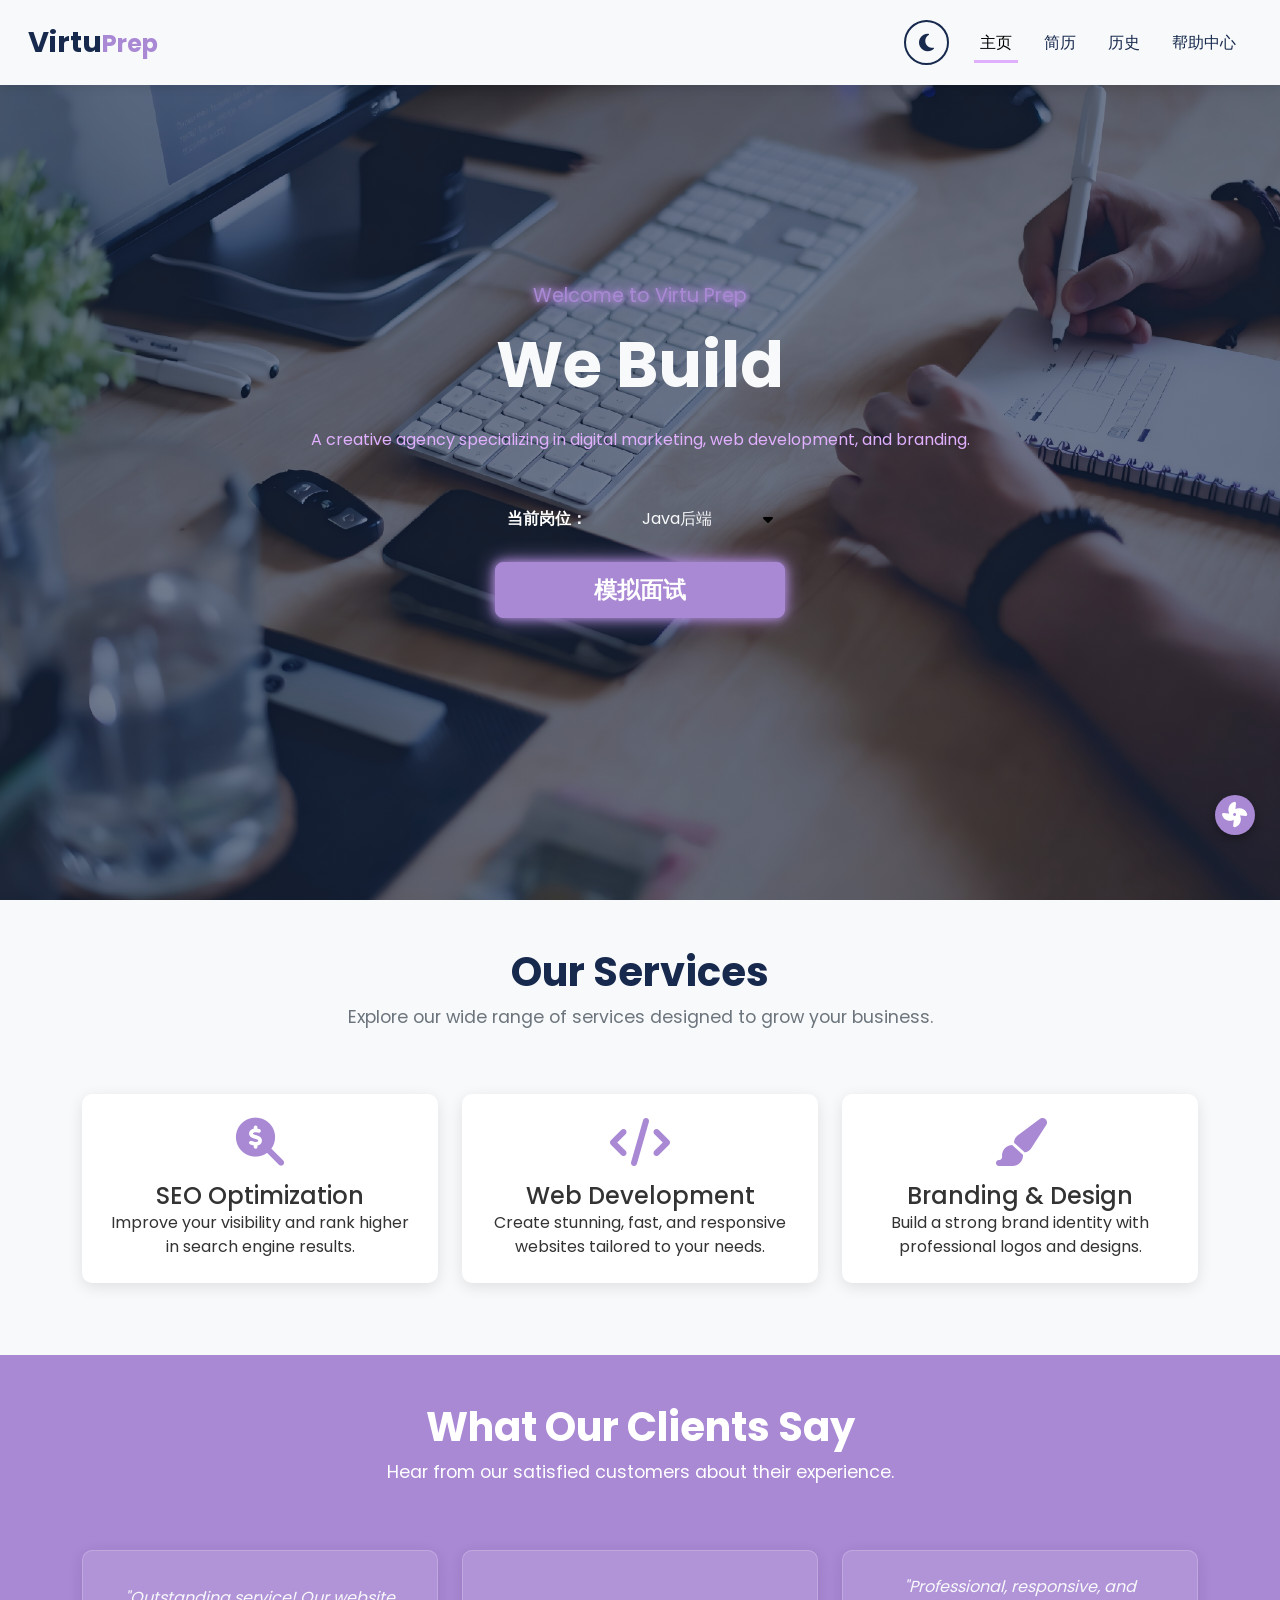
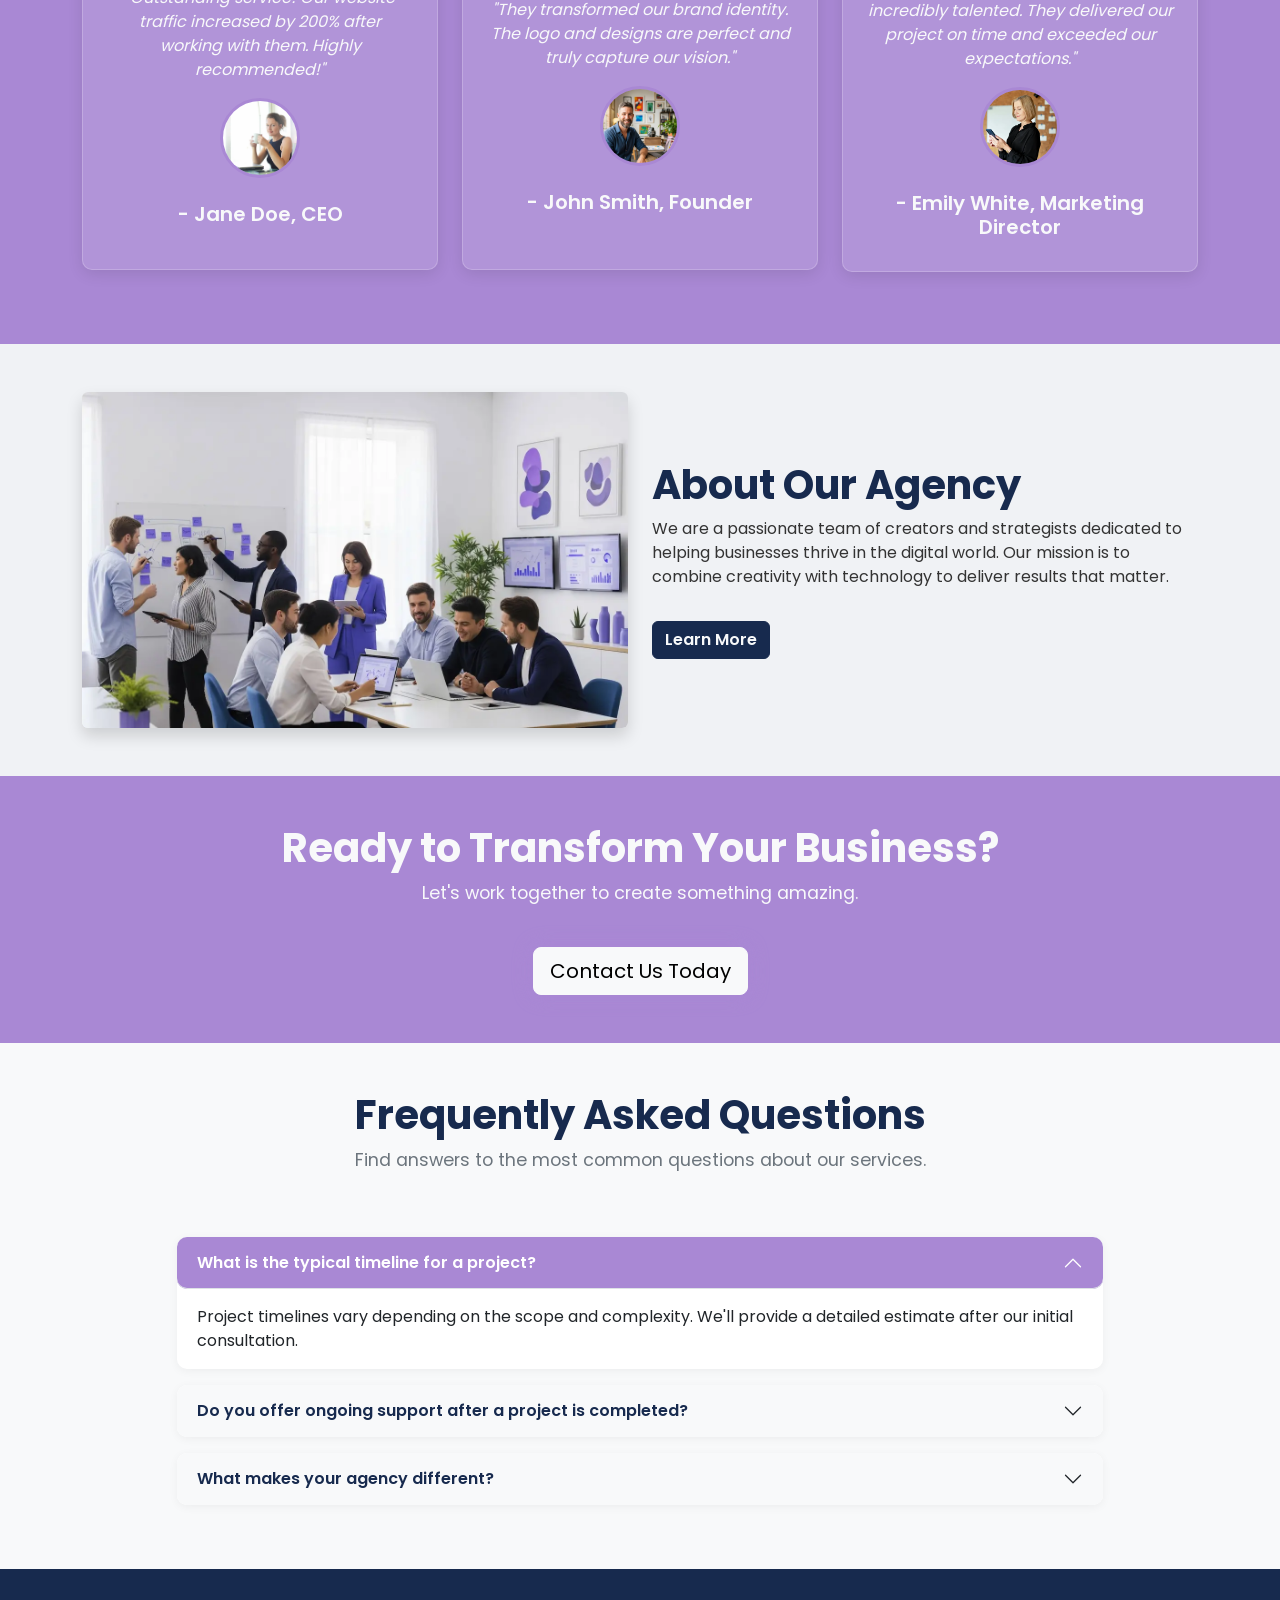
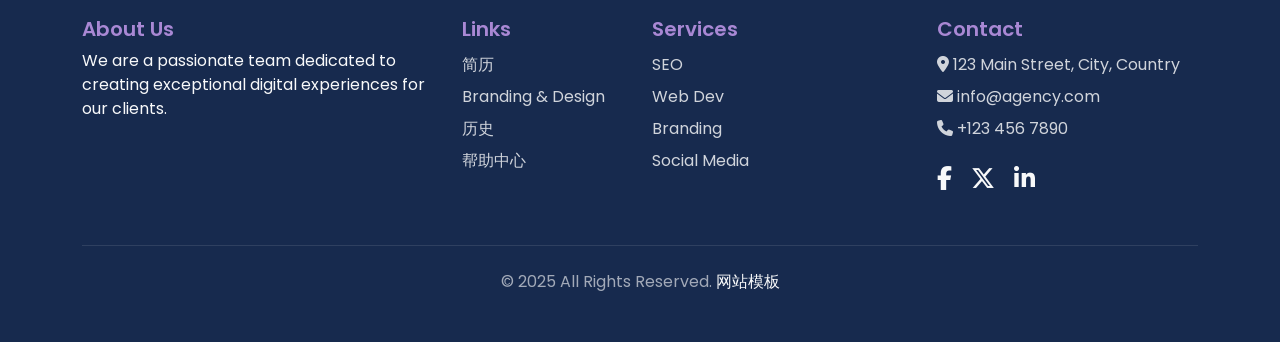
<file: home_page/html/index.html>
<!DOCTYPE html>
<html lang="en">

<head>
    <meta charset="UTF-8">
    <meta name="viewport" content="width=device-width, initial-scale=1.0">
    <title>Virtu Prep</title>
    <link rel="icon" href="生成特定风格图片.png" type="image/png">

    <link rel="preload" as="image" href="assets/images/hero-video-gen.png">

    <link rel="preload" href="assets/vendors/swiper/swiper-bundle.min.css" as="style"
        onload="this.onload=null;this.rel='stylesheet'">
    <noscript>
        <link rel="stylesheet" href="assets/vendors/swiper/swiper-bundle.min.css">
    </noscript>
    <link rel="preload" href="assets/vendors/bootstrap/css/bootstrap.min.css" as="style"
        onload="this.onload=null;this.rel='stylesheet'">
    <noscript>
        <link rel="stylesheet" href="assets/vendors/bootstrap/css/bootstrap.min.css">
    </noscript>
    <link rel="preload" href="assets/vendors/fontawesome/css/all.min.css" as="style"
        onload="this.onload=null;this.rel='stylesheet'">
    <noscript>
        <link rel="stylesheet" href="assets/vendors/fontawesome/css/all.min.css">
    </noscript>

    <link rel="stylesheet" href="assets/vendors/fonts/poppins/poppins.css">

    <link rel="preload" href="assets/vendors/aos/css/aos.css" as="style"
        onload="this.onload=null;this.rel='stylesheet'">
    <noscript>
        <link rel="stylesheet" href="assets/vendors/aos/css/aos.css">
    </noscript>

    <link rel="stylesheet" href="assets/css/style.css">
</head>

<body>
    <div id="snowfall-container"></div>
    <div id="preloader">
        <div class="cube-container">
            <div class="cube cube-1"></div>
            <div class="cube cube-2"></div>
            <div class="cube cube-3"></div>
            <div class="cube cube-4"></div>
        </div>
    </div>

    <header class="main-header fixed-top">
        <nav class="navbar navbar-expand-lg px-3 py-3">
            <div class="container-fluid">
                <div class="d-flex align-items-center w-100 justify-content-between">
                    <a class="navbar-brand me-0" href="index.html">
                        <span class="logo-main">Virtu</span><span class="logo-secondary">Prep</span>
                    </a>
                    <button class="navbar-toggler d-block d-lg-none" type="button" id="mobile-menu-toggle"
                        aria-label="mobile menu toggle">
                        <span class="fa-solid fa-bars menu-icon"></span>
                    </button>
                    <div class="theme-toggle-container">
                        <button id="theme-toggle-btn" class="theme-toggle-btn" aria-label="Toggle Dark/Light Mode">
                            <i class="fas fa-moon"></i>
                        </button>
                    </div>
                </div>

                <div class="collapse navbar-collapse justify-content-end d-none d-lg-block" id="navbarNav">
                    <ul class="navbar-nav desktop-nav">
                        <li class="nav-item">
                            <a class="nav-link active" aria-current="page" href="index.html">主页</a>
                        </li>
                        <li class="nav-item">
                            <a class="nav-link" href="about.html">简历</a>
                        </li>
                        <li class="nav-item">
                            <a class="nav-link" href="pricing.html">历史</a>
                        </li>
                        <li class="nav-item">
                            <a class="nav-link" href="contact.html">帮助中心</a>
                        </li>
                    </ul>
                </div>
            </div>
        </nav>

        <div class="mega-menu-container position-absolute w-100" id="mega-menu">
            <div class="container-fluid px-5 py-4">
                <div class="row">
                    <div class="col-lg-3 col-md-6 mb-4">
                        <h5 class="mega-menu-title">Digital Marketing</h5>
                        <ul class="mega-menu-list list-unstyled">
                            <li><a href="services.html">SEO</a></li>
                            <li><a href="services.html">Content Marketing</a></li>
                            <li><a href="services.html">Social Media</a></li>
                            <li><a href="services.html">PPC Campaigns</a></li>
                        </ul>
                    </div>
                    <div class="col-lg-3 col-md-6 mb-4">
                        <h5 class="mega-menu-title">Web Development</h5>
                        <ul class="mega-menu-list list-unstyled">
                            <li><a href="services.html">Front-End</a></li>
                            <li><a href="services.html">Back-End</a></li>
                            <li><a href="services.html">E-commerce</a></li>
                            <li><a href="services.html">CMS Solutions</a></li>
                        </ul>
                    </div>
                    <div class="col-lg-3 col-md-6 mb-4">
                        <h5 class="mega-menu-title">Branding & Design</h5>
                        <ul class="mega-menu-list list-unstyled">
                            <li><a href="services.html">Brand Strategy</a></li>
                            <li><a href="services.html">Logo Design</a></li>
                            <li><a href="services.html">UI/UX Design</a></li>
                            <li><a href="services.html">Graphic Design</a></li>
                        </ul>
                    </div>
                    <div class="col-lg-3 col-md-6 promo-box text-center p-4">
                        <h4 class="text-light">Ready to start your project?</h4>
                        <p>Contact us to discuss your ideas and get a free quote today!</p>
                        <a href="#" class="btn btn-outline-light mt-3">Get a Free Quote</a>
                    </div>
                </div>
            </div>
        </div>
    </header>

    <div class="mobile-menu-popup" id="mobile-menu-popup">
        <span class="fa-solid fa-xmark close-btn" id="mobile-menu-close"></span>
        <ul class="mobile-nav-list list-unstyled text-center">
            <li><a class="active" href="index.html">主页</a></li>
            <li>
                <div class="d-flex align-items-center justify-content-center">
                    <a href="services.html">Services</a>
                    <span class="mobile-dropdown-toggle ms-2" data-bs-toggle="collapse"
                        data-bs-target="#mobileMegaMenu">
                        <i class="fas fa-plus"></i>
                    </span>
                </div>
                <div class="collapse mega-menu-mobile mt-3" id="mobileMegaMenu">
                    <ul class="list-unstyled">
                        <li><a href="services.html">Digital Marketing</a></li>
                        <li><a href="services.html">Web Development</a></li>
                        <li><a href="services.html">Branding & Design</a></li>
                    </ul>

                </div>
            </li>
            <li><a href="about.html">简历</a></li>
            <li><a href="pricing.html">历史</a></li>
            <li><a href="contact.html">帮助中心</a></li>
        </ul>
        <div class="social-icons mt-4">
            <a href="#" aria-label="Facebook"><i class="fab fa-facebook-f"></i></a>
            <a href="#" aria-label="Twitter"><i class="fab fa-x-twitter"></i></a>
            <a href="#" aria-label="LinkedIn"><i class="fab fa-linkedin-in"></i></a>
        </div>
    </div>

    <section class="hero-section text-center d-flex align-items-center justify-content-center">
        <div class="hero-overlay"></div>
        <div class="hero-background-reveal to-right"></div>
        <div class="container">
            <p class="hero-subtitle mb-3" data-aos="fade-up">Welcome to Virtu Prep</p>
            <h1 class="hero-title" data-aos="fade-up" data-aos-delay="200">
                We Build 
            </h1>
            <p class="hero-description mt-4 mb-5" data-aos="fade-up" data-aos-delay="400">
                <span style="color: #E0B0FF;">A creative agency specializing in digital marketing, web development, and branding.</span>
            </p>
            
            <!-- Job Selector Dropdown -->
            <div class="job-selector-container mb-4" data-aos="fade-up" data-aos-delay="500">
                <div class="custom-dropdown" tabindex="0">
                    <div class="dropdown-trigger">
                        <span class="dropdown-label">当前岗位：</span>
                        <span class="selected-value">Java后端</span>
                        <i class="fas fa-caret-down dropdown-arrow"></i>
                    </div>
                    <ul class="dropdown-options">
                        <li data-value="Java后端" class="selected">Java后端 <i class="fas fa-check check-icon"></i></li>
                        <li data-value="Web前端">Web前端 <i class="fas fa-check check-icon" style="display:none"></i></li>
                        <li data-value="Python算法">Python算法 <i class="fas fa-check check-icon" style="display:none"></i></li>
                    </ul>
                </div>
            </div>

            <a href="#" id="start-interview-btn" class="btn btn-primary btn-lg" data-aos="fade-up" data-aos-delay="600">模拟面试</a>
        </div>
    </section>

    <section class="services-section py-5">
        <div class="container">
            <div class="row text-center mb-5">
                <div class="col-lg-8 mx-auto">
                    <h2 class="section-title" data-aos="fade-up">Our Services</h2>
                    <p class="section-subtitle" data-aos="fade-up" data-aos-delay="100">
                        Explore our wide range of services designed to grow your business.
                    </p>
                </div>
            </div>
            <div class="row">
                <div class="col-md-4 mb-4" data-aos="fade-up">
                    <div class="service-card p-4 text-center">
                        <i class="fas fa-search-dollar fa-3x mb-3"></i>
                        <h4 class="card-title">SEO Optimization</h4>
                        <p class="card-text">Improve your visibility and rank higher in search engine results.</p>
                    </div>
                </div>
                <div class="col-md-4 mb-4" data-aos="fade-up" data-aos-delay="100">
                    <div class="service-card p-4 text-center">
                        <i class="fas fa-code fa-3x mb-3"></i>
                        <h4 class="card-title">Web Development</h4>
                        <p class="card-text">Create stunning, fast, and responsive websites tailored to your needs.</p>
                    </div>
                </div>
                <div class="col-md-4 mb-4" data-aos="fade-up" data-aos-delay="200">
                    <div class="service-card p-4 text-center">
                        <i class="fas fa-paint-brush fa-3x mb-3"></i>
                        <h4 class="card-title">Branding & Design</h4>
                        <p class="card-text">Build a strong brand identity with professional logos and designs.</p>
                    </div>
                </div>
            </div>
        </div>
    </section>

    <section class="testimonials-section py-5 bg-light-purple">
        <div class="background-reveal bg-secondary-reveal to-left"></div>
        <div class="container">
            <div class="row text-center mb-5">
                <div class="col-lg-8 mx-auto">
                    <h2 class="section-title text-white" data-aos="fade-up">What Our Clients Say</h2>
                    <p class="section-subtitle text-white" data-aos="fade-up" data-aos-delay="100">
                        Hear from our satisfied customers about their experience.
                    </p>
                </div>
            </div>
            <div class="row justify-content-center">
                <div class="col-md-6 col-lg-4 mb-4" data-aos="fade-in">
                    <div class="testimonial-card p-4 text-center">
                        <p class="testimonial-text">"Outstanding service! Our website traffic increased by 200% after
                            working with them. Highly recommended!"</p>
                        <img src="assets/images/jane-doe.webp" class="testimonial-author-img rounded-circle mb-2"
                            alt="Jane Doe" loading="lazy">
                        <h5 class="testimonial-author mt-3">- Jane Doe, CEO</h5>
                    </div>
                </div>
                <div class="col-md-6 col-lg-4 mb-4" data-aos="fade-in" data-aos-delay="100">
                    <div class="testimonial-card p-4 text-center">
                        <p class="testimonial-text">"They transformed our brand identity. The logo and designs are
                            perfect and truly capture our vision."</p>
                        <img src="assets/images/john-smith.webp" class="testimonial-author-img rounded-circle mb-2"
                            alt="John Smith" loading="lazy">
                        <h5 class="testimonial-author mt-3">- John Smith, Founder</h5>
                    </div>
                </div>
                <div class="col-md-6 col-lg-4 mb-4" data-aos="fade-in" data-aos-delay="200">
                    <div class="testimonial-card p-4 text-center">
                        <p class="testimonial-text">"Professional, responsive, and incredibly talented. They delivered
                            our project on time and exceeded our expectations."</p>
                        <img src="assets/images/emily-white.webp" class="testimonial-author-img rounded-circle mb-2"
                            alt="Emily White" loading="lazy">
                        <h5 class="testimonial-author mt-3">- Emily White, Marketing Director</h5>
                    </div>
                </div>
            </div>
        </div>
    </section>

    <section class="about-section py-5">
        <div class="container">
            <div class="row align-items-center">
                <div class="col-lg-6 mb-4 mb-lg-0" data-aos="fade-up">
                    <img src="assets/images/about-image.webp" class="img-fluid rounded shadow" alt="About Us"
                        loading="lazy">
                </div>
                <div class="col-lg-6" data-aos="fade-up">
                    <h2 class="section-title">About Our Agency</h2>
                    <p>
                        We are a passionate team of creators and strategists dedicated to helping businesses thrive in
                        the digital world. Our mission is to combine creativity with technology to deliver results that
                        matter.
                    </p>
                    <a href="#" class="btn btn-secondary mt-3">Learn More</a>
                </div>
            </div>
        </div>
    </section>

    <section class="cta-section py-5 text-center">
        <div class="container">
            <h2 class="section-title text-light" data-aos="fade-in">Ready to Transform Your Business?</h2>
            <p class="section-subtitle text-light" data-aos="fade-in" data-aos-delay="100">
                Let's work together to create something amazing.
            </p>
            <a href="contact.html" class="btn btn-light btn-lg mt-4" data-aos="fade-in" data-aos-delay="200">Contact Us
                Today</a>
        </div>
    </section>

    <section class="faq-section py-5">
        <div class="container">
            <div class="row text-center mb-5">
                <div class="col-lg-8 mx-auto">
                    <h2 class="section-title" data-aos="fade-up">Frequently Asked Questions</h2>
                    <p class="section-subtitle" data-aos="fade-up" data-aos-delay="100">
                        Find answers to the most common questions about our services.
                    </p>
                </div>
            </div>
            <div class="row justify-content-center">
                <div class="col-lg-10">
                    <div class="accordion" id="faqAccordion">
                        <div class="accordion-item" data-aos="fade-in">
                            <h2 class="accordion-header" id="headingOne">
                                <button class="accordion-button" type="button" data-bs-toggle="collapse"
                                    data-bs-target="#collapseOne" aria-expanded="true" aria-controls="collapseOne">
                                    What is the typical timeline for a project?
                                </button>
                            </h2>
                            <div id="collapseOne" class="accordion-collapse collapse show" aria-labelledby="headingOne"
                                data-bs-parent="#faqAccordion">
                                <div class="accordion-body">
                                    Project timelines vary depending on the scope and complexity. We'll provide a
                                    detailed estimate after our initial consultation.
                                </div>
                            </div>
                        </div>
                        <div class="accordion-item" data-aos="fade-in" data-aos-delay="100">
                            <h2 class="accordion-header" id="headingTwo">
                                <button class="accordion-button collapsed" type="button" data-bs-toggle="collapse"
                                    data-bs-target="#collapseTwo" aria-expanded="false" aria-controls="collapseTwo">
                                    Do you offer ongoing support after a project is completed?
                                </button>
                            </h2>
                            <div id="collapseTwo" class="accordion-collapse collapse" aria-labelledby="headingTwo"
                                data-bs-parent="#faqAccordion">
                                <div class="accordion-body">
                                    Yes, we offer various support and maintenance packages to ensure your digital
                                    presence remains up-to-date and secure.
                                </div>
                            </div>
                        </div>
                        <div class="accordion-item" data-aos="fade-in" data-aos-delay="200">
                            <h2 class="accordion-header" id="headingThree">
                                <button class="accordion-button collapsed" type="button" data-bs-toggle="collapse"
                                    data-bs-target="#collapseThree" aria-expanded="false" aria-controls="collapseThree">
                                    What makes your agency different?
                                </button>
                            </h2>
                            <div id="collapseThree" class="accordion-collapse collapse" aria-labelledby="headingThree"
                                data-bs-parent="#faqAccordion">
                                <div class="accordion-body">
                                    Our approach is client-centric, focusing on understanding your unique goals to
                                    deliver tailored, high-impact solutions.
                                </div>
                            </div>
                        </div>
                    </div>
                </div>
            </div>
        </div>
    </section>

    <footer class="main-footer py-5">
        <div class="container">
            <div class="row">
                <div class="col-lg-4 mb-4">
                    <h5 class="footer-title">About Us</h5>
                    <p class="footer-description">We are a passionate team dedicated to creating exceptional digital
                        experiences for our clients.</p>
                </div>
                <div class="col-lg-2 col-md-4 mb-4">
                    <h5 class="footer-title">Links</h5>
                    <ul class="footer-links list-unstyled">
                        <li><a href="about.html">简历</a></li>
                        <li><a href="services.html">Branding & Design</a></li>
                        <li><a href="pricing.html">历史</a></li>
                        <li><a href="contact.html">帮助中心</a></li>
                    </ul>
                </div>
                <div class="col-lg-3 col-md-4 mb-4">
                    <h5 class="footer-title">Services</h5>
                    <ul class="footer-links list-unstyled">
                        <li><a href="#">SEO</a></li>
                        <li><a href="#">Web Dev</a></li>
                        <li><a href="#">Branding</a></li>
                        <li><a href="#">Social Media</a></li>
                    </ul>
                </div>
                <div class="col-lg-3 col-md-4 mb-4">
                    <h5 class="footer-title">Contact</h5>
                    <ul class="footer-contact-info list-unstyled">
                        <li><i class="fas fa-map-marker-alt"></i> 123 Main Street, City, Country</li>
                        <li><i class="fas fa-envelope"></i> info@agency.com</li>
                        <li><i class="fas fa-phone"></i> +123 456 7890</li>
                    </ul>
                    <div class="social-icons mt-3">
                        <a href="#" aria-label="facebook"><i class="fab fa-facebook-f"></i></a>
                        <a href="#" aria-label="twitter"><i class="fab fa-x-twitter"></i></a>
                        <a href="#" aria-label="linkedin"><i class="fab fa-linkedin-in"></i></a>
                    </div>
                </div>
            </div>
            <div class="row mt-4">
                <div class="col-12 text-center">
                    <p class="copyright-text mb-0">&copy; 2025 All Rights Reserved. <a target="_blank" href="https://www.mobanwang.com/" title="网站模板" class="text-light">网站模板</a></p>
                </div>
            </div>
        </div>
    </footer>

    <a href="#" class="snowfall-toggle-btn" id="snowfall-toggle-btn" aria-label="Toggle Snowfall Effect" style="display: flex; align-items: center; justify-content: center;">
        <i class="fas fa-power-off"></i>
    </a>

    <a href="#" id="scroll-to-top" class="btn scroll-to-top-btn" aria-label="Scroll to Top">
        <i class="fas fa-chevron-up"></i>
    </a>

    <script src="assets/vendors/swiper/swiper-bundle.min.js" defer></script>
    <script src="assets/vendors/bootstrap/js/bootstrap.bundle.min.js" defer></script>
    <script src="assets/vendors/aos/js/aos.js" defer></script>
    <script src="assets/js/main.js" defer></script>
</body>

</html>
</file>
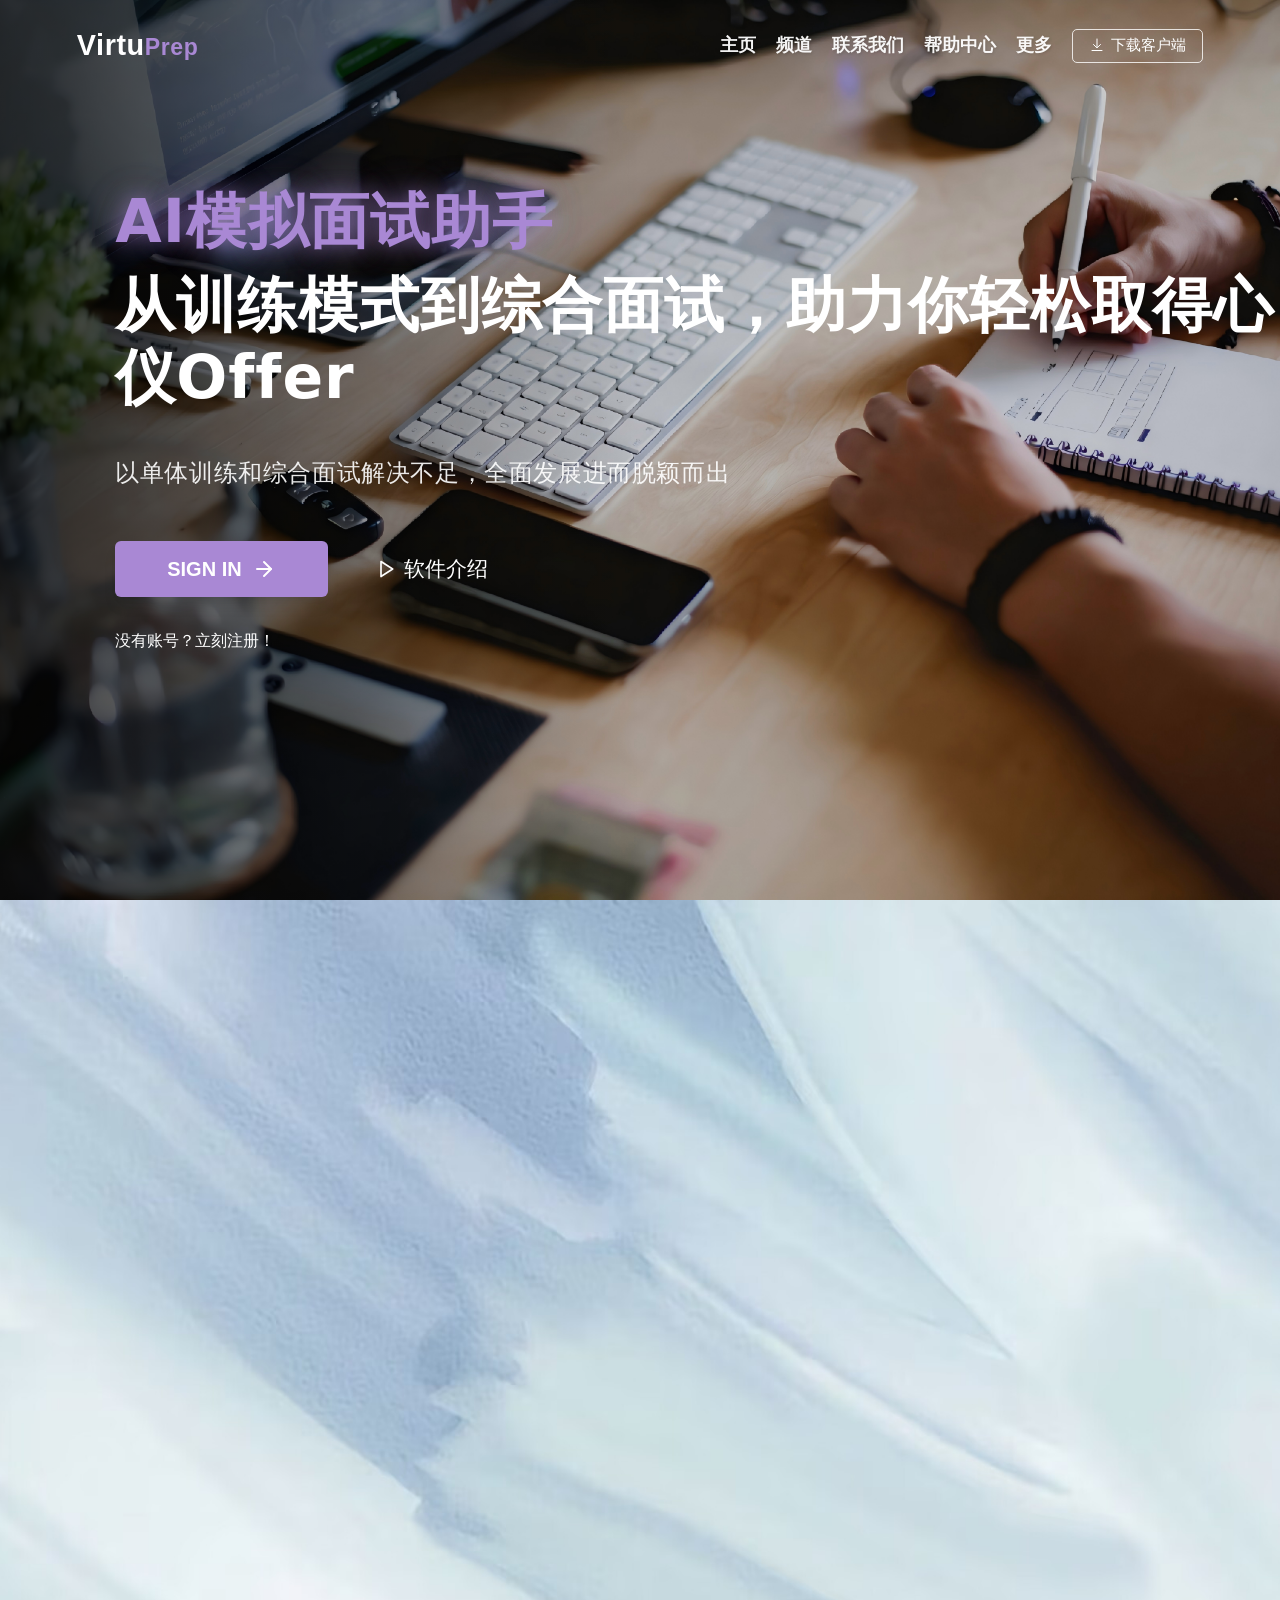
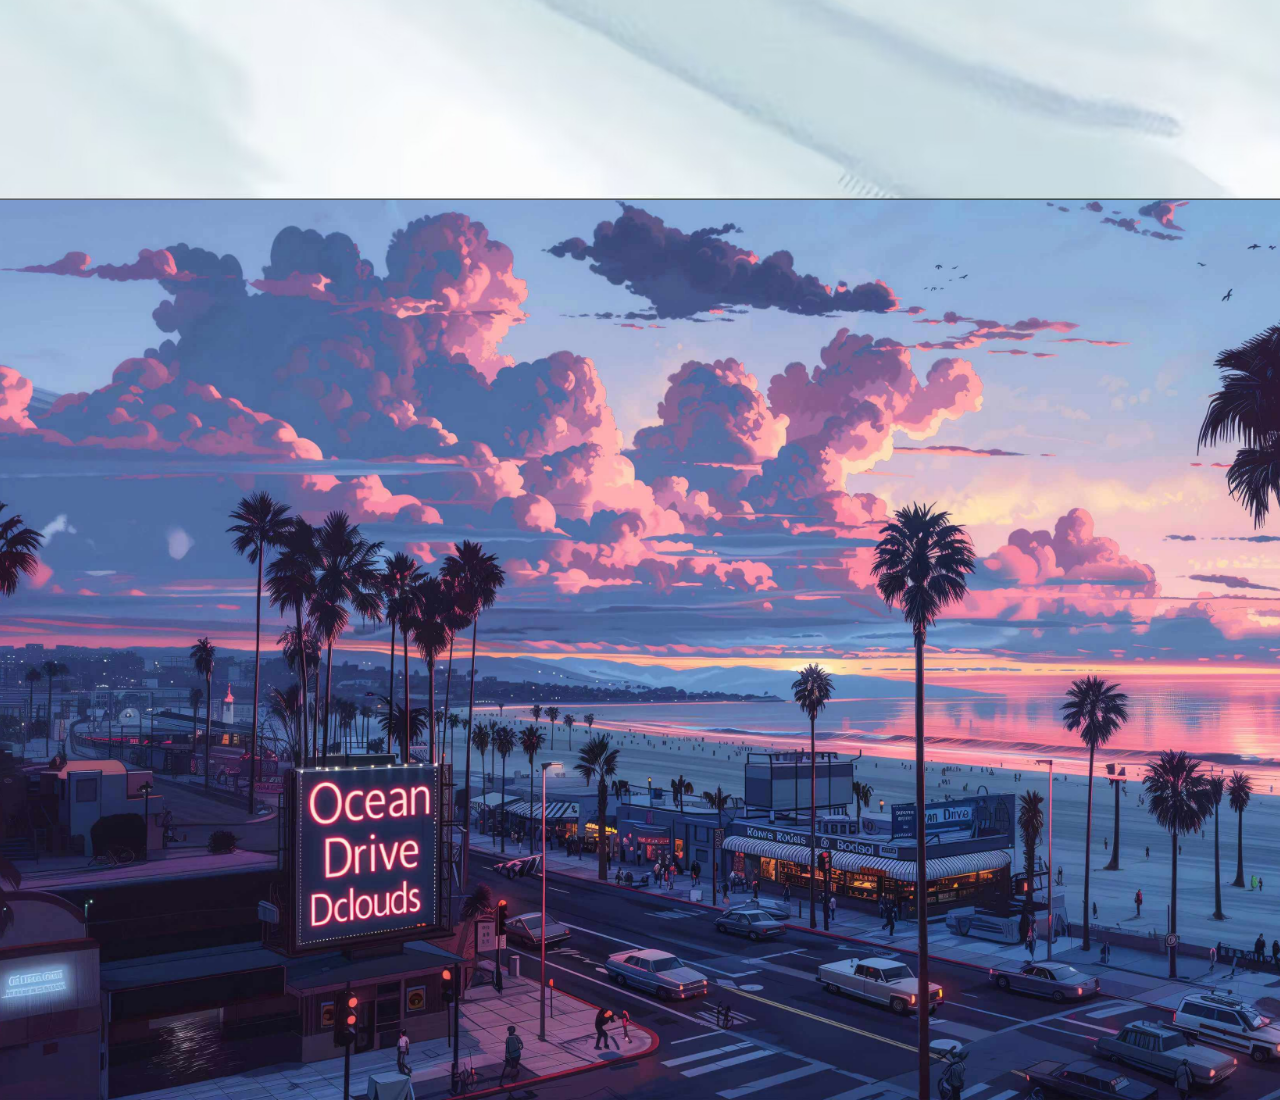
<file: login-page/login.html>
<!doctype html>
<html lang="zh-CN">
<head>
  <meta charset="utf-8">
  <meta name="viewport" content="width=device-width, initial-scale=1">
  <title>Virtu Prep</title>
  <link rel="icon" href="../static/images/custom_favicon.png" type="image/png">
  <link rel="preload" as="image" href="../static/images/hero_bg.png">
  <link rel="stylesheet" href="login.css">
</head>
<body class="page page--login">
  <div class="bg" aria-hidden="true"></div>

  <header class="header">
    <div class="header__inner">
      <div class="brand">Virtu<span class="logo-secondary">Prep</span></div>
      <nav class="nav" aria-label="主导航">
        <ul class="nav__list">
          <li class="nav__item"><a class="nav__link" href="#">主页</a></li>
          <li class="nav__item"><a class="nav__link" href="#">频道</a></li>
          <li class="nav__item"><a class="nav__link" href="#">联系我们</a></li>
          <li class="nav__item"><a class="nav__link" href="#">帮助中心</a></li>
          <li class="nav__item"><a class="nav__link" href="#">更多</a></li>
          <li class="nav__item nav__item--download">
            <a class="nav__download" href="#" data-download-btn>
              <span class="nav__download-icon" aria-hidden="true">
                <svg width="16" height="16" viewBox="0 0 16 16" fill="none" xmlns="http://www.w3.org/2000/svg" role="img" focusable="false">
                  <path d="M8 1v8" stroke="currentColor" stroke-width="1" stroke-linecap="round"/>
                  <path d="M4.5 6.5 8 9.9l3.5-3.4" stroke="currentColor" stroke-width="1" stroke-linecap="round" stroke-linejoin="round"/>
                  <path d="M3 12.5h10" stroke="currentColor" stroke-width="1" stroke-linecap="round"/>
                </svg>
              </span>
              <span class="nav__download-text">下载客户端</span>
            </a>
          </li>
        </ul>
      </nav>
    </div>
  </header>

  <main class="hero" role="main">
    <div class="hero__content">
      <div class="hero__text-block">
        <h1 class="hero__heading-group">
          <div class="hero__title">AI模拟面试助手</div>
          <div class="hero__subtitle">从训练模式到综合面试，助力你轻松取得心仪Offer</div>
        </h1>
        <p class="hero__desc">以单体训练和综合面试解决不足，全面发展进而脱颖而出</p>
      </div>
      <div class="hero__actions">
        <button class="btn btn--primary hero__cta" type="button" data-sign-in>
          <span class="btn__text">SIGN IN</span>
          <span class="btn__icon" aria-hidden="true">
            <svg xmlns="http://www.w3.org/2000/svg" width="24" height="24" viewBox="0 0 24 24" fill="none" stroke="currentColor" stroke-width="2" stroke-linecap="round" stroke-linejoin="round" class="lucide lucide-arrow-right w-6 h-6 ml-2" aria-hidden="true"><path d="M5 12h14"></path><path d="m12 5 7 7-7 7"></path></svg>
          </span>
        </button>
        <div class="hero__intro">
          <span class="hero__intro-icon" aria-hidden="true">
            <svg xmlns="http://www.w3.org/2000/svg" width="20" height="20" viewBox="0 0 24 24" fill="none" stroke="currentColor" stroke-width="2" stroke-linecap="round" stroke-linejoin="round" class="lucide lucide-play w-5 h-5 mr-2"><polygon points="6 3 20 12 6 21 6 3"/></svg>
          </span>
          <span class="hero__intro-text">软件介绍</span>
        </div>
      </div>
      <p class="hero__register">没有账号？<a class="hero__register-link" href="#" data-register>立刻注册！</a></p>
    </div>
  </main>

  <section class="scroll-background" aria-hidden="true"></section>

  <!-- 新增：第二个滚动可见背景图 -->
  <section class="scroll-background-2" aria-hidden="true"></section>

  <!-- 登录弹窗容器 -->
  <div class="login-overlay" aria-hidden="true" id="login-overlay">
    <div class="login-card">
      <h2 class="login-title">LOGIN</h2>
      <form class="login-form" id="login-form">
        <div class="input-group">
          <input type="text" placeholder="User" class="login-input" id="email" required>
        </div>
        <div class="input-group">
          <input type="password" placeholder="Password" class="login-input" id="password" required>
          <span class="input-icon">
            <svg xmlns="http://www.w3.org/2000/svg" width="16" height="16" viewBox="0 0 24 24" fill="none" stroke="currentColor" stroke-width="2" stroke-linecap="round" stroke-linejoin="round" class="text-gray-400"><rect width="18" height="12" x="3" y="6" rx="2" ry="2"/><path d="M2 10h20"/><path d="M6 14h2"/><path d="M10 14h2"/><path d="M14 14h2"/><path d="M18 14h2"/><path d="M10 18h4"/></svg>
          </span>
        </div>
        
        <div class="login-options">
          <label class="toggle-switch">
            <input type="checkbox">
            <span class="toggle-slider"></span>
            <span class="toggle-label">REMEMBER ME</span>
          </label>
          <a href="#" class="forgot-link">FORGOT PASSWORD?</a>
        </div>

        <button type="submit" class="btn btn--primary login-submit-btn">SIGN IN</button>
      </form>
    </div>
    <!-- 点击背景返回 -->
    <div class="login-backdrop-click-area" id="login-backdrop"></div>
  </div>

  <!-- 返回顶部按钮 -->
  <button id="back-to-top" class="back-to-top" aria-label="返回顶部" hidden>
    <svg xmlns="http://www.w3.org/2000/svg" width="24" height="24" viewBox="0 0 24 24" fill="none" stroke="currentColor" stroke-width="2" stroke-linecap="round" stroke-linejoin="round">
      <path d="m18 15-6-6-6 6"/>
    </svg>
    <span class="sr-only">返回顶部</span>
  </button>

  <script src="login.js" defer></script>
</body>
</html>
</file>
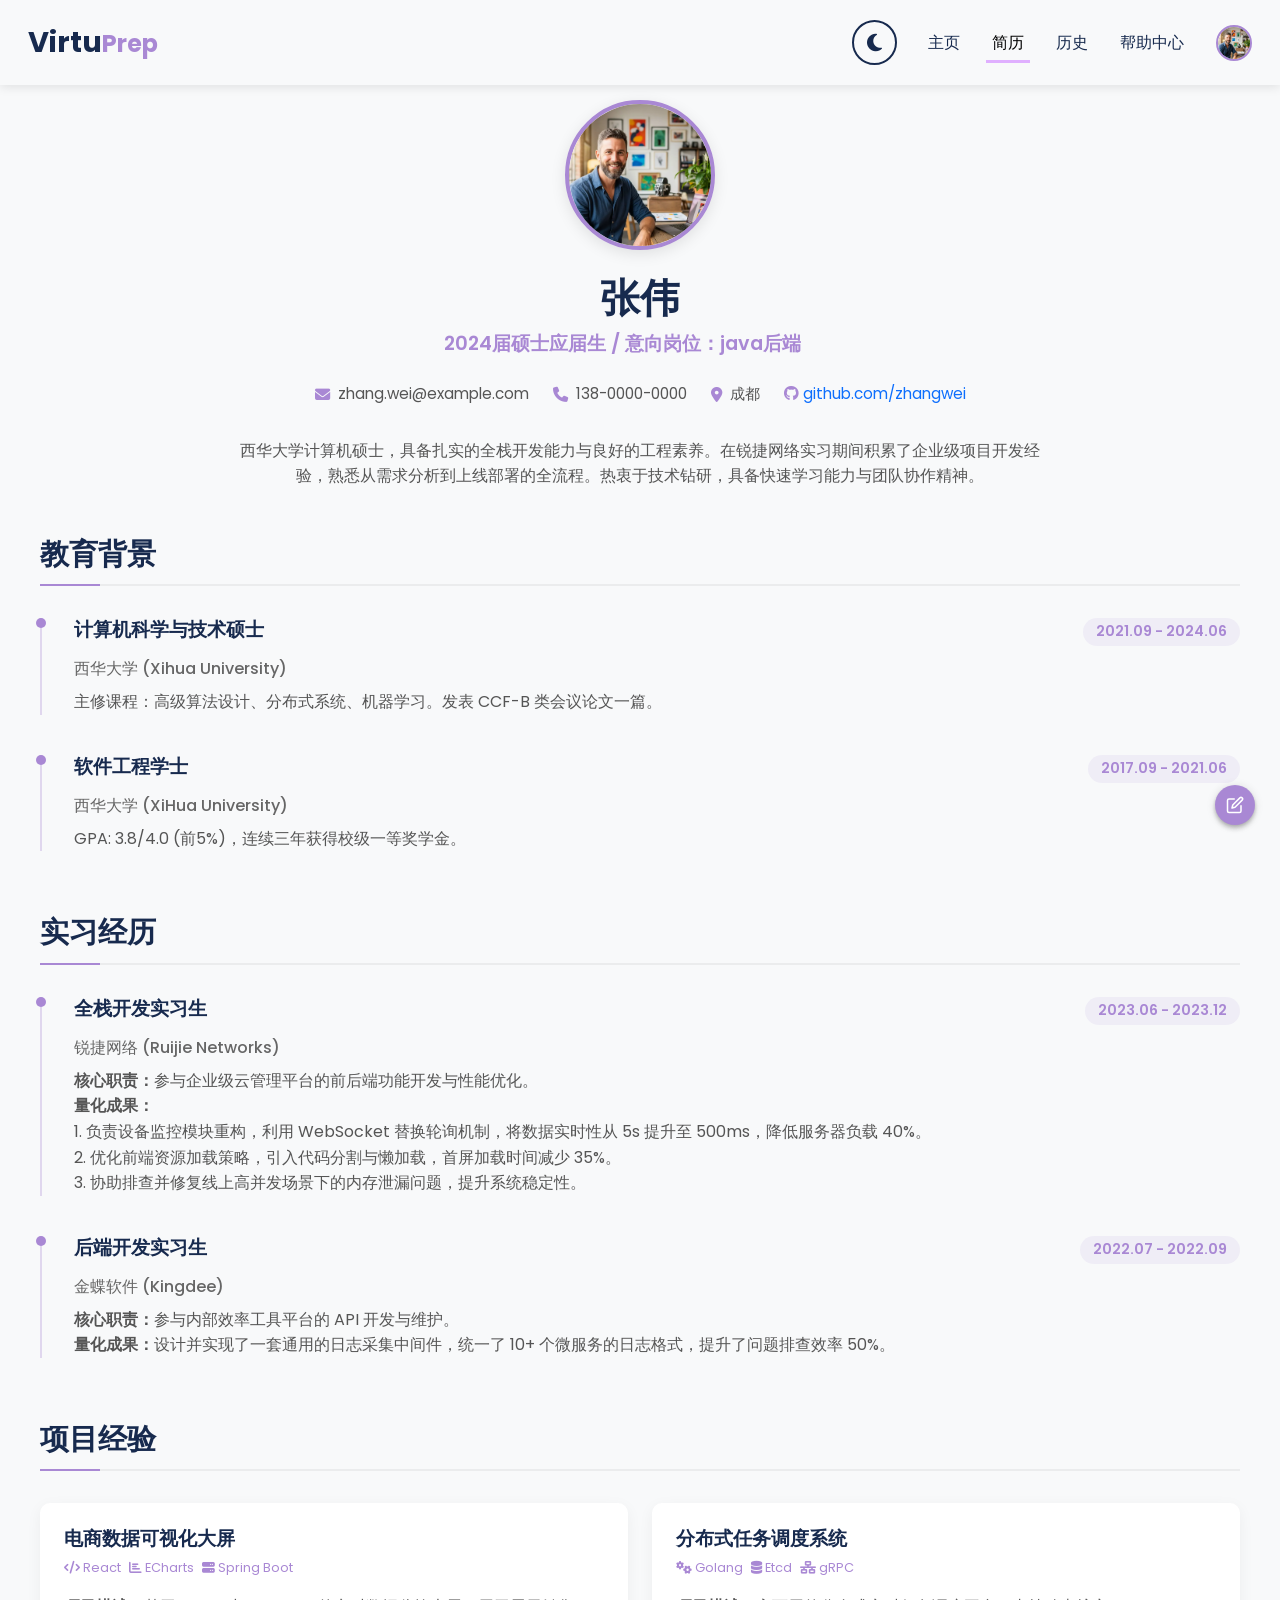
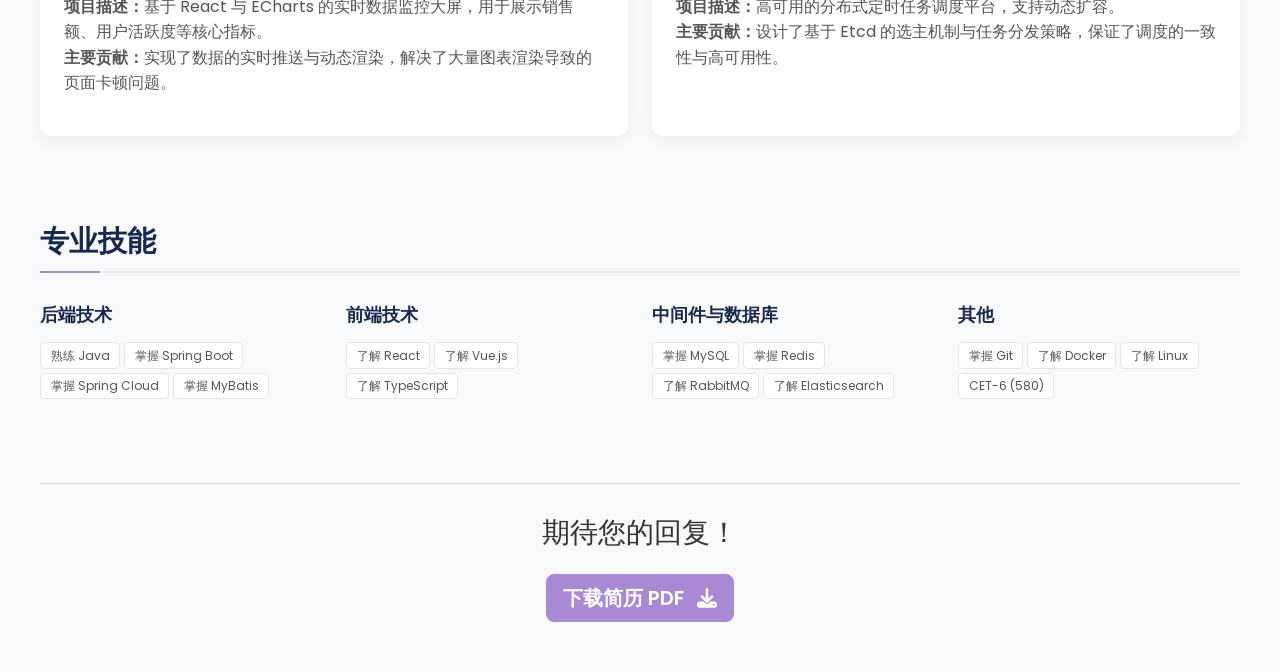
<file: home_page/html/about.html>
<!DOCTYPE html><html lang="zh-CN"><head><meta charset="UTF-8"><meta name="viewport" content="width=device-width, initial-scale=1.0"><title>Virtu Prep - 个人简历</title><link rel="icon" href="生成特定风格图片.png" type="image/png"><link rel="preload" href="assets/vendors/swiper/swiper-bundle.min.css" as="style"
onload="this.onload=null;this.rel='stylesheet'"><noscript><link rel="stylesheet" href="assets/vendors/swiper/swiper-bundle.min.css"></noscript><link rel="preload" href="assets/vendors/bootstrap/css/bootstrap.min.css" as="style"
onload="this.onload=null;this.rel='stylesheet'"><noscript><link rel="stylesheet" href="assets/vendors/bootstrap/css/bootstrap.min.css"></noscript><link rel="preload" href="assets/vendors/fontawesome/css/all.min.css" as="style"
onload="this.onload=null;this.rel='stylesheet'"><noscript><link rel="stylesheet" href="assets/vendors/fontawesome/css/all.min.css"></noscript><link rel="stylesheet" href="assets/vendors/fonts/poppins/poppins.css"><link rel="preload" href="assets/vendors/aos/css/aos.css" as="style"
onload="this.onload=null;this.rel='stylesheet'"><noscript><link rel="stylesheet" href="assets/vendors/aos/css/aos.css"></noscript><link rel="stylesheet" href="assets/css/style.min.css"><link rel="stylesheet" href="assets/css/editor.css"><style>.resume-container{padding-top:100px;padding-bottom:50px;max-width:1200px;margin:0 auto;}.resume-header{text-align:center;margin-bottom:3rem;animation:fadeIn 0.8s ease-out;}.resume-avatar{width:150px;height:150px;border-radius:50%;object-fit:cover;border:4px solid var(--primary-color);margin-bottom:1.5rem;box-shadow:0 4px 15px rgba(0,0,0,0.1);}.resume-name{font-size:2.5rem;font-weight:700;color:var(--secondary-color);margin-bottom:0.5rem;}.resume-title{font-size:1.2rem;color:var(--primary-color);font-weight:600;margin-bottom:1.5rem;}.resume-contact-info{display:flex;justify-content:center;flex-wrap:wrap;gap:1.5rem;margin-bottom:2rem;}.resume-contact-item{display:flex;align-items:center;gap:0.5rem;color:#555;font-size:0.95rem;}.resume-contact-item i{color:var(--primary-color);}.resume-section{margin-bottom:4rem;animation:slideUp 0.8s ease-out forwards;opacity:0;}.resume-section:nth-child(1){animation-delay:0.1s;}.resume-section:nth-child(2){animation-delay:0.2s;}.resume-section:nth-child(3){animation-delay:0.3s;}.resume-section:nth-child(4){animation-delay:0.4s;}.resume-section:nth-child(5){animation-delay:0.5s;}.resume-section-title{font-size:1.8rem;font-weight:700;color:var(--secondary-color);margin-bottom:2rem;position:relative;padding-bottom:0.8rem;border-bottom:2px solid rgba(0,0,0,0.05);}.resume-section-title::after{content:'';position:absolute;bottom:-2px;left:0;width:60px;height:2px;background-color:var(--primary-color);}.resume-timeline-item{position:relative;padding-left:2rem;margin-bottom:2.5rem;border-left:2px solid rgba(169, 136, 212, 0.3);}.resume-timeline-item::before{content:'';position:absolute;left:-6px;top:0;width:10px;height:10px;border-radius:50%;background-color:var(--primary-color);}.resume-item-header{display:flex;justify-content:space-between;align-items:flex-start;margin-bottom:0.5rem;flex-wrap:wrap;}.resume-role{font-size:1.2rem;font-weight:600;color:var(--secondary-color);}.resume-company{font-size:1rem;color:#666;font-weight:500;}.resume-date{font-size:0.9rem;color:var(--primary-color);font-weight:600;background-color:rgba(169, 136, 212, 0.1);padding:0.2rem 0.8rem;border-radius:20px;}.resume-description{color:#555;line-height:1.6;margin-top:0.5rem;}.resume-skills-grid{display:grid;grid-template-columns:repeat(auto-fit, minmax(250px, 1fr));gap:1.5rem;}.resume-skill-category h4{font-size:1.1rem;font-weight:600;color:var(--secondary-color);margin-bottom:1rem;}.resume-skill-tags{display:flex;flex-wrap:wrap;gap:0.8rem;}.resume-skill-tag{background-color:#fff;border:1px solid rgba(0,0,0,0.1);padding:0.4rem 1rem;border-radius:5px;font-size:0.9rem;color:#555;transition:all 0.3s ease;}.resume-skill-tag:hover{background-color:#fff;color:#555;border-color:rgba(0,0,0,0.1);transform:none;}.resume-project-card{background-color:#fff;border-radius:10px;padding:1.5rem;box-shadow:0 4px 15px rgba(0,0,0,0.05);transition:transform 0.3s ease, box-shadow 0.3s ease;height:100%;}.resume-project-card:hover{transform:none;box-shadow:0 4px 15px rgba(0,0,0,0.05);}.resume-project-title{font-size:1.2rem;font-weight:600;color:var(--secondary-color);margin-bottom:0.5rem;}.resume-project-tech{display:flex;gap:0.5rem;margin-bottom:1rem;font-size:0.8rem;color:var(--primary-color);flex-wrap:wrap;}.resume-footer{text-align:center;margin-top:4rem;padding-top:2rem;border-top:1px solid rgba(0,0,0,0.1);}body.dark-mode .resume-name, body.dark-mode .resume-section-title, body.dark-mode .resume-role, body.dark-mode .resume-skill-category h4, body.dark-mode .resume-project-title{color:var(--dark-text-color-light);}body.dark-mode .resume-contact-item, body.dark-mode .resume-company, body.dark-mode .resume-description, body.dark-mode .resume-skill-tag{color:var(--dark-text-color-dark);}body.dark-mode .resume-skill-tag, body.dark-mode .resume-project-card{background-color:var(--dark-secondary-color);border-color:rgba(255,255,255,0.05);}body.dark-mode .resume-section-title{border-bottom-color:rgba(255,255,255,0.1);}body.dark-mode .resume-date{background-color:rgba(169, 136, 212, 0.2);}body.dark-mode .resume-skill-tag:hover{background-color:var(--dark-secondary-color);color:var(--dark-text-color-dark);}@keyframes slideUp{from{opacity:0;transform:translateY(20px);}to{opacity:1;transform:translateY(0);}}@media (max-width:768px){.resume-item-header{flex-direction:column;}.resume-date{margin-top:0.5rem;display:inline-block;}}</style></head><body data-edit-mode="false"><div id="snowfall-container"></div><div id="preloader"><div class="cube-container"><div class="cube cube-1"></div><div class="cube cube-2"></div><div class="cube cube-3"></div><div class="cube cube-4"></div></div></div><header class="main-header fixed-top"><nav class="navbar navbar-expand-lg px-3 py-3"><div class="container-fluid"><div class="d-flex align-items-center w-100 justify-content-between"><a class="navbar-brand me-0" href="index.html"><span class="logo-main">Virtu</span><span class="logo-secondary">Prep</span></a><button class="navbar-toggler d-block d-lg-none" type="button" id="mobile-menu-toggle"><span class="fa-solid fa-bars menu-icon"></span></button><div class="theme-toggle-container"><button id="theme-toggle-btn" class="theme-toggle-btn" aria-label="Toggle Dark/Light Mode"><i class="fas fa-moon"></i></button></div></div><div class="collapse navbar-collapse justify-content-end d-none d-lg-block" id="navbarNav"><ul class="navbar-nav desktop-nav"><li class="nav-item"><a class="nav-link" href="index.html">主页</a></li><li class="nav-item"><a class="nav-link active" aria-current="page" href="about.html">简历</a></li><li class="nav-item"><a class="nav-link" href="pricing.html">历史</a></li><li class="nav-item d-flex align-items-center"><a class="nav-link" href="contact.html">帮助中心</a>
<div class="avatar-container ms-3 position-relative">
    <img src="assets/images/john-smith.webp" alt="用户" class="nav-avatar" width="36" height="36">
    <div class="profile-dropdown-card" style="width: 160px;">
        <div class="profile-card-header" style="padding-left: 12px;">
            <img src="assets/images/john-smith.webp" alt="用户" width="32" height="32">
            <span class="profile-name">张伟</span>
        </div>
        <ul class="profile-menu-list list-unstyled mb-0" role="menu">
            <li role="presentation">
                <a href="#" class="profile-action-link" role="menuitem" aria-label="账号设置">
                    <svg class="profile-menu-icon" width="16" height="16" viewBox="0 0 24 24" fill="none" stroke="currentColor" stroke-width="2" stroke-linecap="round" stroke-linejoin="round" aria-hidden="true">
                        <path d="M20 21v-2a4 4 0 0 0-4-4H8a4 4 0 0 0-4 4v2"></path>
                        <circle cx="12" cy="7" r="4"></circle>
                    </svg>
                    账号设置
                </a>
            </li>
            <li role="presentation">
                <button class="profile-action-link profile-logout-btn" role="menuitem" aria-label="退出登录">
                    <svg class="profile-menu-icon" width="16" height="16" viewBox="0 0 24 24" fill="none" stroke="currentColor" stroke-width="2" stroke-linecap="round" stroke-linejoin="round" aria-hidden="true">
                        <path d="M9 21H5a2 2 0 0 1-2-2V5a2 2 0 0 1 2-2h4"></path>
                        <polyline points="16 17 21 12 16 7"></polyline>
                        <line x1="21" y1="12" x2="9" y2="12"></line>
                    </svg>
                    退出登录
                </button>
            </li>
        </ul>
    </div>
</div>
</li></ul></div></div></nav><div class="mega-menu-container position-absolute w-100" id="mega-menu"><div class="container-fluid px-5 py-4"><div class="row"><div class="col-lg-3 col-md-6 mb-4"><h5 class="mega-menu-title">Digital Marketing</h5><ul class="mega-menu-list list-unstyled"><li><a href="services.html">SEO</a></li><li><a href="services.html">Content Marketing</a></li><li><a href="services.html">Social Media</a></li><li><a href="services.html">PPC Campaigns</a></li></ul></div><div class="col-lg-3 col-md-6 mb-4"><h5 class="mega-menu-title">Web Development</h5><ul class="mega-menu-list list-unstyled"><li><a href="services.html">Front-End</a></li><li><a href="services.html">Back-End</a></li><li><a href="services.html">E-commerce</a></li><li><a href="services.html">CMS Solutions</a></li></ul></div><div class="col-lg-3 col-md-6 mb-4"><h5 class="mega-menu-title">Branding & Design</h5><ul class="mega-menu-list list-unstyled"><li><a href="services.html">Brand Strategy</a></li><li><a href="services.html">Logo Design</a></li><li><a href="services.html">UI/UX Design</a></li><li><a href="services.html">Graphic Design</a></li></ul></div><div class="col-lg-3 col-md-6 promo-box text-center p-4"><h4 class="text-light">Ready to start your project?</h4><p>Contact us to discuss your ideas and get a free quote today!</p><a href="#" class="btn btn-outline-light mt-3">Get a Free Quote</a></div></div></div></div></header><div class="mobile-menu-popup" id="mobile-menu-popup"><span class="fa-solid fa-xmark close-btn" id="mobile-menu-close"></span><ul class="mobile-nav-list list-unstyled text-center"><li><a href="index.html">主页</a></li><li><div class="d-flex align-items-center justify-content-center"><a href="services.html">Services</a><span class="mobile-dropdown-toggle ms-2" data-bs-toggle="collapse"
data-bs-target="#mobileMegaMenu"><i class="fas fa-plus"></i></span></div><div class="collapse mega-menu-mobile mt-3" id="mobileMegaMenu"><ul class="list-unstyled"><li><a href="#">Digital Marketing</a></li><li><a href="#">Web Development</a></li><li><a href="#">Branding & Design</a></li></ul></div></li><li><a class="active" href="about.html">简历</a></li><li><a href="pricing.html">历史</a></li><li><a href="contact.html">帮助中心</a></li></ul><div class="social-icons mt-4"><a href="#" aria-label="Facebook"><i class="fab fa-facebook-f"></i></a><a href="#" aria-label="Twitter"><i class="fab fa-x-twitter"></i></a><a href="#" aria-label="LinkedIn"><i class="fab fa-linkedin-in"></i></a></div></div><div class="resume-container"><div class="resume-header"><img src="assets/images/john-smith.webp" alt="张伟" class="resume-avatar" width="150" height="150"><h1 class="resume-name">张伟</h1><p class="resume-title" data-editor-id="resume-title">2024届硕士应届生 / 意向岗位：java后端</p><div class="resume-contact-info"><span class="resume-contact-item"><i class="fas fa-envelope"></i> zhang.wei@example.com</span><span class="resume-contact-item"><i class="fas fa-phone"></i> 138-0000-0000</span><span class="resume-contact-item"><i class="fas fa-map-marker-alt"></i> 成都</span><span class="resume-contact-item"><a href="#" target="_blank"><i class="fab fa-github"></i> github.com/zhangwei</a></span></div><p class="resume-description" style="max-width: 800px; margin: 0 auto;" data-editor-id="resume-desc">
西华大学计算机硕士，具备扎实的全栈开发能力与良好的工程素养。在锐捷网络实习期间积累了企业级项目开发经验，熟悉从需求分析到上线部署的全流程。热衷于技术钻研，具备快速学习能力与团队协作精神。
</p></div><section class="resume-section"><h2 class="resume-section-title">教育背景</h2><div class="resume-timeline-item" data-editor-id="edu-master"><div class="resume-item-header"><h3 class="resume-role">计算机科学与技术硕士</h3><span class="resume-date">2021.09 - 2024.06</span></div><div class="resume-company">西华大学 (Xihua University)</div><p class="resume-description">主修课程：高级算法设计、分布式系统、机器学习。发表 CCF-B 类会议论文一篇。</p></div><div class="resume-timeline-item" data-editor-id="edu-bachelor"><div class="resume-item-header"><h3 class="resume-role">软件工程学士</h3><span class="resume-date">2017.09 - 2021.06</span></div><div class="resume-company">西华大学 (XiHua University)</div><p class="resume-description">GPA: 3.8/4.0 (前5%)，连续三年获得校级一等奖学金。</p></div></section><section class="resume-section"><h2 class="resume-section-title">实习经历</h2><div class="resume-timeline-item" data-editor-id="exp-ruijie"><div class="resume-item-header"><h3 class="resume-role">全栈开发实习生</h3><span class="resume-date">2023.06 - 2023.12</span></div><div class="resume-company">锐捷网络 (Ruijie Networks)</div><p class="resume-description"><strong>核心职责：</strong>参与企业级云管理平台的前后端功能开发与性能优化。<br><strong>量化成果：</strong><br>
1. 负责设备监控模块重构，利用 WebSocket 替换轮询机制，将数据实时性从 5s 提升至 500ms，降低服务器负载 40%。<br>
2. 优化前端资源加载策略，引入代码分割与懒加载，首屏加载时间减少 35%。<br>
3. 协助排查并修复线上高并发场景下的内存泄漏问题，提升系统稳定性。
</p></div><div class="resume-timeline-item" data-editor-id="exp-kingdee"><div class="resume-item-header"><h3 class="resume-role">后端开发实习生</h3><span class="resume-date">2022.07 - 2022.09</span></div><div class="resume-company">金蝶软件 (Kingdee)</div><p class="resume-description"><strong>核心职责：</strong>参与内部效率工具平台的 API 开发与维护。<br><strong>量化成果：</strong>设计并实现了一套通用的日志采集中间件，统一了 10+ 个微服务的日志格式，提升了问题排查效率 50%。
</p></div></section><section class="resume-section"><h2 class="resume-section-title">项目经验</h2><div class="row"><div class="col-md-6 mb-4"><div class="resume-project-card" data-editor-id="proj-ecommerce"><h3 class="resume-project-title">电商数据可视化大屏</h3><div class="resume-project-tech"><span><i class="fas fa-code"></i> React</span><span><i class="fas fa-chart-bar"></i> ECharts</span><span><i class="fas fa-server"></i> Spring Boot</span></div><p class="resume-description"><strong>项目描述：</strong>基于 React 与 ECharts 的实时数据监控大屏，用于展示销售额、用户活跃度等核心指标。<br><strong>主要贡献：</strong>实现了数据的实时推送与动态渲染，解决了大量图表渲染导致的页面卡顿问题。</p></div></div><div class="col-md-6 mb-4"><div class="resume-project-card" data-editor-id="proj-distributed"><h3 class="resume-project-title">分布式任务调度系统</h3><div class="resume-project-tech"><span><i class="fas fa-cogs"></i> Golang</span><span><i class="fas fa-database"></i> Etcd</span><span><i class="fas fa-network-wired"></i> gRPC</span></div><p class="resume-description"><strong>项目描述：</strong>高可用的分布式定时任务调度平台，支持动态扩容。<br><strong>主要贡献：</strong>设计了基于 Etcd 的选主机制与任务分发策略，保证了调度的一致性与高可用性。</p></div></div></div></section><section class="resume-section"><h2 class="resume-section-title">专业技能</h2><div class="resume-skills-grid"><div class="resume-skill-category" data-editor-id="skill-backend"><h4>后端技术</h4><div class="resume-skill-tags">          <span class="resume-skill-tag">熟练 Java</span>
          <span class="resume-skill-tag">掌握 Spring Boot</span>
          <span class="resume-skill-tag">掌握 Spring Cloud</span>
          <span class="resume-skill-tag">掌握 MyBatis</span>
        </div>
      </div>
      <div class="resume-skill-category" data-editor-id="skill-frontend">
        <h4>前端技术</h4>
        <div class="resume-skill-tags">
          <span class="resume-skill-tag">了解 React</span>
          <span class="resume-skill-tag">了解 Vue.js</span>
          <span class="resume-skill-tag">了解 TypeScript</span>
        </div>
      </div>
      <div class="resume-skill-category" data-editor-id="skill-middleware">
        <h4>中间件与数据库</h4>
        <div class="resume-skill-tags">
          <span class="resume-skill-tag">掌握 MySQL</span>
          <span class="resume-skill-tag">掌握 Redis</span>
          <span class="resume-skill-tag">了解 RabbitMQ</span>
          <span class="resume-skill-tag">了解 Elasticsearch</span>
        </div>
      </div>
      <div class="resume-skill-category" data-editor-id="skill-others">
        <h4>其他</h4>
        <div class="resume-skill-tags">
          <span class="resume-skill-tag">掌握 Git</span>
          <span class="resume-skill-tag">了解 Docker</span>
          <span class="resume-skill-tag">了解 Linux</span>
          <span class="resume-skill-tag">CET-6 (580)</span>
        </div>
      </div></div></section><div class="resume-footer"><h3 class="mb-4">期待您的回复！</h3><a href="#" class="btn btn-primary btn-lg">下载简历 PDF <i class="fas fa-download ms-2"></i></a></div></div>
<style>
.scroll-to-top-btn {
    position: fixed;
    bottom: 20px;
    right: 25px;
    width: 40px;
    height: 40px;
    background-color: var(--primary-color, #a988d4);
    color: #fff;
    border-radius: 50%;
    display: none;
    align-items: center;
    justify-content: center;
    box-shadow: 0 2px 10px rgba(0, 0, 0, 0.2);
    z-index: 99;
    text-decoration: none;
}
@media (max-width: 768px) {
    .scroll-to-top-btn {
        bottom: 20px;
        right: 15px;
        width: 40px;
        height: 40px;
        font-size: 1.3rem;
    }
}
body.dark-mode .scroll-to-top-btn {
    background-color: var(--dark-primary-color, #8b6eb0);
}
.scroll-to-top-btn:hover {
    background-color: var(--secondary-color, #d488c2);
    color: #fff;
}
body.dark-mode .scroll-to-top-btn:hover {
    background-color: var(--dark-secondary-color, #b06e9f);
}
.avatar-container {
    cursor: pointer;
}
.nav-avatar {
    border-radius: 50%;
    object-fit: cover;
    border: 2px solid var(--primary-color, #a988d4);
    transition: border-color 0.3s ease;
}
.profile-dropdown-card {
    position: absolute;
    top: 100%;
    right: 0;
    margin-top: 8px;
    width: 200px;
    background-color: #fff;
    border-radius: 8px;
    box-shadow: 0 4px 15px rgba(0,0,0,0.1);
    opacity: 0;
    visibility: hidden;
    transform: translateY(-8px);
    transition: opacity 250ms ease-out, transform 250ms ease-out, visibility 250ms;
    transition-delay: 200ms;
    z-index: 1050;
    padding: 12px;
    display: flex;
    flex-direction: column;
    text-align: left;
}
.profile-dropdown-card::before {
    content: '';
    position: absolute;
    top: -15px;
    left: 0;
    right: 0;
    height: 15px;
}
.avatar-container:hover .profile-dropdown-card,
.profile-dropdown-card:hover {
    opacity: 1;
    visibility: visible;
    transform: translateY(4px);
    transition-delay: 0s;
}
.profile-card-header {
    display: flex;
    align-items: center;
    gap: 10px;
    padding-bottom: 12px;
    border-bottom: 1px solid rgba(0,0,0,0.05);
    margin-bottom: 8px;
}
.profile-card-header img {
    border-radius: 50%;
    object-fit: cover;
}
.profile-name {
    font-size: 14px;
    line-height: 1.5;
    font-weight: 600;
    color: var(--secondary-color, #333);
}
.profile-menu-list {
    margin: 0;
    padding: 0;
    list-style: none;
}
.profile-action-link {
    font-size: 14px;
    color: #333;
    text-decoration: none;
    padding: 8px 16px;
    display: flex;
    align-items: center;
    gap: 8px;
    transition: background-color 200ms ease-in-out, color 200ms ease-in-out;
    border-radius: 4px;
    background: none;
    border: none;
    width: 100%;
    text-align: left;
    cursor: pointer;
}
.profile-action-link:hover,
.profile-action-link:focus {
    color: var(--hover-purple, #9b59b6);
    background-color: rgba(155, 89, 182, 0.05);
    outline: none;
}
.profile-menu-icon {
    flex-shrink: 0;
}

body.dark-mode .profile-dropdown-card {
    background-color: var(--dark-secondary-color, #2a2a2a);
    box-shadow: 0 4px 15px rgba(0,0,0,0.3);
}
body.dark-mode .profile-card-header {
    border-bottom-color: rgba(255,255,255,0.1);
}
body.dark-mode .profile-name {
    color: var(--dark-text-color-light, #f8f9fa);
}
body.dark-mode .profile-action-link {
    color: var(--dark-text-color-dark, #adb5bd);
}
body.dark-mode .profile-action-link:hover,
body.dark-mode .profile-action-link:focus {
    color: var(--hover-purple, #9b59b6);
    background-color: rgba(155, 89, 182, 0.1);
}
</style>
<button class="global-edit-fab" id="global-edit-fab" aria-label="切换编辑模式" aria-pressed="false">
    <svg width="24" height="24" viewBox="0 0 24 24" fill="none" stroke="currentColor" stroke-width="2" stroke-linecap="round" stroke-linejoin="round">
        <path d="M11 4H4a2 2 0 0 0-2 2v14a2 2 0 0 0 2 2h14a2 2 0 0 0 2-2v-7"></path>
        <path d="M18.5 2.5a2.121 2.121 0 0 1 3 3L12 15l-4 1 1-4 9.5-9.5z"></path>
    </svg>
</button>
<a href="#" id="scroll-to-top" class="btn scroll-to-top-btn" aria-label="Scroll to Top">
    <i class="fas fa-chevron-up"></i>
</a>
<script>
    document.addEventListener('DOMContentLoaded', () => {
        const scrollToTopBtn = document.getElementById('scroll-to-top');
        if (scrollToTopBtn) {
            window.addEventListener('scroll', () => {
                if (window.scrollY > 300) {
                    scrollToTopBtn.style.display = 'flex';
                } else {
                    scrollToTopBtn.style.display = 'none';
                }
            });

            scrollToTopBtn.addEventListener('click', (e) => {
                e.preventDefault();
                window.scrollTo({
                    top: 0,
                    behavior: 'smooth'
                });
            });
        }
    });
</script><script src="assets/vendors/swiper/swiper-bundle.min.js" defer></script><script src="assets/vendors/bootstrap/js/bootstrap.bundle.min.js" defer></script><script src="assets/vendors/aos/js/aos.js" defer></script><script src="assets/js/main.js" defer></script><script src="assets/js/editor.js" defer></script><script>document.addEventListener('DOMContentLoaded',function(){setTimeout(function(){var p=document.getElementById('preloader');if(p){p.style.opacity='0';setTimeout(function(){p.style.display='none'},500)}},1000)});window.onload=function(){var p=document.getElementById('preloader');if(p){p.style.opacity='0';setTimeout(function(){p.style.display='none'},500)}}</script></body></html>
</file>
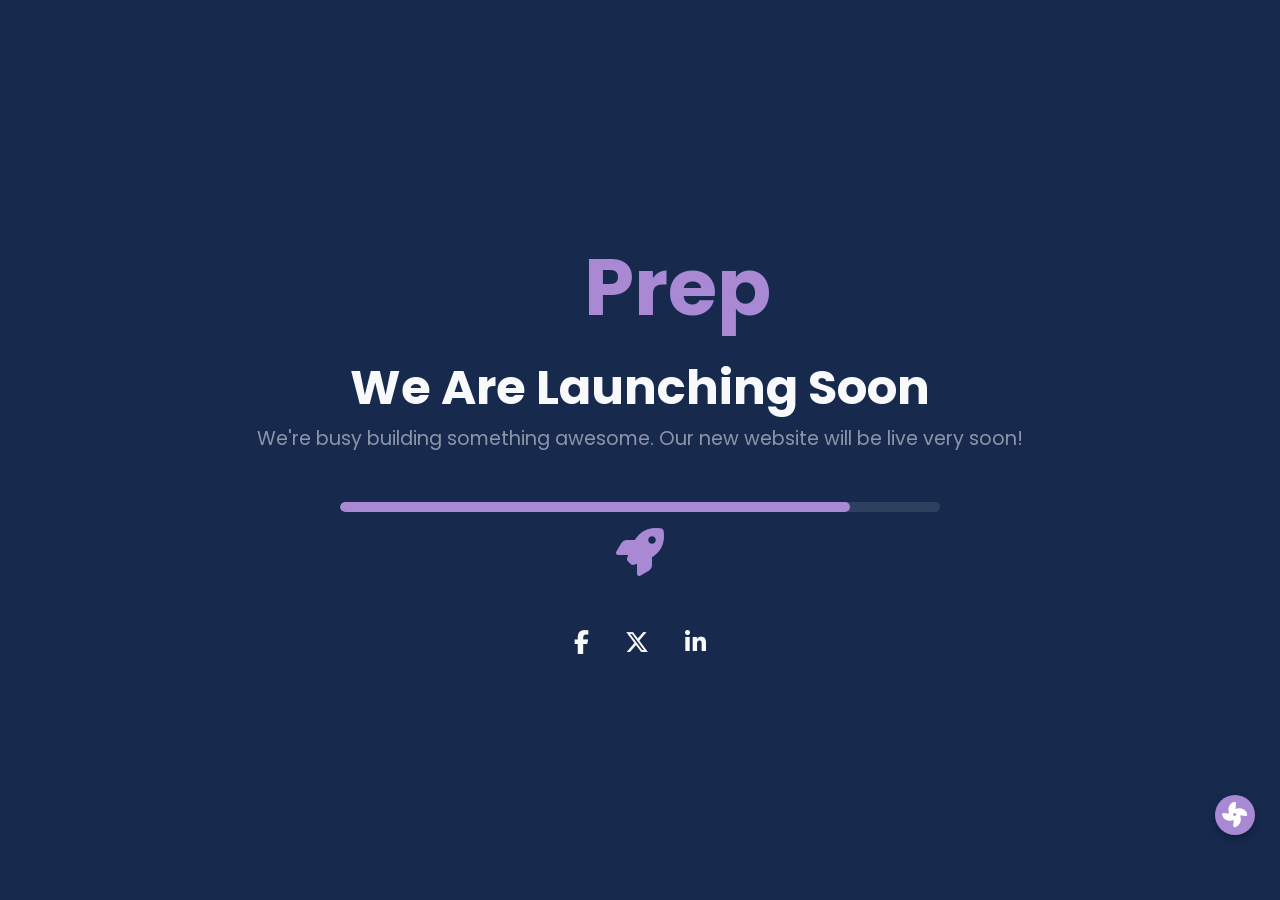
<file: home_page/html/coming-soon.html>
<!DOCTYPE html>
<html lang="en">

<head>
    <meta charset="UTF-8">
    <meta name="viewport" content="width=device-width, initial-scale=1.0">
    <title>Virtu Prep</title>
    <link rel="icon" href="生成特定风格图片.png" type="image/png">


    <link rel="preload" href="assets/vendors/swiper/swiper-bundle.min.css" as="style"
        onload="this.onload=null;this.rel='stylesheet'">
    <noscript>
        <link rel="stylesheet" href="assets/vendors/swiper/swiper-bundle.min.css">
    </noscript>
    <link rel="preload" href="assets/vendors/bootstrap/css/bootstrap.min.css" as="style"
        onload="this.onload=null;this.rel='stylesheet'">
    <noscript>
        <link rel="stylesheet" href="assets/vendors/bootstrap/css/bootstrap.min.css">
    </noscript>
    <link rel="preload" href="assets/vendors/fontawesome/css/all.min.css" as="style"
        onload="this.onload=null;this.rel='stylesheet'">
    <noscript>
        <link rel="stylesheet" href="assets/vendors/fontawesome/css/all.min.css">
    </noscript>
    <link rel="stylesheet" href="assets/vendors/fonts/poppins/poppins.css">
    <link rel="preload" href="assets/vendors/aos/css/aos.css" as="style"
        onload="this.onload=null;this.rel='stylesheet'">
    <noscript>
        <link rel="stylesheet" href="assets/vendors/aos/css/aos.css">
    </noscript>
    <link rel="stylesheet" href="assets/css/style.css">
</head>

<body class="light-mode">
    <div id="snowfall-container"></div>
    <section class="coming-soon-section d-flex align-items-center justify-content-center text-center">
        <div class="container" data-aos="fade-up">
            <span class="logo-main display-1">Virtu</span><span class="logo-secondary display-1">Prep</span>
            <h1 class="coming-soon-title mt-4">We Are Launching Soon</h1>
            <p class="coming-soon-subtitle text-white-50">
                We're busy building something awesome. Our new website will be live very soon!
            </p>

            <div class="countdown-container mt-5">
                <div class="progress-bar-container">
                    <div class="progress-bar-fill"></div>
                </div>
                <div class="animated-emoji mt-3">
                    <i class="fas fa-rocket animated-icon"></i>
                </div>
            </div>

            <div class="social-icons-coming-soon mt-5">
                <a href="#" aria-label="Facebook"><i class="fab fa-facebook-f"></i></a>
                <a href="#" aria-label="Twitter"><i class="fab fa-x-twitter"></i></a>
                <a href="#" aria-label="LinkedIn"><i class="fab fa-linkedin-in"></i></a>
            </div>
        </div>
    </section>

    <button class="snowfall-toggle-btn" id="snowfall-toggle-btn" aria-label="Toggle Snowfall Effect">
        <i class="fas fa-power-off"></i>
    </button>

    <script src="assets/vendors/swiper/swiper-bundle.min.js" defer></script>
    <script src="assets/vendors/bootstrap/js/bootstrap.bundle.min.js" defer></script>
    <script src="assets/vendors/aos/js/aos.js" defer></script>
    <script src="assets/js/main.js" defer></script>

</body>

</html>
</file>
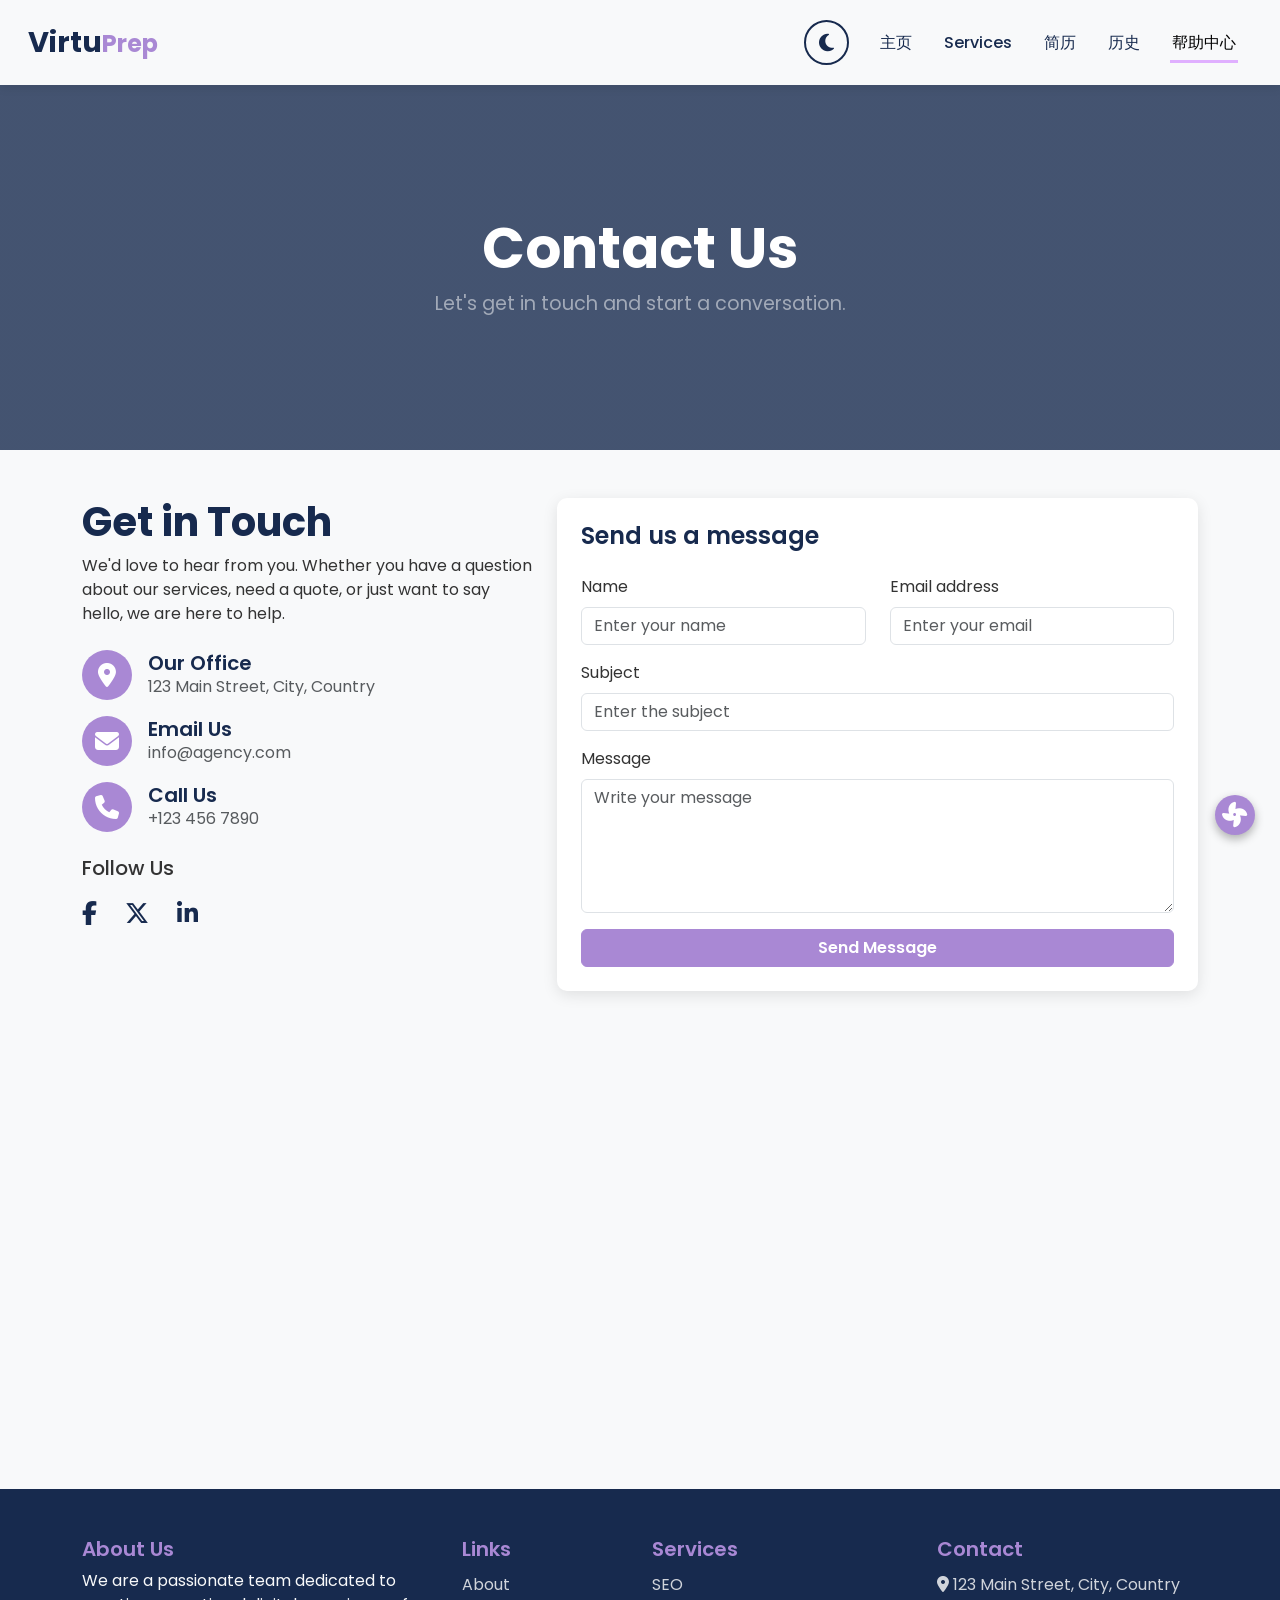
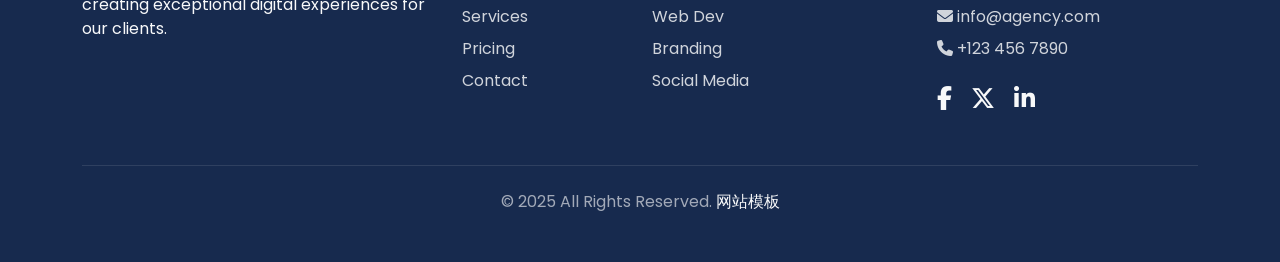
<file: home_page/html/contact.html>
<!DOCTYPE html>
<html lang="en">

<head>
    <meta charset="UTF-8">
    <meta name="viewport" content="width=device-width, initial-scale=1.0">
    <title>Virtu Prep</title>
    <link rel="icon" href="生成特定风格图片.png" type="image/png">


    <link rel="preload" href="assets/vendors/swiper/swiper-bundle.min.css" as="style"
        onload="this.onload=null;this.rel='stylesheet'">
    <noscript>
        <link rel="stylesheet" href="assets/vendors/swiper/swiper-bundle.min.css">
    </noscript>
    <link rel="preload" href="assets/vendors/bootstrap/css/bootstrap.min.css" as="style"
        onload="this.onload=null;this.rel='stylesheet'">
    <noscript>
        <link rel="stylesheet" href="assets/vendors/bootstrap/css/bootstrap.min.css">
    </noscript>
    <link rel="preload" href="assets/vendors/fontawesome/css/all.min.css" as="style"
        onload="this.onload=null;this.rel='stylesheet'">
    <noscript>
        <link rel="stylesheet" href="assets/vendors/fontawesome/css/all.min.css">
    </noscript>

    <link rel="stylesheet" href="assets/vendors/fonts/poppins/poppins.css">

    <link rel="preload" href="assets/vendors/aos/css/aos.css" as="style"
        onload="this.onload=null;this.rel='stylesheet'">
    <noscript>
        <link rel="stylesheet" href="assets/vendors/aos/css/aos.css">
    </noscript>
    <link rel="stylesheet" href="assets/css/style.css">
</head>

<body>
    <div id="snowfall-container"></div>
    <div id="preloader">
        <div class="cube-container">
            <div class="cube cube-1"></div>
            <div class="cube cube-2"></div>
            <div class="cube cube-3"></div>
            <div class="cube cube-4"></div>
        </div>
    </div>

    <header class="main-header fixed-top">
        <nav class="navbar navbar-expand-lg px-3 py-3">
            <div class="container-fluid">
                <div class="d-flex align-items-center w-100 justify-content-between">
                    <a class="navbar-brand me-0" href="index.html">
                        <span class="logo-main">Virtu</span><span class="logo-secondary">Prep</span>
                    </a>
                    <button class="navbar-toggler d-block d-lg-none" type="button" id="mobile-menu-toggle">
                        <span class="fa-solid fa-bars menu-icon"></span>
                    </button>
                    <div class="theme-toggle-container">
                        <button id="theme-toggle-btn" class="theme-toggle-btn" aria-label="Toggle Dark/Light Mode">
                            <i class="fas fa-moon"></i>
                        </button>
                    </div>
                </div>

                <div class="collapse navbar-collapse justify-content-end d-none d-lg-block" id="navbarNav">
                    <ul class="navbar-nav desktop-nav">
                        <li class="nav-item">
                            <a class="nav-link" href="index.html">主页</a>
                        </li>
                        <li class="nav-item dropdown-mega">
                            <a class="nav-link dropdown-toggle" href="services.html" id="servicesDropdown">Services</a>
                        </li>
                        <li class="nav-item">
                            <a class="nav-link" href="about.html">简历</a>
                        </li>
                        <li class="nav-item">
                            <a class="nav-link" href="pricing.html">历史</a>
                        </li>
                        <li class="nav-item">
                            <a class="nav-link active" aria-current="page" href="contact.html">帮助中心</a>
                        </li>
                    </ul>
                </div>
            </div>
        </nav>

        <div class="mega-menu-container position-absolute w-100" id="mega-menu">
            <div class="container-fluid px-5 py-4">
                <div class="row">
                    <div class="col-lg-3 col-md-6 mb-4">
                        <h5 class="mega-menu-title">Digital Marketing</h5>
                        <ul class="mega-menu-list list-unstyled">
                            <li><a href="services.html">SEO</a></li>
                            <li><a href="services.html">Content Marketing</a></li>
                            <li><a href="services.html">Social Media</a></li>
                            <li><a href="services.html">PPC Campaigns</a></li>
                        </ul>
                    </div>
                    <div class="col-lg-3 col-md-6 mb-4">
                        <h5 class="mega-menu-title">Web Development</h5>
                        <ul class="mega-menu-list list-unstyled">
                            <li><a href="services.html">Front-End</a></li>
                            <li><a href="services.html">Back-End</a></li>
                            <li><a href="services.html">E-commerce</a></li>
                            <li><a href="services.html">CMS Solutions</a></li>
                        </ul>
                    </div>
                    <div class="col-lg-3 col-md-6 mb-4">
                        <h5 class="mega-menu-title">Branding & Design</h5>
                        <ul class="mega-menu-list list-unstyled">
                            <li><a href="services.html">Brand Strategy</a></li>
                            <li><a href="services.html">Logo Design</a></li>
                            <li><a href="services.html">UI/UX Design</a></li>
                            <li><a href="services.html">Graphic Design</a></li>
                        </ul>
                    </div>
                    <div class="col-lg-3 col-md-6 promo-box text-center p-4">
                        <h4 class="text-light">Ready to start your project?</h4>
                        <p>Contact us to discuss your ideas and get a free quote today!</p>
                        <a href="#" class="btn btn-outline-light mt-3">Get a Free Quote</a>
                    </div>
                </div>
            </div>
        </div>
    </header>

    <div class="mobile-menu-popup" id="mobile-menu-popup">
        <span class="fa-solid fa-xmark close-btn" id="mobile-menu-close"></span>
        <ul class="mobile-nav-list list-unstyled text-center">
            <li><a href="index.html">Home</a></li>
            <li>
                <div class="d-flex align-items-center justify-content-center">
                    <a href="services.html">Services</a>
                    <span class="mobile-dropdown-toggle ms-2" data-bs-toggle="collapse"
                        data-bs-target="#mobileMegaMenu">
                        <i class="fas fa-plus"></i>
                    </span>
                </div>
                <div class="collapse mega-menu-mobile mt-3" id="mobileMegaMenu">
                    <ul class="list-unstyled">
                        <li><a href="#">Digital Marketing</a></li>
                        <li><a href="#">Web Development</a></li>
                        <li><a href="#">Branding & Design</a></li>
                    </ul>
                </div>
            </li>
            <li><a href="about.html">About</a></li>
            <li><a href="pricing.html">Pricing</a></li>
            <li><a href="contact.html">Contact</a></li>
        </ul>
        <div class="social-icons mt-4">
            <a href="#" aria-label="Facebook"><i class="fab fa-facebook-f"></i></a>
            <a href="#" aria-label="Twitter"><i class="fab fa-x-twitter"></i></a>
            <a href="#" aria-label="LinkedIn"><i class="fab fa-linkedin-in"></i></a>
        </div>
    </div>

    <section class="page-header d-flex align-items-center justify-content-center text-center">
        <div class="container">
            <h1 class="page-title text-white" data-aos="fade-up">Contact Us</h1>
            <p class="page-subtitle text-white-50" data-aos="fade-up" data-aos-delay="100">
                Let's get in touch and start a conversation.
            </p>
        </div>
    </section>

    <section class="contact-section py-5">
        <div class="container">
            <div class="row g-4">
                <div class="col-lg-5" data-aos="fade-up">
                    <h2 class="section-title">Get in Touch</h2>
                    <p class="section-description">
                        We'd love to hear from you. Whether you have a question about our services,
                        need a quote, or just want to say hello, we are here to help.
                    </p>
                    <div class="contact-info mt-4">
                        <div class="d-flex align-items-center mb-3">
                            <div class="info-icon me-3">
                                <i class="fas fa-map-marker-alt"></i>
                            </div>
                            <div class="info-details">
                                <h5 class="mb-0">Our Office</h5>
                                <p class="text-muted mb-0">123 Main Street, City, Country</p>
                            </div>
                        </div>
                        <div class="d-flex align-items-center mb-3">
                            <div class="info-icon me-3">
                                <i class="fas fa-envelope"></i>
                            </div>
                            <div class="info-details">
                                <h5 class="mb-0">Email Us</h5>
                                <p class="text-muted mb-0">info@agency.com</p>
                            </div>
                        </div>
                        <div class="d-flex align-items-center">
                            <div class="info-icon me-3">
                                <i class="fas fa-phone"></i>
                            </div>
                            <div class="info-details">
                                <h5 class="mb-0">Call Us</h5>
                                <p class="text-muted mb-0">+123 456 7890</p>
                            </div>
                        </div>
                        <h5 class="mt-4 mb-3">Follow Us</h5>
                        <div class="social-icons">
                            <a href="#" aria-label="Facebook"><i class="fab fa-facebook-f"></i></a>
                            <a href="#" aria-label="Twitter"><i class="fab fa-x-twitter"></i></a>
                            <a href="#" aria-label="LinkedIn"><i class="fab fa-linkedin-in"></i></a>
                        </div>
                    </div>
                </div>

                <div class="col-lg-7" data-aos="fade-up">
                    <div class="contact-form-container p-4">
                        <h4 class="form-title mb-4">Send us a message</h4>
                        <form>
                            <div class="row">
                                <div class="col-md-6 mb-3">
                                    <label for="name" class="form-label">Name</label>
                                    <input type="text" class="form-control" id="name" placeholder="Enter your name">
                                </div>
                                <div class="col-md-6 mb-3">
                                    <label for="email" class="form-label">Email address</label>
                                    <input type="email" class="form-control" id="email" placeholder="Enter your email">
                                </div>
                            </div>
                            <div class="mb-3">
                                <label for="subject" class="form-label">Subject</label>
                                <input type="text" class="form-control" id="subject" placeholder="Enter the subject">
                            </div>
                            <div class="mb-3">
                                <label for="message" class="form-label">Message</label>
                                <textarea class="form-control" id="message" rows="5"
                                    placeholder="Write your message"></textarea>
                            </div>
                            <button type="submit" class="btn btn-primary btn-block w-100">Send Message</button>
                        </form>
                    </div>
                </div>
            </div>
        </div>
    </section>

    <section class="map-section">
        <h2 class="visually-hidden">Address on the map</h2>

        <iframe
            src="https://www.amap.com/" sandbox=""
            style="border:0; width: 100%; height: 450px;" allowfullscreen="" loading="lazy">
        </iframe>
    </section>

    <footer class="main-footer py-5">
        <div class="container">
            <div class="row">
                <div class="col-lg-4 mb-4">
                    <h5 class="footer-title">About Us</h5>
                    <p class="footer-description">We are a passionate team dedicated to creating exceptional digital
                        experiences for our clients.</p>
                </div>
                <div class="col-lg-2 col-md-4 mb-4">
                    <h5 class="footer-title">Links</h5>
                    <ul class="footer-links list-unstyled">
                        <li><a href="about.html">About</a></li>
                        <li><a href="services.html">Services</a></li>
                        <li><a href="pricing.html">Pricing</a></li>
                        <li><a href="contact.html">Contact</a></li>
                    </ul>
                </div>
                <div class="col-lg-3 col-md-4 mb-4">
                    <h5 class="footer-title">Services</h5>
                    <ul class="footer-links list-unstyled">
                        <li><a href="#">SEO</a></li>
                        <li><a href="#">Web Dev</a></li>
                        <li><a href="#">Branding</a></li>
                        <li><a href="#">Social Media</a></li>
                    </ul>
                </div>
                <div class="col-lg-3 col-md-4 mb-4">
                    <h5 class="footer-title">Contact</h5>
                    <ul class="footer-contact-info list-unstyled">
                        <li><i class="fas fa-map-marker-alt"></i> 123 Main Street, City, Country</li>
                        <li><i class="fas fa-envelope"></i> info@agency.com</li>
                        <li><i class="fas fa-phone"></i> +123 456 7890</li>
                    </ul>
                    <div class="social-icons mt-3">
                        <a href="#" aria-label="facebook"><i class="fab fa-facebook-f"></i></a>
                        <a href="#" aria-label="twitter"><i class="fab fa-x-twitter"></i></a>
                        <a href="#" aria-label="linkedin"><i class="fab fa-linkedin-in"></i></a>
                    </div>
                </div>
            </div>
            <div class="row mt-4">
                <div class="col-12 text-center">
                    <p class="copyright-text mb-0">&copy; 2025 All Rights Reserved. <a target="_blank" href="https://www.mobanwang.com/" title="网站模板" class="text-light">网站模板</a></p>
                </div>
            </div>
        </div>
    </footer>

    <button class="snowfall-toggle-btn" id="snowfall-toggle-btn" aria-label="Toggle Snowfall Effect">
        <i class="fas fa-power-off"></i>
    </button>

    <a href="#" id="scroll-to-top" class="btn scroll-to-top-btn" aria-label="Scroll to Top">
        <i class="fas fa-chevron-up"></i>
    </a>

    <script src="assets/vendors/swiper/swiper-bundle.min.js" defer></script>
    <script src="assets/vendors/bootstrap/js/bootstrap.bundle.min.js" defer></script>
    <script src="assets/vendors/aos/js/aos.js" defer></script>
    <script src="assets/js/main.js" defer></script>
</body>

</html>
</file>
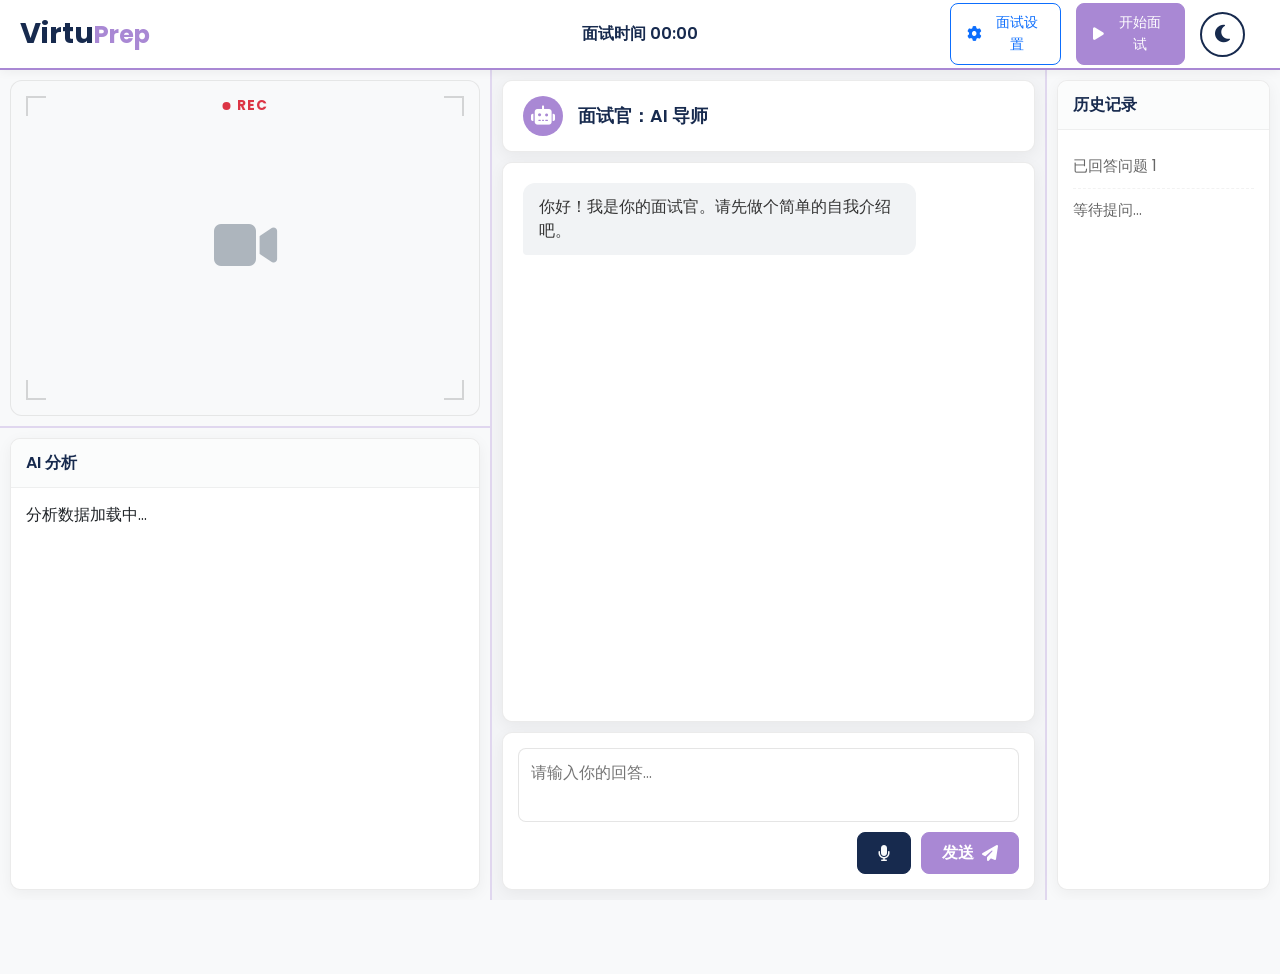
<file: home_page/html/interview.html>
<!DOCTYPE html>
<html lang="zh-CN">

<head>
    <meta charset="UTF-8">
    <meta name="viewport" content="width=device-width, initial-scale=1.0">
    <title>Virtu Prep - 模拟面试</title>
    <link rel="icon" href="生成特定风格图片.png" type="image/png">
    
    <!-- Preload fonts and critical CSS -->
    <link rel="preload" href="assets/vendors/bootstrap/css/bootstrap.min.css" as="style" onload="this.onload=null;this.rel='stylesheet'">
    <noscript><link rel="stylesheet" href="assets/vendors/bootstrap/css/bootstrap.min.css"></noscript>
    <link rel="stylesheet" href="assets/vendors/fonts/poppins/poppins.css">
    <link rel="preload" href="assets/vendors/fontawesome/css/all.min.css" as="style" onload="this.onload=null;this.rel='stylesheet'">
    <noscript><link rel="stylesheet" href="assets/vendors/fontawesome/css/all.min.css"></noscript>
    
    <link rel="stylesheet" href="assets/css/style.css">
    <link rel="stylesheet" href="assets/css/interview.css">
</head>

<body>
    <!-- Accessibility Skip Link -->
    <a href="#main-content" class="visually-hidden-focusable">跳到主要内容</a>

    <div class="interview-layout">
        <!-- Top Header -->
        <header class="interview-header" role="banner">
            <div class="header-left">
                <a href="index.html" class="logo" aria-label="返回首页">
                    <span class="logo-main">Virtu</span><span class="logo-secondary" style="font-size: 1.5em;">Prep</span>
                </a>
            </div>
            <div class="header-center">
                <div class="timer-box" aria-live="polite">
                    面试时间 <span id="interview-timer">00:00</span>
                </div>
            </div>
            <div class="header-right">
                <button class="btn btn-outline-primary header-btn" aria-label="面试设置" title="面试设置">
                    <i class="fas fa-cog" aria-hidden="true"></i> 面试设置
                </button>
                <button class="btn btn-primary header-btn" aria-label="开始面试" title="开始面试" id="end-interview-btn">
                    <i class="fas fa-play" aria-hidden="true" id="interview-btn-icon"></i> <span id="interview-btn-text">开始面试</span>
                </button>
                <div class="theme-toggle-container">
                    <button id="theme-toggle-btn" class="theme-toggle-btn" aria-label="切换深色/浅色模式">
                        <i class="fas fa-moon" aria-hidden="true"></i>
                    </button>
                </div>
            </div>
        </header>

        <!-- Main Content Grid -->
        <main id="main-content" class="interview-main" role="main">
            <!-- Left Column -->
            <section class="panel-left">
                <div class="panel-section top-section">
                    <div class="card video-card" tabindex="0" aria-label="面试者录像框">
                        <!-- Camera styling elements -->
                        <div class="camera-bracket top-left"></div>
                        <div class="camera-bracket top-right"></div>
                        <div class="camera-bracket bottom-left"></div>
                        <div class="camera-bracket bottom-right"></div>
                        
                        <div class="rec-indicator">
                            <span class="rec-dot"></span> REC
                        </div>

                        <div class="card-content">
                            <i class="fas fa-video placeholder-icon" aria-hidden="true"></i>
                        </div>
                    </div>
                </div>
                <div class="panel-divider" aria-hidden="true"></div>
                <div class="panel-section bottom-section">
                    <div class="card analysis-card" tabindex="0" aria-label="AI 分析">
                        <div class="card-header">AI 分析</div>
                        <div class="card-content analysis-content">
                            <!-- AI Analysis Content goes here -->
                            <p class="placeholder-text">分析数据加载中...</p>
                        </div>
                    </div>
                </div>
            </section>

            <div class="vertical-divider" aria-hidden="true"></div>

            <!-- Center Column -->
            <section class="panel-center">
                <div class="interviewer-profile card" tabindex="0" aria-label="面试官信息">
                    <div class="profile-avatar">
                        <i class="fas fa-robot" aria-hidden="true"></i>
                    </div>
                    <div class="profile-name">面试官：AI 导师</div>
                </div>
                
                <div class="chat-history card" tabindex="0" aria-label="面试官的问题及其他交流" aria-live="polite">
                    <div class="card-header visually-hidden">交流记录</div>
                    <div class="chat-messages">
                        <!-- Chat messages will be dynamically added here -->
                        <div class="message interviewer">
                            <div class="message-content">你好！我是你的面试官。请先做个简单的自我介绍吧。</div>
                        </div>
                    </div>
                </div>

                <div class="answer-box card">
                    <div class="card-header visually-hidden">面试者的回答框</div>
                    <textarea class="answer-input" placeholder="请输入你的回答..." aria-label="在此输入你的回答"></textarea>
                    <div class="answer-actions">
                        <button class="btn btn-outline-secondary action-btn" id="clear-answer-btn" aria-label="清空回答" title="清空" style="display: none; margin-right: auto;">
                            清空 <i class="fas fa-trash-alt" aria-hidden="true"></i>
                        </button>
                        <button class="btn btn-secondary action-btn" id="mic-btn" aria-label="开启语音输入" title="语音输入">
                            <i class="fas fa-microphone" aria-hidden="true" id="mic-icon"></i>
                        </button>
                        <button class="btn btn-primary action-btn" aria-label="发送回答" title="发送">
                            发送 <i class="fas fa-paper-plane" aria-hidden="true"></i>
                        </button>
                    </div>
                </div>
            </section>

            <div class="vertical-divider" aria-hidden="true"></div>

            <!-- Right Column -->
            <section class="panel-right">
                <div class="card history-card" tabindex="0" aria-label="历史记录">
                    <div class="card-header">历史记录</div>
                    <div class="card-content history-content">
                        <!-- History list goes here -->
                        <ul class="history-list">
                            <li>已回答问题 1</li>
                            <li>等待提问...</li>
                        </ul>
                    </div>
                </div>
            </section>
        </main>
    </div>

    <!-- Modal for returning home -->
    <div id="return-home-modal" class="modal-overlay" style="display: none;" aria-hidden="true" role="dialog" aria-labelledby="modal-title">
        <div class="modal-content enhanced-modal">
            <div class="modal-header">
                <div class="modal-icon"><i class="fas fa-pause-circle" aria-hidden="true"></i></div>
                <h3 id="modal-title">面试已结束</h3>
            </div>
            <p class="modal-desc">请选择接下来的操作：</p>
            <div class="modal-actions-vertical">
                <button id="modal-confirm-btn" class="btn btn-primary modal-btn">
                    <i class="fas fa-home" aria-hidden="true"></i> 返回主页
                </button>
                <button id="modal-review-btn" class="btn btn-info modal-btn" style="color: white;">
                    <i class="fas fa-chart-line" aria-hidden="true"></i> 本次复盘
                </button>
                <button id="modal-cancel-btn" class="btn btn-outline-secondary modal-btn">
                    <i class="fas fa-undo" aria-hidden="true"></i> 继续面试
                </button>
            </div>
        </div>
    </div>

    <script src="assets/js/interview.js" defer></script>
</body>
</html>
</file>
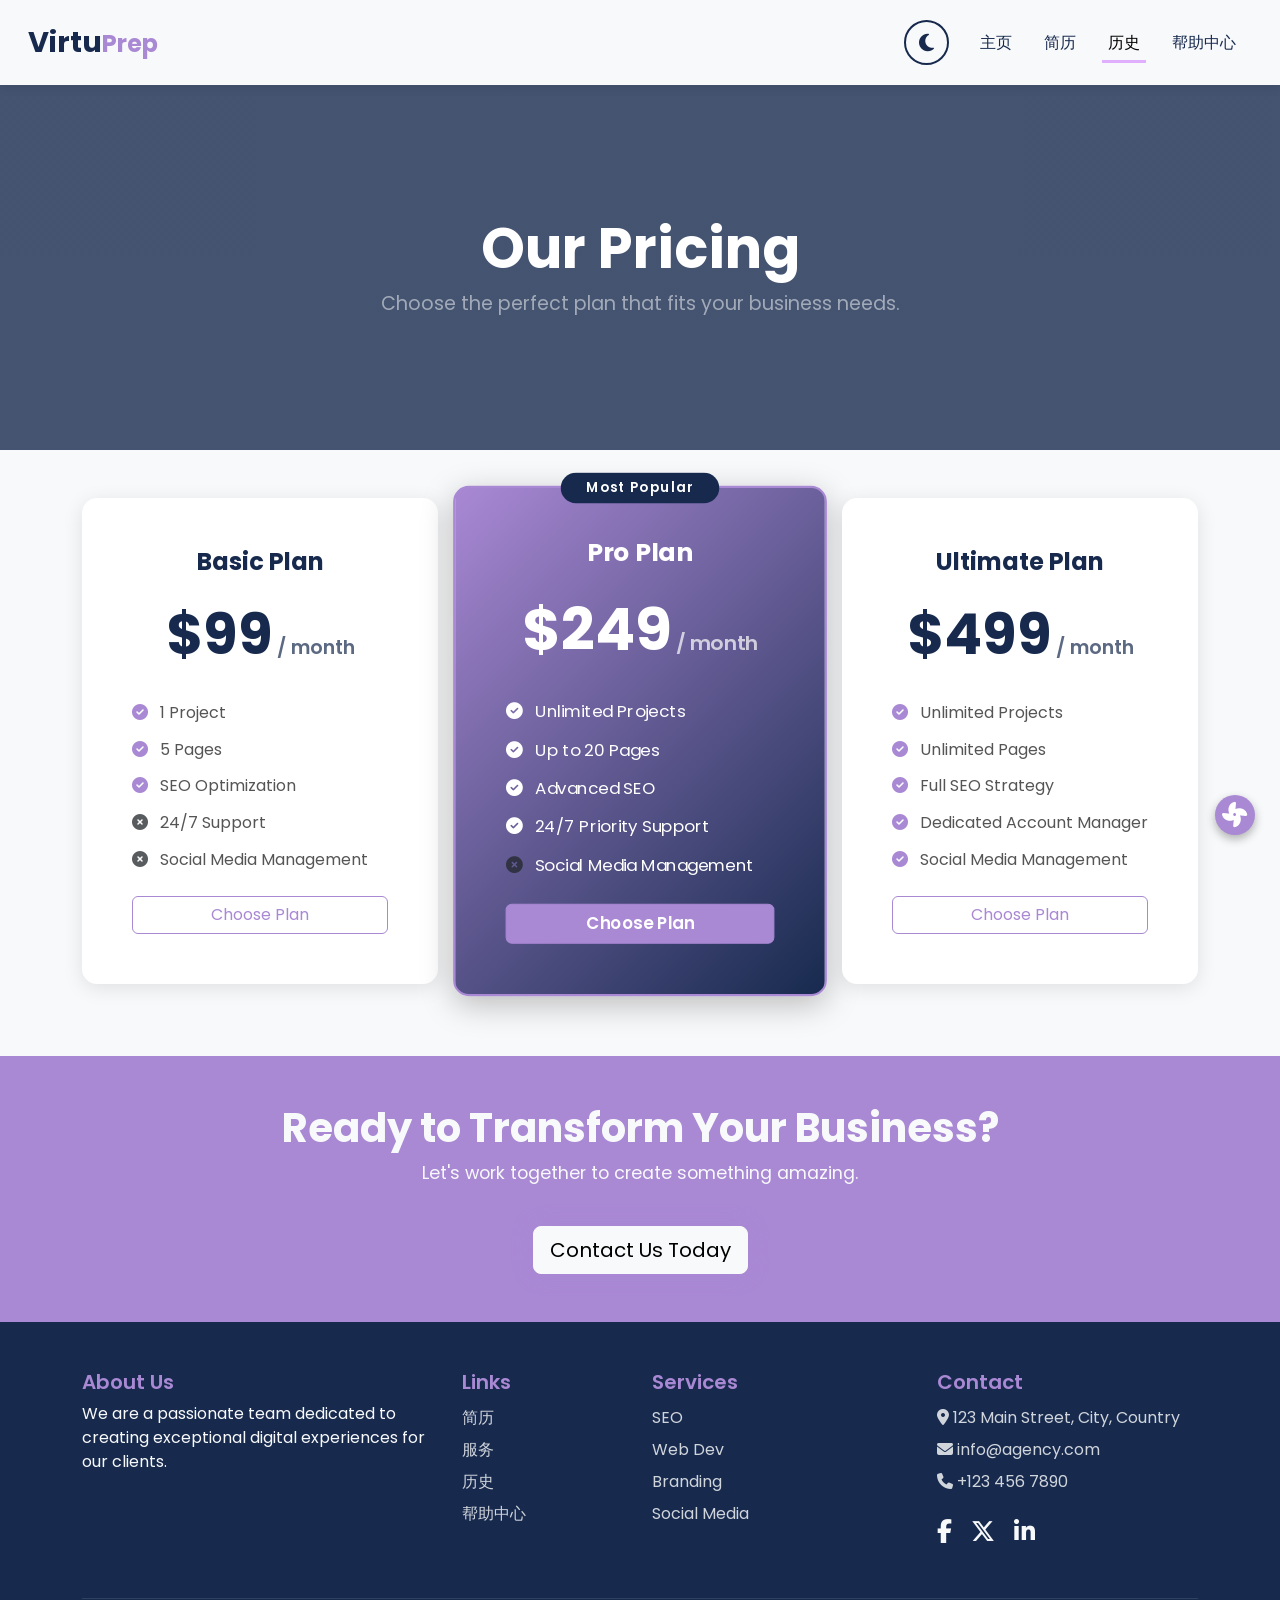
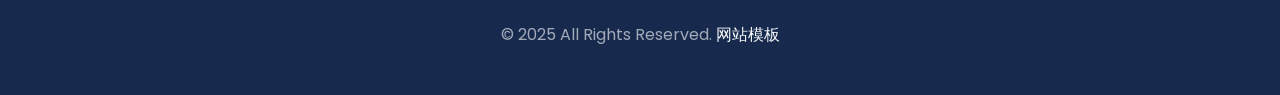
<file: home_page/html/pricing.html>
<!DOCTYPE html>
<html lang="en">

<head>
    <meta charset="UTF-8">
    <meta name="viewport" content="width=device-width, initial-scale=1.0">
    <title>Virtu Prep</title>
    <link rel="icon" href="生成特定风格图片.png" type="image/png">

    <link rel="preload" href="assets/vendors/swiper/swiper-bundle.min.css" as="style"
        onload="this.onload=null;this.rel='stylesheet'">
    <noscript>
        <link rel="stylesheet" href="assets/vendors/swiper/swiper-bundle.min.css">
    </noscript>
    <link rel="preload" href="assets/vendors/bootstrap/css/bootstrap.min.css" as="style"
        onload="this.onload=null;this.rel='stylesheet'">
    <noscript>
        <link rel="stylesheet" href="assets/vendors/bootstrap/css/bootstrap.min.css">
    </noscript>
    <link rel="preload" href="assets/vendors/fontawesome/css/all.min.css" as="style"
        onload="this.onload=null;this.rel='stylesheet'">
    <noscript>
        <link rel="stylesheet" href="assets/vendors/fontawesome/css/all.min.css">
    </noscript>
    <link rel="stylesheet" href="assets/vendors/fonts/poppins/poppins.css">
    <link rel="preload" href="assets/vendors/aos/css/aos.css" as="style"
        onload="this.onload=null;this.rel='stylesheet'">
    <noscript>
        <link rel="stylesheet" href="assets/vendors/aos/css/aos.css">
    </noscript>
    <link rel="stylesheet" href="assets/css/style.css">
</head>

<body>
    <div id="snowfall-container"></div>
    <div id="preloader">
        <div class="cube-container">
            <div class="cube cube-1"></div>
            <div class="cube cube-2"></div>
            <div class="cube cube-3"></div>
            <div class="cube cube-4"></div>
        </div>
    </div>

    <header class="main-header fixed-top">
        <nav class="navbar navbar-expand-lg px-3 py-3">
            <div class="container-fluid">
                <div class="d-flex align-items-center w-100 justify-content-between">
                    <a class="navbar-brand me-0" href="index.html">
                        <span class="logo-main">Virtu</span><span class="logo-secondary">Prep</span>
                    </a>
                    <button class="navbar-toggler d-block d-lg-none" type="button" id="mobile-menu-toggle">
                        <span class="fa-solid fa-bars menu-icon"></span>
                    </button>
                    <div class="theme-toggle-container">
                        <button id="theme-toggle-btn" class="theme-toggle-btn" aria-label="Toggle Dark/Light Mode">
                            <i class="fas fa-moon"></i>
                        </button>
                    </div>
                </div>

                <div class="collapse navbar-collapse justify-content-end d-none d-lg-block" id="navbarNav">
                    <ul class="navbar-nav desktop-nav">
                        <li class="nav-item">
                            <a class="nav-link" href="index.html">主页</a>
                        </li>
                        <li class="nav-item">
                            <a class="nav-link" href="about.html">简历</a>
                        </li>
                        <li class="nav-item">
                            <a class="nav-link active" aria-current="page" href="pricing.html">历史</a>
                        </li>
                        <li class="nav-item">
                            <a class="nav-link" href="contact.html">帮助中心</a>
                        </li>
                    </ul>
                </div>
            </div>
        </nav>

        <div class="mega-menu-container position-absolute w-100" id="mega-menu">
            <div class="container-fluid px-5 py-4">
                <div class="row">
                    <div class="col-lg-3 col-md-6 mb-4">
                        <h5 class="mega-menu-title">Digital Marketing</h5>
                        <ul class="mega-menu-list list-unstyled">
                            <li><a href="services.html">SEO</a></li>
                            <li><a href="services.html">Content Marketing</a></li>
                            <li><a href="services.html">Social Media</a></li>
                            <li><a href="services.html">PPC Campaigns</a></li>
                        </ul>
                    </div>
                    <div class="col-lg-3 col-md-6 mb-4">
                        <h5 class="mega-menu-title">Web Development</h5>
                        <ul class="mega-menu-list list-unstyled">
                            <li><a href="services.html">Front-End</a></li>
                            <li><a href="services.html">Back-End</a></li>
                            <li><a href="services.html">E-commerce</a></li>
                            <li><a href="services.html">CMS Solutions</a></li>
                        </ul>
                    </div>
                    <div class="col-lg-3 col-md-6 mb-4">
                        <h5 class="mega-menu-title">Branding & Design</h5>
                        <ul class="mega-menu-list list-unstyled">
                            <li><a href="services.html">Brand Strategy</a></li>
                            <li><a href="services.html">Logo Design</a></li>
                            <li><a href="services.html">UI/UX Design</a></li>
                            <li><a href="services.html">Graphic Design</a></li>
                        </ul>
                    </div>
                    <div class="col-lg-3 col-md-6 promo-box text-center p-4">
                        <h4 class="text-light">Ready to start your project?</h4>
                        <p>Contact us to discuss your ideas and get a free quote today!</p>
                        <a href="#" class="btn btn-outline-light mt-3">Get a Free Quote</a>
                    </div>
                </div>
            </div>
        </div>
    </header>

    <div class="mobile-menu-popup" id="mobile-menu-popup">
        <span class="fa-solid fa-xmark close-btn" id="mobile-menu-close"></span>
        <ul class="mobile-nav-list list-unstyled text-center">
            <li><a href="index.html">主页</a></li>
            <li>
                <div class="d-flex align-items-center justify-content-center">
                    <a href="services.html">Services</a>
                    <span class="mobile-dropdown-toggle ms-2" data-bs-toggle="collapse"
                        data-bs-target="#mobileMegaMenu">
                        <i class="fas fa-plus"></i>
                    </span>
                </div>
                <div class="collapse mega-menu-mobile mt-3" id="mobileMegaMenu">
                    <ul class="list-unstyled">
                        <li><a href="#">Digital Marketing</a></li>
                        <li><a href="#">Web Development</a></li>
                        <li><a href="#">Branding & Design</a></li>
                    </ul>
                </div>
            </li>
            <li><a href="about.html">About</a></li>
            <li><a href="pricing.html">Pricing</a></li>
            <li><a href="contact.html">Contact</a></li>
        </ul>
        <div class="social-icons mt-4">
            <a href="#" aria-label="Facebook"><i class="fab fa-facebook-f"></i></a>
            <a href="#" aria-label="Twitter"><i class="fab fa-x-twitter"></i></a>
            <a href="#" aria-label="LinkedIn"><i class="fab fa-linkedin-in"></i></a>
        </div>
    </div>

    <section class="page-header d-flex align-items-center justify-content-center text-center">
        <div class="container">
            <h1 class="page-title text-white" data-aos="fade-up">Our Pricing</h1>
            <p class="page-subtitle text-white-50" data-aos="fade-up" data-aos-delay="100">
                Choose the perfect plan that fits your business needs.
            </p>
        </div>
    </section>

    <section class="pricing-section py-5">
        <div class="container">
            <div class="row justify-content-center">

                <div class="col-lg-4 col-md-6 mb-4" data-aos="flip-right">
                    <div class="pricing-card p-5 text-center h-100">
                        <h4 class="plan-name mb-3">Basic Plan</h4>
                        <p class="plan-price mb-4">
                            <span class="price-value">$99</span>
                            <span class="price-unit">/ month</span>
                        </p>
                        <ul class="plan-features list-unstyled text-start mb-4">
                            <li><i class="fas fa-check-circle me-2"></i> 1 Project</li>
                            <li><i class="fas fa-check-circle me-2"></i> 5 Pages</li>
                            <li><i class="fas fa-check-circle me-2"></i> SEO Optimization</li>
                            <li><i class="fas fa-times-circle text-muted me-2"></i> 24/7 Support</li>
                            <li><i class="fas fa-times-circle text-muted me-2"></i> Social Media Management</li>
                        </ul>
                        <a href="#" class="btn btn-outline-primary w-100">Choose Plan</a>
                    </div>
                </div>

                <div class="col-lg-4 col-md-6 mb-4" data-aos="flip-right" data-aos-delay="100">
                    <div class="pricing-card p-5 text-center h-100 featured-plan">
                        <span class="badge featured-badge">Most Popular</span>
                        <h4 class="plan-name mb-3">Pro Plan</h4>
                        <p class="plan-price mb-4">
                            <span class="price-value">$249</span>
                            <span class="price-unit">/ month</span>
                        </p>
                        <ul class="plan-features list-unstyled text-start mb-4">
                            <li><i class="fas fa-check-circle me-2"></i> Unlimited Projects</li>
                            <li><i class="fas fa-check-circle me-2"></i> Up to 20 Pages</li>
                            <li><i class="fas fa-check-circle me-2"></i> Advanced SEO</li>
                            <li><i class="fas fa-check-circle me-2"></i> 24/7 Priority Support</li>
                            <li><i class="fas fa-times-circle text-muted me-2"></i> Social Media Management</li>
                        </ul>
                        <a href="#" class="btn btn-primary w-100">Choose Plan</a>
                    </div>
                </div>

                <div class="col-lg-4 col-md-6 mb-4" data-aos="flip-right" data-aos-delay="200">
                    <div class="pricing-card p-5 text-center h-100">
                        <h4 class="plan-name mb-3">Ultimate Plan</h4>
                        <p class="plan-price mb-4">
                            <span class="price-value">$499</span>
                            <span class="price-unit">/ month</span>
                        </p>
                        <ul class="plan-features list-unstyled text-start mb-4">
                            <li><i class="fas fa-check-circle me-2"></i> Unlimited Projects</li>
                            <li><i class="fas fa-check-circle me-2"></i> Unlimited Pages</li>
                            <li><i class="fas fa-check-circle me-2"></i> Full SEO Strategy</li>
                            <li><i class="fas fa-check-circle me-2"></i> Dedicated Account Manager</li>
                            <li><i class="fas fa-check-circle me-2"></i> Social Media Management</li>
                        </ul>
                        <a href="#" class="btn btn-outline-primary w-100">Choose Plan</a>
                    </div>
                </div>

            </div>
        </div>
    </section>

    <section class="cta-section py-5 text-center">
        <div class="container">
            <h2 class="section-title text-light" data-aos="fade-in">Ready to Transform Your Business?</h2>
            <p class="section-subtitle text-light" data-aos="fade-in" data-aos-delay="100">
                Let's work together to create something amazing.
            </p>
            <a href="contact.html" class="btn btn-light btn-lg mt-4" data-aos="fade-in" data-aos-delay="200">Contact Us
                Today</a>
        </div>
    </section>

    <footer class="main-footer py-5">
        <div class="container">
            <div class="row">
                <div class="col-lg-4 mb-4">
                    <h5 class="footer-title">About Us</h5>
                    <p class="footer-description">We are a passionate team dedicated to creating exceptional digital
                        experiences for our clients.</p>
                </div>
                <div class="col-lg-2 col-md-4 mb-4">
                    <h5 class="footer-title">Links</h5>
                    <ul class="footer-links list-unstyled">
                        <li><a href="about.html">简历</a></li>
                        <li><a href="services.html">服务</a></li>
                        <li><a href="pricing.html">历史</a></li>
                        <li><a href="contact.html">帮助中心</a></li>
                    </ul>
                </div>
                <div class="col-lg-3 col-md-4 mb-4">
                    <h5 class="footer-title">Services</h5>
                    <ul class="footer-links list-unstyled">
                        <li><a href="#">SEO</a></li>
                        <li><a href="#">Web Dev</a></li>
                        <li><a href="#">Branding</a></li>
                        <li><a href="#">Social Media</a></li>
                    </ul>
                </div>
                <div class="col-lg-3 col-md-4 mb-4">
                    <h5 class="footer-title">Contact</h5>
                    <ul class="footer-contact-info list-unstyled">
                        <li><i class="fas fa-map-marker-alt"></i> 123 Main Street, City, Country</li>
                        <li><i class="fas fa-envelope"></i> info@agency.com</li>
                        <li><i class="fas fa-phone"></i> +123 456 7890</li>
                    </ul>
                    <div class="social-icons mt-3">
                        <a href="#" aria-label="facebook"><i class="fab fa-facebook-f"></i></a>
                        <a href="#" aria-label="twitter"><i class="fab fa-x-twitter"></i></a>
                        <a href="#" aria-label="linkedin"><i class="fab fa-linkedin-in"></i></a>
                    </div>
                </div>
            </div>
            <div class="row mt-4">
                <div class="col-12 text-center">
                    <p class="copyright-text mb-0">&copy; 2025 All Rights Reserved. <a target="_blank" href="https://www.mobanwang.com/" title="网站模板" class="text-light">网站模板</a></p>
                </div>
            </div>
        </div>
    </footer>

    <button class="snowfall-toggle-btn" id="snowfall-toggle-btn" aria-label="Toggle Snowfall Effect">
        <i class="fas fa-power-off"></i>
    </button>

    <a href="#" id="scroll-to-top" class="btn scroll-to-top-btn" aria-label="Scroll to Top">
        <i class="fas fa-chevron-up"></i>
    </a>

    <script src="assets/vendors/swiper/swiper-bundle.min.js" defer></script>
    <script src="assets/vendors/bootstrap/js/bootstrap.bundle.min.js" defer></script>
    <script src="assets/vendors/aos/js/aos.js" defer></script>
    <script src="assets/js/main.js" defer></script>
</body>

</html>
</file>
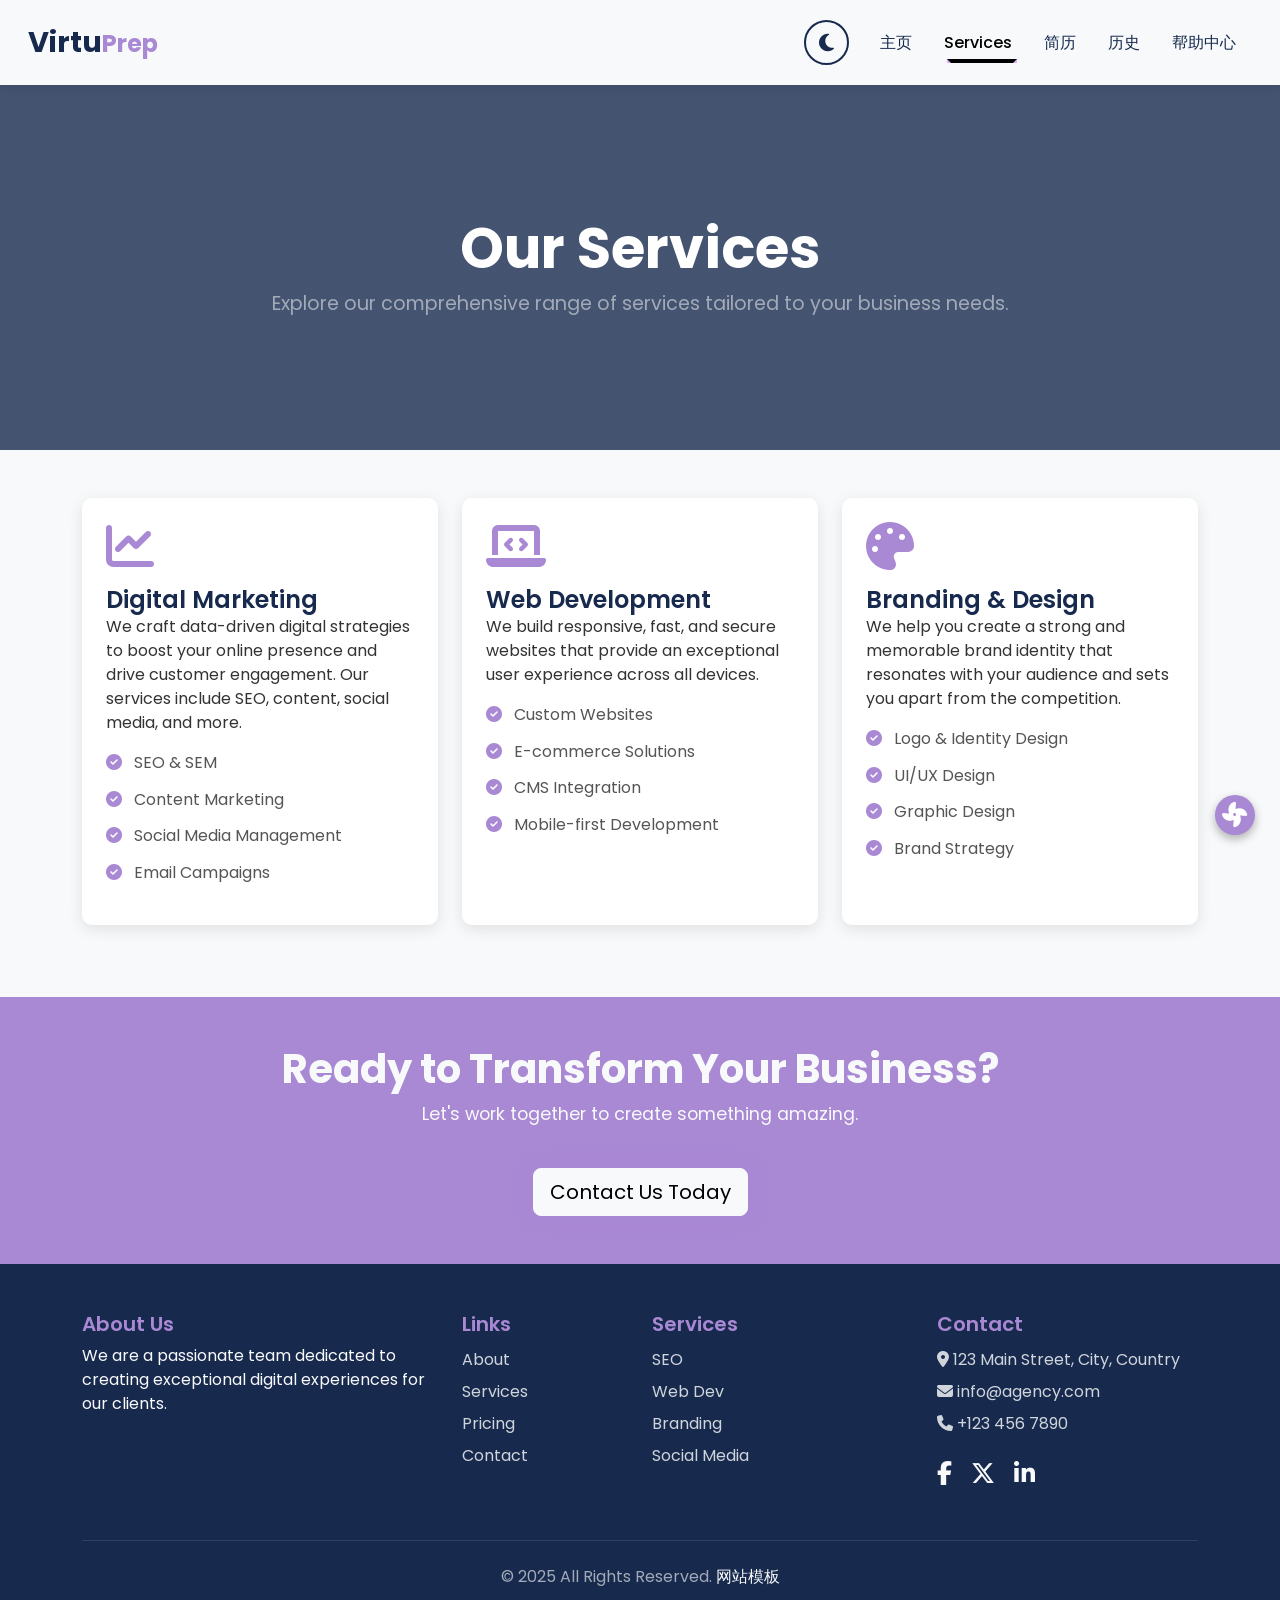
<file: home_page/html/services.html>
<!DOCTYPE html>
<html lang="en">

<head>
    <meta charset="UTF-8">
    <meta name="viewport" content="width=device-width, initial-scale=1.0">
    <title>Virtu Prep</title>
    <link rel="icon" href="生成特定风格图片.png" type="image/png">


    <link rel="preload" href="assets/vendors/swiper/swiper-bundle.min.css" as="style"
        onload="this.onload=null;this.rel='stylesheet'">
    <noscript>
        <link rel="stylesheet" href="assets/vendors/swiper/swiper-bundle.min.css">
    </noscript>
    <link rel="preload" href="assets/vendors/bootstrap/css/bootstrap.min.css" as="style"
        onload="this.onload=null;this.rel='stylesheet'">
    <noscript>
        <link rel="stylesheet" href="assets/vendors/bootstrap/css/bootstrap.min.css">
    </noscript>
    <link rel="preload" href="assets/vendors/fontawesome/css/all.min.css" as="style"
        onload="this.onload=null;this.rel='stylesheet'">
    <noscript>
        <link rel="stylesheet" href="assets/vendors/fontawesome/css/all.min.css">
    </noscript>
    <link rel="stylesheet" href="assets/vendors/fonts/poppins/poppins.css">
    <link rel="preload" href="assets/vendors/aos/css/aos.css" as="style"
        onload="this.onload=null;this.rel='stylesheet'">
    <noscript>
        <link rel="stylesheet" href="assets/vendors/aos/css/aos.css">
    </noscript>
    <link rel="stylesheet" href="assets/css/style.css">
</head>

<body>
    <div id="snowfall-container"></div>
    <div id="preloader">
        <div class="cube-container">
            <div class="cube cube-1"></div>
            <div class="cube cube-2"></div>
            <div class="cube cube-3"></div>
            <div class="cube cube-4"></div>
        </div>
    </div>

    <header class="main-header fixed-top">
        <nav class="navbar navbar-expand-lg px-3 py-3">
            <div class="container-fluid">
                <div class="d-flex align-items-center w-100 justify-content-between">
                    <a class="navbar-brand me-0" href="index.html">
                        <span class="logo-main">Virtu</span><span class="logo-secondary">Prep</span>
                    </a>
                    <button class="navbar-toggler d-block d-lg-none" type="button" id="mobile-menu-toggle">
                        <span class="fa-solid fa-bars menu-icon"></span>
                    </button>
                    <div class="theme-toggle-container">
                        <button id="theme-toggle-btn" class="theme-toggle-btn" aria-label="Toggle Dark/Light Mode">
                            <i class="fas fa-moon"></i>
                        </button>
                    </div>
                </div>

                <div class="collapse navbar-collapse justify-content-end d-none d-lg-block" id="navbarNav">
                    <ul class="navbar-nav desktop-nav">
                        <li class="nav-item">
                            <a class="nav-link" href="index.html">主页</a>
                        </li>
                        <li class="nav-item dropdown-mega">
                            <a class="nav-link dropdown-toggle active" aria-current="page" href="services.html"
                                id="servicesDropdown">Services</a>
                        </li>
                        <li class="nav-item">
                            <a class="nav-link" href="about.html">简历</a>
                        </li>
                        <li class="nav-item">
                            <a class="nav-link" href="pricing.html">历史</a>
                        </li>
                        <li class="nav-item">
                            <a class="nav-link" href="contact.html">帮助中心</a>
                        </li>
                    </ul>
                </div>
            </div>
        </nav>

        <div class="mega-menu-container position-absolute w-100" id="mega-menu">
            <div class="container-fluid px-5 py-4">
                <div class="row">
                    <div class="col-lg-3 col-md-6 mb-4">
                        <h5 class="mega-menu-title">Digital Marketing</h5>
                        <ul class="mega-menu-list list-unstyled">
                            <li><a href="services.html">SEO</a></li>
                            <li><a href="services.html">Content Marketing</a></li>
                            <li><a href="services.html">Social Media</a></li>
                            <li><a href="services.html">PPC Campaigns</a></li>
                        </ul>
                    </div>
                    <div class="col-lg-3 col-md-6 mb-4">
                        <h5 class="mega-menu-title">Web Development</h5>
                        <ul class="mega-menu-list list-unstyled">
                            <li><a href="services.html">Front-End</a></li>
                            <li><a href="services.html">Back-End</a></li>
                            <li><a href="services.html">E-commerce</a></li>
                            <li><a href="services.html">CMS Solutions</a></li>
                        </ul>
                    </div>
                    <div class="col-lg-3 col-md-6 mb-4">
                        <h5 class="mega-menu-title">Branding & Design</h5>
                        <ul class="mega-menu-list list-unstyled">
                            <li><a href="services.html">Brand Strategy</a></li>
                            <li><a href="services.html">Logo Design</a></li>
                            <li><a href="services.html">UI/UX Design</a></li>
                            <li><a href="services.html">Graphic Design</a></li>
                        </ul>
                    </div>
                    <div class="col-lg-3 col-md-6 promo-box text-center p-4">
                        <h4 class="text-light">Ready to start your project?</h4>
                        <p>Contact us to discuss your ideas and get a free quote today!</p>
                        <a href="#" class="btn btn-outline-light mt-3">Get a Free Quote</a>
                    </div>
                </div>
            </div>
        </div>
    </header>

    <div class="mobile-menu-popup" id="mobile-menu-popup">
        <span class="fa-solid fa-xmark close-btn" id="mobile-menu-close"></span>
        <ul class="mobile-nav-list list-unstyled text-center">
            <li><a href="index.html">Home</a></li>
            <li>
                <div class="d-flex align-items-center justify-content-center">
                    <a class="active" href="services.html">Services</a>
                    <span class="mobile-dropdown-toggle ms-2" data-bs-toggle="collapse"
                        data-bs-target="#mobileMegaMenu">
                        <i class="fas fa-plus"></i>
                    </span>
                </div>
                <div class="collapse mega-menu-mobile mt-3" id="mobileMegaMenu">
                    <ul class="list-unstyled">
                        <li><a href="#">Digital Marketing</a></li>
                        <li><a href="#">Web Development</a></li>
                        <li><a href="#">Branding & Design</a></li>
                    </ul>
                </div>
            </li>
            <li><a href="about.html">About</a></li>
            <li><a href="pricing.html">Pricing</a></li>
            <li><a href="contact.html">Contact</a></li>
        </ul>
        <div class="social-icons mt-4">
            <a href="#" aria-label="Facebook"><i class="fab fa-facebook-f"></i></a>
            <a href="#" aria-label="Twitter"><i class="fab fa-x-twitter"></i></a>
            <a href="#" aria-label="LinkedIn"><i class="fab fa-linkedin-in"></i></a>
        </div>
    </div>

    <section class="page-header d-flex align-items-center justify-content-center text-center">
        <div class="container">
            <h1 class="page-title text-white" data-aos="fade-up">Our Services</h1>
            <p class="page-subtitle text-white-50" data-aos="fade-up" data-aos-delay="100">
                Explore our comprehensive range of services tailored to your business needs.
            </p>
        </div>
    </section>

    <section class="services-page-section py-5">
        <div class="container">
            <div class="row">
                <div class="col-lg-4 col-md-6 mb-4" data-aos="fade-up">
                    <div class="service-card-full p-4 h-100">
                        <i class="fas fa-chart-line fa-3x mb-3"></i>
                        <h4 class="card-title">Digital Marketing</h4>
                        <p class="card-text">
                            We craft data-driven digital strategies to boost your online presence and
                            drive customer engagement. Our services include SEO, content, social media, and more.
                        </p>
                        <ul class="service-list list-unstyled">
                            <li><i class="fas fa-check-circle me-2"></i> SEO & SEM</li>
                            <li><i class="fas fa-check-circle me-2"></i> Content Marketing</li>
                            <li><i class="fas fa-check-circle me-2"></i> Social Media Management</li>
                            <li><i class="fas fa-check-circle me-2"></i> Email Campaigns</li>
                        </ul>
                    </div>
                </div>

                <div class="col-lg-4 col-md-6 mb-4" data-aos="fade-up" data-aos-delay="100">
                    <div class="service-card-full p-4 h-100">
                        <i class="fas fa-laptop-code fa-3x mb-3"></i>
                        <h4 class="card-title">Web Development</h4>
                        <p class="card-text">
                            We build responsive, fast, and secure websites that provide an
                            exceptional user experience across all devices.
                        </p>
                        <ul class="service-list list-unstyled">
                            <li><i class="fas fa-check-circle me-2"></i> Custom Websites</li>
                            <li><i class="fas fa-check-circle me-2"></i> E-commerce Solutions</li>
                            <li><i class="fas fa-check-circle me-2"></i> CMS Integration</li>
                            <li><i class="fas fa-check-circle me-2"></i> Mobile-first Development</li>
                        </ul>
                    </div>
                </div>

                <div class="col-lg-4 col-md-6 mb-4" data-aos="fade-up" data-aos-delay="200">
                    <div class="service-card-full p-4 h-100">
                        <i class="fas fa-palette fa-3x mb-3"></i>
                        <h4 class="card-title">Branding & Design</h4>
                        <p class="card-text">
                            We help you create a strong and memorable brand identity that resonates
                            with your audience and sets you apart from the competition.
                        </p>
                        <ul class="service-list list-unstyled">
                            <li><i class="fas fa-check-circle me-2"></i> Logo & Identity Design</li>
                            <li><i class="fas fa-check-circle me-2"></i> UI/UX Design</li>
                            <li><i class="fas fa-check-circle me-2"></i> Graphic Design</li>
                            <li><i class="fas fa-check-circle me-2"></i> Brand Strategy</li>
                        </ul>
                    </div>
                </div>
            </div>
        </div>
    </section>

    <section class="cta-section py-5 text-center">
        <div class="container">
            <h2 class="section-title text-light" data-aos="fade-in">Ready to Transform Your Business?</h2>
            <p class="section-subtitle text-light" data-aos="fade-in" data-aos-delay="100">
                Let's work together to create something amazing.
            </p>
            <a href="contact.html" class="btn btn-light btn-lg mt-4" data-aos="fade-in" data-aos-delay="200">Contact Us
                Today</a>
        </div>
    </section>

    <footer class="main-footer py-5">
        <div class="container">
            <div class="row">
                <div class="col-lg-4 mb-4">
                    <h5 class="footer-title">About Us</h5>
                    <p class="footer-description">We are a passionate team dedicated to creating exceptional digital
                        experiences for our clients.</p>
                </div>
                <div class="col-lg-2 col-md-4 mb-4">
                    <h5 class="footer-title">Links</h5>
                    <ul class="footer-links list-unstyled">
                        <li><a href="about.html">About</a></li>
                        <li><a href="services.html">Services</a></li>
                        <li><a href="pricing.html">Pricing</a></li>
                        <li><a href="contact.html">Contact</a></li>
                    </ul>
                </div>
                <div class="col-lg-3 col-md-4 mb-4">
                    <h5 class="footer-title">Services</h5>
                    <ul class="footer-links list-unstyled">
                        <li><a href="#">SEO</a></li>
                        <li><a href="#">Web Dev</a></li>
                        <li><a href="#">Branding</a></li>
                        <li><a href="#">Social Media</a></li>
                    </ul>
                </div>
                <div class="col-lg-3 col-md-4 mb-4">
                    <h5 class="footer-title">Contact</h5>
                    <ul class="footer-contact-info list-unstyled">
                        <li><i class="fas fa-map-marker-alt"></i> 123 Main Street, City, Country</li>
                        <li><i class="fas fa-envelope"></i> info@agency.com</li>
                        <li><i class="fas fa-phone"></i> +123 456 7890</li>
                    </ul>
                    <div class="social-icons mt-3">
                        <a href="#" aria-label="facebook"><i class="fab fa-facebook-f"></i></a>
                        <a href="#" aria-label="twitter"><i class="fab fa-x-twitter"></i></a>
                        <a href="#" aria-label="linkedin"><i class="fab fa-linkedin-in"></i></a>
                    </div>
                </div>
            </div>
            <div class="row mt-4">
                <div class="col-12 text-center">
                    <p class="copyright-text mb-0">&copy; 2025 All Rights Reserved. <a target="_blank" href="https://www.mobanwang.com/" title="网站模板" class="text-light">网站模板</a></p>
                </div>
            </div>
        </div>
    </footer>

    <button class="snowfall-toggle-btn" id="snowfall-toggle-btn" aria-label="Toggle Snowfall Effect">
        <i class="fas fa-power-off"></i>
    </button>

    <a href="#" id="scroll-to-top" class="btn scroll-to-top-btn" aria-label="Scroll to Top">
        <i class="fas fa-chevron-up"></i>
    </a>

    <script src="assets/vendors/swiper/swiper-bundle.min.js" defer></script>
    <script src="assets/vendors/bootstrap/js/bootstrap.bundle.min.js" defer></script>
    <script src="assets/vendors/aos/js/aos.js" defer></script>
    <script src="assets/js/main.js" defer></script>
</body>

</html>
</file>
<file: home_page/html/assets/vendors/fonts/poppins/poppins.css>
/* poppins-regular - latin */
@font-face {
  font-display: swap; /* Check https://developer.mozilla.org/en-US/docs/Web/CSS/@font-face/font-display for other options. */
  font-family: 'Poppins';
  font-style: normal;
  font-weight: 400;
  src: url('../poppins-v24-latin-regular.woff2') format('woff2'); /* Chrome 36+, Opera 23+, Firefox 39+, Safari 12+, iOS 10+ */
}
/* poppins-500 - latin */
@font-face {
  font-display: swap; /* Check https://developer.mozilla.org/en-US/docs/Web/CSS/@font-face/font-display for other options. */
  font-family: 'Poppins';
  font-style: normal;
  font-weight: 500;
  src: url('../poppins-v24-latin-500.woff2') format('woff2'); /* Chrome 36+, Opera 23+, Firefox 39+, Safari 12+, iOS 10+ */
}
/* poppins-600 - latin */
@font-face {
  font-display: swap; /* Check https://developer.mozilla.org/en-US/docs/Web/CSS/@font-face/font-display for other options. */
  font-family: 'Poppins';
  font-style: normal;
  font-weight: 600;
  src: url('../poppins-v24-latin-600.woff2') format('woff2'); /* Chrome 36+, Opera 23+, Firefox 39+, Safari 12+, iOS 10+ */
}
/* poppins-700 - latin */
@font-face {
  font-display: swap; /* Check https://developer.mozilla.org/en-US/docs/Web/CSS/@font-face/font-display for other options. */
  font-family: 'Poppins';
  font-style: normal;
  font-weight: 700;
  src: url('../poppins-v24-latin-700.woff2') format('woff2'); /* Chrome 36+, Opera 23+, Firefox 39+, Safari 12+, iOS 10+ */
}
</file>
<file: home_page/html/assets/css/style.css>
/*----------------------------------------------------------
    Global & Base Styles
------------------------------------------------------------*/

:root {
    /* Light Mode Variables */
    --primary-color: #A988D4; /* Light Purple */
    --secondary-color: #172A4E; /* Dark Blue */
    --text-color-light: #f8f9fa;
    --text-color-dark: #333;
    --bg-light: #f8f9fa;
    --bg-dark: #121212;

    /* Dark Mode Variables (These will override the light mode variables when the .dark-mode class is active) */
    --dark-primary-color: #A988D4;
    --dark-secondary-color: #213A60;
    --dark-text-color-light: #f8f9fa;
    --dark-text-color-dark: #e0e0e0;
    --dark-bg-light: #212121;
    --dark-bg-dark: #121212;
}

/* Base Styles - Will change based on theme */
body {
    font-family: 'Poppins', sans-serif;
    color: var(--text-color-dark);
    background-color: var(--bg-light);
    overflow-x: hidden;
    transition: background-color 0.3s, color 0.3s;
}

/* Dark Mode Styles for Body and General Elements */
body.dark-mode {
    background-color: var(--dark-bg-light);
    color: var(--dark-text-color-dark);
}

body.dark-mode a {
    color: var(--dark-text-color-dark);
}

a {
    text-decoration: none;
    transition: all 0.3s ease;
}

/* Preloader */
#preloader {
    position: fixed;
    top: 0;
    left: 0;
    width: 100%;
    height: 100%;
    background-color: var(--secondary-color);
    z-index: 9999;
    display: flex;
    justify-content: center;
    align-items: center;
    transition: opacity 0.5s ease;
}

/* Dark Mode Preloader */
body.dark-mode #preloader {
    background-color: var(--dark-secondary-color);
}

.cube-container {
    perspective: 100px;
    display: flex;
    gap: 5px;
}

.cube {
    width: 20px;
    height: 20px;
    background-color: var(--primary-color);
    transform: rotateX(45deg) rotateY(45deg);
    animation: bounce 1s infinite alternate;
}

.cube-2 { animation-delay: 0.1s; }
.cube-3 { animation-delay: 0.2s; }
.cube-4 { animation-delay: 0.3s; }

@keyframes bounce {
    from { transform: translateY(0) scale(1) rotateX(45deg) rotateY(45deg); }
    to { transform: translateY(-20px) scale(1.1) rotateX(45deg) rotateY(45deg); }
}

/* Header & Navigation */
.main-header {
    /* Sets the background color to a permanent white */
    background-color: var(--bg-light);
    /* Adds a slight shadow for a clean separation from content below */
    box-shadow: 0 2px 10px rgba(0, 0, 0, 0.1);
    transition: background-color 0.3s ease, box-shadow 0.3s ease;
}
/* Sticky Header on Scroll */
.main-header.scrolled {
    background-color: var(--bg-light);
    box-shadow: 0 2px 10px rgba(0, 0, 0, 0.2);
}

/* Dark Mode Header */
body.dark-mode .main-header {
    background-color: var(--dark-bg-light);
    box-shadow: 0 2px 10px rgba(0, 0, 0, 0.3);
}
body.dark-mode .main-header.scrolled {
    background-color: var(--dark-bg-light);
    box-shadow: 0 2px 10px rgba(0, 0, 0, 0.4);
}

.logo-main {
    color: var(--secondary-color);
    font-size: 1.8rem;
    font-weight: 700;
}
/* Dark Mode Logo */
body.dark-mode .logo-main {
    color: var(--dark-text-color-light);
}

.logo-secondary {
    color: var(--primary-color);
    font-weight: 700;
}

.navbar-brand { font-size: 1.5rem; }

.nav-link {
    color: var(--secondary-color);
    font-weight: 500;
    position: relative;
    padding: 0.5rem 1rem !important;
    white-space: nowrap; /* 强制不换行 */
    display: inline-flex; /* 确保水平排列 */
    align-items: center; /* 垂直居中 */
    max-width: 100%; /* 防止溢出 */
    overflow: hidden; /* 溢出隐藏 */
    text-overflow: ellipsis; /* 溢出显示省略号 */
}
/* Dark Mode Nav Links */
body.dark-mode .nav-link {
    color: var(--dark-text-color-dark);
}

/* 响应式字体调整：在空间紧张时缩小字体 */
@media (min-width: 992px) and (max-width: 1200px) {
    .nav-link {
        font-size: 0.9rem;
        padding: 0.5rem 0.5rem !important;
    }
}

.nav-link::after {
    content: '';
    position: absolute;
    bottom: 0;
    left: 15%;
    width: 70%;
    height: 3px;
    background-color: #E0B0FF;
    transform: scaleX(0);
    transform-origin: bottom left;
    transition: transform 0.3s ease-out;
}

.nav-link:hover::after,
.nav-link:focus::after,
.nav-link:active::after,
.nav-link.active::after {
    transform: scaleX(1);
    transform-origin: bottom left;
}

.navbar-toggler {
    border-color: transparent !important;
}

.navbar-toggler:focus {
    box-shadow: none !important;
}
/* New: Ensure active nav link text is white in dark mode */
body.dark-mode .nav-link.active {
    color: #fff ;
}

.menu-icon {
    font-size: 1.5rem;
    color: var(--secondary-color);
}
/* Dark Mode Menu Icon */
body.dark-mode .menu-icon {
    color: var(--dark-text-color-dark);
}

/* Dark Mode Toggle Button Styling */
.theme-toggle-btn {
    background-color: transparent;
    border: 2px solid var(--secondary-color);
    color: var(--secondary-color);
    width: 45px;
    height: 45px;
    border-radius: 50%;
    display: flex;
    align-items: center;
    justify-content: center;
    font-size: 1.25rem;
    cursor: pointer;
    transition: all 0.3s ease;
    margin-right: 15px;
    padding: 0;
}

body.dark-mode .theme-toggle-btn {
    background-color: var(--dark-bg-light);
    border-color: var(--dark-text-color-dark);
    color: var(--dark-text-color-dark);
}

body.dark-mode .theme-toggle-btn:hover {
    background-color: var(--dark-primary-color);
    border-color: var(--dark-primary-color);
    color: var(--text-color-light);
}

.theme-toggle-btn:hover {
    color: var(--primary-color);
    border-color: var(--primary-color);
}

/* New: Remove the border and adjust size on mobile devices */
@media (max-width: 991.98px) {
    .theme-toggle-btn {
        width: auto;
        height: auto;
        border: none;
        border-radius: 0;
        font-size: 1rem;
    }

    body.dark-mode .theme-toggle-btn {
        background-color: transparent;
    }
}
/*----------------------------------------------------------
    Mega Menu
------------------------------------------------------------*/

.dropdown-mega {
    position: static;
}

/* New: Mega Menu Styling for smooth transition */
.mega-menu-container {
    /* Position the mega menu absolutely, relative to the header */
    position: absolute;
    top: 100%;
    left: 0;
    width: 100%;
    background-color: var(--secondary-color);
    color: var(--text-color-light);
    box-shadow: 0 10px 20px rgba(0, 0, 0, 0.3);
    border-top: 5px solid var(--primary-color);
    z-index: 1000;
    
    /* These are the key new properties for the smooth fade-in effect */
    visibility: hidden;
    opacity: 0;
    transition: visibility 0.3s, opacity 0.3s ease;
}

/* Dark Mode Mega Menu */
body.dark-mode .mega-menu-container {
    background-color: var(--dark-secondary-color);
    border-top: 5px solid var(--dark-primary-color);
    color: var(--dark-text-color-light);
}

/* The class that JavaScript will add to make the mega menu visible */
.mega-menu-container.is-visible {
    visibility: visible;
    opacity: 1;
}

/* Your existing styles for the rest of the mega menu components */
.mega-menu-title {
    font-weight: 600;
    color: var(--primary-color);
    margin-bottom: 1rem;
}
/* Dark Mode Mega Menu Title */
body.dark-mode .mega-menu-title {
    color: var(--dark-primary-color);
}

.mega-menu-list a {
    color: rgba(255, 255, 255, 0.8);
    padding: 0.5rem 0;
    display: block;
    font-weight: 400;
}

.mega-menu-list a:hover {
    color: var(--primary-color);
    padding-left: 5px;
}
/* Dark Mode Mega Menu Links */
body.dark-mode .mega-menu-list a {
    color: rgba(255, 255, 255, 0.7);
}
body.dark-mode .mega-menu-list a:hover {
    color: var(--dark-primary-color);
}

.promo-box {
    background-color: var(--primary-color);
    border-radius: 10px;
}
/* Dark Mode Promo Box */
body.dark-mode .promo-box {
    background-color: var(--dark-primary-color);
}

.promo-box p {
    color: rgba(255, 255, 255, 0.8);
}

/* Mobile Menu */
.mobile-menu-popup {
    position: fixed;
    top: 0;
    left: 0;
    width: 100%;
    height: 100vh;
    background-color: rgba(0, 0, 0, 0.95);
    z-index: 1040;
    display: none;
    flex-direction: column;
    justify-content: center;
    align-items: center;
    animation: fadeIn 0.4s ease-in-out;
}
/* Dark Mode Mobile Menu */
body.dark-mode .mobile-menu-popup {
    background-color: rgba(0, 0, 0, 0.98);
}

.mobile-menu-popup .close-btn {
    position: absolute;
    top: 30px;
    right: 30px;
    font-size: 2.5rem;
    color: #fff;
    cursor: pointer;
}

.mobile-nav-list li {
    padding: 15px 0;
}

.mobile-nav-list a {
    font-size: 2rem;
    color: #fff;
    display: block;
}

.mobile-nav-list a:hover,
.mobile-nav-list a.active {
    color: var(--primary-color);
}

.mobile-dropdown-toggle {
    font-size: 1.5rem;
    color: var(--primary-color);
    cursor: pointer;
    transition: transform 0.3s ease;
}

.mobile-dropdown-toggle.collapsed i {
    transform: rotate(0deg);
}

.mobile-dropdown-toggle i {
    transition: transform 0.3s ease;
}

.mobile-dropdown-toggle:not(.collapsed) i {
    transform: rotate(45deg);
}

.mega-menu-mobile a {
    font-size: 1rem !important;
    font-weight: 500;
    color: rgba(255, 255, 255, 0.8) !important;
    padding: 0.25rem 0 !important;
}
/*----------------------------------------------------------
    Snowfall effect
------------------------------------------------------------*/
#snowfall-container {
    position: fixed;
    top: 0;
    left: 0;
    width: 100%;
    height: 100%;
    pointer-events: none; 
    overflow: hidden; 
    z-index: 10;
}

.snowflake {
    position: absolute;
    background: #fff;
    border-radius: 50%;
    opacity: 0;
    box-shadow: 0 0 5px #fff, 0 0 10px #fff;
    animation: snowfall linear infinite;
}

@keyframes snowfall {
    0% {
        transform: translateY(-10vh) translateX(0vw);
        opacity: 0;
    }
    20% {
        opacity: 1;
    }
    100% {
        transform: translateY(100vh) translateX(5vw);
        opacity: 0;
    }
}
/*----------------------------------------------------------
    Snowfall Toggle Button (Gear Shape)
------------------------------------------------------------*/
.snowfall-toggle-btn {
    position: fixed;
    bottom: 65px; /* Adjusts the position above the back-to-top button */
    right: 25px;
    width: 40px; /* Smaller size */
    height: 40px; /* Smaller size */
    background-color: var(--primary-color); /* Blue background */
    border: none;
    color: #fff; /* White icon color */
    border-radius: 50%; /* Make it round */
    text-align: center;
    font-size: 1.6rem; /* Good icon size */
    cursor: pointer;
    z-index: 999;
    transition: all 0.3s ease;
    display: flex;
    justify-content: center;
    align-items: center;
    box-shadow: 0 4px 10px rgba(0, 0, 0, 0.3); /* Subtle shadow */
}

.snowfall-toggle-btn:hover {
    background-color: #0056b3; /* Darker blue on hover */
    box-shadow: 0 6px 15px rgba(0, 0, 0, 0.4); /* More prominent shadow on hover */
    transform: scale(1.05); /* Slightly enlarge on hover */
}

/* Optional: Add a spinning animation to the gear icon when active */
.snowfall-toggle-btn.active i {
    animation: spin 2s linear infinite;
}

@keyframes spin {
    0% { transform: rotate(0deg); }
    100% { transform: rotate(360deg); }
}

/* Responsive adjustment for smaller screens */
@media (max-width: 768px) {
    .snowfall-toggle-btn {
        bottom: 65px;
        right: 15px;
        width: 40px; /* Even smaller on mobile */
        height: 40px;
        font-size: 1.3rem;
    }
}

/* hero Sections */
.hero-section {
    min-height: 100vh;
    background: url('../images/hero-video-gen.png') center center no-repeat; /* Replace with your image path */
    background-size: cover;
    color: var(--text-color-light);
    padding: 100px 0;
    position: relative;
    overflow: hidden; /* Ensure overflow hidden for the reveal effect */
}
/* Dark Mode Hero Section */
body.dark-mode .hero-section {
    color: var(--dark-text-color-light);
}

.hero-subtitle {
    font-size: 1.2rem;
    color: var(--primary-color);
}

.hero-title {
    font-size: 4rem;
    font-weight: 700;
}

.typing-text {
    color: var(--primary-color);
    font-weight: 700;
}

.btn-primary {
    background-color: var(--primary-color) !important;
    border-color: var(--primary-color) !important;
    font-weight: 600;
}

.btn-primary:hover {
    background-color: var(--secondary-color) !important;
    border-color: var(--secondary-color) !important;
}
/* Dark Mode Primary Button */
body.dark-mode .btn-primary {
    background-color: var(--dark-primary-color) !important;
    border-color: var(--dark-primary-color) !important;
}
body.dark-mode .btn-primary:hover {
    background-color: var(--dark-secondary-color) !important;
    border-color: var(--dark-secondary-color) !important;
}

.btn-secondary {
    background-color: var(--secondary-color) !important;
    border-color: var(--secondary-color) !important;
    font-weight: 600;
    color: var(--text-color-light);
}

.btn-secondary:hover {
    background-color: var(--primary-color) !important;
    border-color: var(--primary-color) !important;
}
/* Dark Mode Secondary Button */
body.dark-mode .btn-secondary {
    background-color: var(--dark-secondary-color) !important;
    border-color: var(--dark-secondary-color) !important;
}
body.dark-mode .btn-secondary:hover {
    background-color: var(--dark-primary-color) !important;
    border-color: var(--dark-primary-color) !important;
}

.section-title {
    font-size: 2.5rem;
    font-weight: 700;
    margin-bottom: 0.5rem;
    color: var(--secondary-color);
}
/* Dark Mode Section Title */
body.dark-mode .section-title {
    color: var(--dark-primary-color);
}

.section-subtitle {
    font-size: 1.1rem;
    color: #6c757d;
}
/* Dark Mode Section Subtitle */
body.dark-mode .section-subtitle {
    color: var(--dark-text-color-dark);
}

/* Hero Section Background Reveal Effect */
.hero-overlay {
    position: absolute;
    top: 0;
    left: 0;
    width: 100%;
    height: 100%;
    background: linear-gradient(rgba(23, 42, 78, 0.5), rgba(23, 42, 78, 0.5));
    z-index: 1; /* Below content, above the revealing image */
}
/* Dark Mode Hero Overlay */
body.dark-mode .hero-overlay {
    background: linear-gradient(rgba(33, 58, 96, 0.55), rgba(33, 58, 96, 0.55));
}

/* Ensure content is above all layers */
.hero-section .container {
    position: relative;
    z-index: 2; /* Content above overlay and background image */
}

.service-card {
    background-color: #fff;
    border-radius: 10px;
    box-shadow: 0 4px 15px rgba(0, 0, 0, 0.1);
    transition: transform 0.3s ease, box-shadow 0.3s ease, background-color 0.3s ease;
}
/* Dark Mode Service Card */
body.dark-mode .service-card {
    background-color: var(--dark-secondary-color);
    box-shadow: 0 4px 15px rgba(0, 0, 0, 0.3);
}

.service-card:hover {
    transform: translateY(-10px);
    box-shadow: 0 8px 25px rgba(0, 0, 0, 0.2);
}
/* Dark Mode Service Card Hover */
body.dark-mode .service-card:hover {
    box-shadow: 0 8px 25px rgba(0, 0, 0, 0.5);
}

.service-card .fa-3x {
    color: var(--primary-color);
}
/* Dark Mode Service Card Icon */
body.dark-mode .service-card .fa-3x {
    color: var(--dark-primary-color);
}

/* Testimonials Section */
.testimonials-section {
    background-color: var(--bg-light); /* Make the initial background light */
    transition: background-color 0.3s ease;
}
/* Dark Mode Testimonials Section */
body.dark-mode .testimonials-section {
    background-color: var(--dark-bg-light);
}

.testimonial-card {
    background-color: rgba(255, 255, 255, 0.1);
    border: 1px solid rgba(255, 255, 255, 0.2);
    border-radius: 10px;
    box-shadow: 0 4px 15px rgba(0, 0, 0, 0.1);
    min-height: 320px;
    display: flex;
    flex-direction: column;
    justify-content: center;
    align-items: center;
}

.testimonial-text {
    font-style: italic;
    color: var(--text-color-light);
    font-size: 1rem;
}

.testimonial-author {
    color: var(--text-color-light);
    font-weight: 600;
}

.about-section {
    background-color: #f0f2f5;
    transition: background-color 0.3s ease;
}
/* Dark Mode About Section */
body.dark-mode .about-section {
    background-color: var(--dark-bg-light);
}

.cta-section {
    background-color: var(--primary-color);
    transition: background-color 0.3s ease;
}
/* Dark Mode CTA Section */
body.dark-mode .cta-section {
    background-color: var(--dark-primary-color);
}
/* New: Ensure button text is dark in dark mode */
body.dark-mode .cta-section a.btn {
    color: #333 !important; /* Forces the text color to be dark black */
}

/* FAQ Section */
.faq-section .accordion-item {
    border-radius: 10px;
    margin-bottom: 1rem;
    border: none;
    box-shadow: 0 2px 10px rgba(0, 0, 0, 0.05);
    transition: background-color 0.3s ease;
}
/* Dark Mode Accordion Item */
body.dark-mode .faq-section .accordion-item {
    background-color: var(--dark-secondary-color);
    box-shadow: 0 2px 10px rgba(0, 0, 0, 0.3);
}

.faq-section .accordion-button {
    background-color: var(--bg-light);
    color: var(--secondary-color);
    font-weight: 600;
    border-radius: 10px !important;
    transition: background-color 0.3s ease, color 0.3s ease;
}
/* Dark Mode Accordion Button */
body.dark-mode .faq-section .accordion-button {
    background-color: var(--dark-secondary-color);
    color: var(--dark-text-color-dark);
}

.faq-section .accordion-button:not(.collapsed) {
    background-color: var(--primary-color);
    color: #fff;
}
/* Dark Mode Expanded Accordion Button */
body.dark-mode .faq-section .accordion-button:not(.collapsed) {
    background-color: var(--dark-primary-color);
    color: var(--dark-text-color-light);
}

.faq-section .accordion-button:not(.collapsed)::after {
    filter: brightness(0) invert(1);
}
/* New: Ensure FAQ answer text is visible in dark mode */
body.dark-mode .faq-section .accordion-body {
    color: var(--dark-text-color-dark);
}

/* Footer */
.main-footer {
    background-color: var(--secondary-color);
    color: var(--text-color-light);
    transition: background-color 0.3s ease, color 0.3s ease;
}
/* Dark Mode Footer */
body.dark-mode .main-footer {
    background-color: var(--dark-secondary-color);
    color: var(--dark-text-color-light);
}

.footer-title {
    color: var(--primary-color);
    font-weight: 600;
}
/* Dark Mode Footer Title */
body.dark-mode .footer-title {
    color: var(--dark-primary-color);
}

.footer-links a,
.footer-contact-info li {
    color: rgba(255, 255, 255, 0.8);
    line-height: 2;
}

.footer-links a:hover {
    color: var(--primary-color);
    padding-left: 5px;
}
/* Dark Mode Footer Links */
body.dark-mode .footer-links a,
body.dark-mode .footer-contact-info li {
    color: rgba(255, 255, 255, 0.7);
}
body.dark-mode .footer-links a:hover {
    color: var(--dark-primary-color);
}

.social-icons a {
    color: var(--text-color-light);
    font-size: 1.5rem;
    margin-right: 15px;
}

.social-icons a:hover {
    color: var(--primary-color);
}
/* Dark Mode Social Icons */
body.dark-mode .social-icons a {
    color: var(--dark-text-color-light);
}
body.dark-mode .social-icons a:hover {
    color: var(--dark-primary-color);
}

.copyright-text {
    border-top: 1px solid rgba(255, 255, 255, 0.1);
    padding-top: 1.5rem;
    color: rgba(255, 255, 255, 0.6);
}

/* Scroll to Top */
.scroll-to-top-btn {
    position: fixed;
    bottom: 20px;
    right: 25px;
    width: 40px;
    height: 40px;
    background-color: var(--primary-color);
    color: #fff;
    border-radius: 50%;
    display: none;
    align-items: center;
    justify-content: center;
    box-shadow: 0 2px 10px rgba(0, 0, 0, 0.2);
    z-index: 99;
}
/* Responsive adjustment for smaller screens */
@media (max-width: 768px) {
    .scroll-to-top-btn {
        bottom: 20px;
        right: 15px;
        width: 40px; /* Even smaller on mobile */
        height: 40px;
        font-size: 1.3rem;
    }
}
/* Dark Mode Scroll to Top Button */
body.dark-mode .scroll-to-top-btn {
    background-color: var(--dark-primary-color);
}

.scroll-to-top-btn:hover {
    background-color: var(--secondary-color);
    color: #fff;
}
/* Dark Mode Scroll to Top Hover */
body.dark-mode .scroll-to-top-btn:hover {
    background-color: var(--dark-secondary-color);
}

/* Background Reveal Effect */
.hero-section,
.testimonials-section {
    position: relative;
    overflow: hidden; /* Ensure content doesn't overflow during reveal */
}

.background-reveal {
    position: absolute;
    top: 0;
    left: 0;
    width: 100%;
    height: 100%;
    z-index: 1; /* Below content, above actual background */
    pointer-events: none; /* Allow clicks on content below */
    transform-origin: left;
    transform: scaleX(0); /* Hidden by default */
    transition: transform 2s cubic-bezier(0.23, 1, 0.32, 1);
}

.background-reveal.bg-secondary-reveal {
    background-color: var(--primary-color); /* This is the color that will "reveal" */
    transform-origin: right;
}

/* Activated state */
.background-reveal.active {
    transform: scaleX(1); /* Expand to full width */
}

/* Adjust content Z-index to be above reveal effect */
.hero-section .container,
.testimonials-section .container {
    position: relative;
    z-index: 2; /* Content above the reveal layer */
}

/* Mobile and Desktop Adjustments */
@media (min-width: 992px) {
    .navbar-toggler {
        display: none;
    }
    .mobile-menu-popup {
        display: none !important;
    }
    .desktop-nav {
        display: flex !important;
    }
}

@media (max-width: 991.98px) {
    .desktop-nav {
        display: none;
    }
    .hero-title {
        font-size: 3rem;
    }
    .navbar-brand {
        font-size: 1.2rem;
    }
    .logo-main,
    .logo-secondary {
        font-size: 1.5rem;
    }
}

@keyframes fadeIn {
    from { opacity: 0; }
    to { opacity: 1; }
}
/* Testimonial Author Image */
.testimonial-author-img {
    width: 80px;  /* Adjust size as needed */
    height: 80px;
    object-fit: cover; /* Ensures image fills the space without distortion */
    border: 3px solid var(--primary-color);
}

/* Mobile Social Icons Styling */
.mobile-menu-popup .social-icons a {
    color: var(--text-color-light);
    font-size: 2rem;
    margin: 0 1rem;
    transition: color 0.3s ease;
}
/* Dark Mode Mobile Social Icons */
body.dark-mode .mobile-menu-popup .social-icons a {
    color: var(--dark-text-color-light);
}

.mobile-menu-popup .social-icons a:hover {
    color: var(--primary-color);
}

/* Neon Glow Effect for Primary Elements */
.hero-subtitle {
    text-shadow: 0 0 5px var(--primary-color), 0 0 10px var(--primary-color), 0 0 15px var(--primary-color);
}
/* Dark Mode Hero Subtitle */
body.dark-mode .hero-subtitle {
    text-shadow: 0 0 5px var(--dark-primary-color), 0 0 10px var(--dark-primary-color), 0 0 15px var(--dark-primary-color);
}

/* Glow effect for specific buttons */
.hero-section .btn-primary,
.cta-section .btn-light {
    box-shadow: 0 0 10px var(--primary-color), 0 0 20px var(--primary-color);
}
/* Dark Mode Button Glow */
body.dark-mode .hero-section .btn-primary,
body.dark-mode .cta-section .btn-light {
    box-shadow: 0 0 10px var(--dark-primary-color), 0 0 20px var(--dark-primary-color);
}

/* Services Page Styles */
.page-header {
    min-height: 50vh;
    background: linear-gradient(rgba(23, 42, 78, 0.8), rgba(23, 42, 78, 0.8)), url('https://via.placeholder.com/1920x1080') center center no-repeat;
    background-size: cover;
    padding-top: 100px;
}
/* Dark Mode Page Header */
body.dark-mode .page-header {
    background: linear-gradient(rgba(33, 58, 96, 0.9), rgba(33, 58, 96, 0.9)), url('https://via.placeholder.com/1920x1080') center center no-repeat;
    background-size: cover;
}

.page-title {
    font-size: 3.5rem;
    font-weight: 700;
}

.page-subtitle {
    font-size: 1.2rem;
}

.services-page-section {
    background-color: var(--bg-light);
    transition: background-color 0.3s ease;
}
/* Dark Mode Services Page Section */
body.dark-mode .services-page-section {
    background-color: var(--dark-bg-light);
}

.service-card-full {
    background-color: #fff;
    border-radius: 10px;
    box-shadow: 0 4px 15px rgba(0, 0, 0, 0.1);
    transition: transform 0.3s ease, box-shadow 0.3s ease, background-color 0.3s ease;
}
/* Dark Mode Full Service Card */
body.dark-mode .service-card-full {
    background-color: var(--dark-secondary-color);
    box-shadow: 0 4px 15px rgba(0, 0, 0, 0.3);
}

.service-card-full:hover {
    transform: translateY(-10px);
    box-shadow: 0 8px 25px rgba(0, 0, 0, 0.2);
}
/* Dark Mode Full Service Card Hover */
body.dark-mode .service-card-full:hover {
    box-shadow: 0 8px 25px rgba(0, 0, 0, 0.5);
}

.service-card-full .card-title {
    color: var(--secondary-color);
    font-weight: 600;
}
/* Dark Mode Full Service Card Title */
body.dark-mode .service-card-full .card-title {
    color: var(--dark-primary-color);
}

.service-card-full .fa-3x {
    color: var(--primary-color);
}
/* Dark Mode Full Service Card Icon */
body.dark-mode .service-card-full .fa-3x {
    color: var(--dark-primary-color);
}

.service-list li {
    font-size: 1rem;
    color: #555;
    margin-bottom: 0.8rem;
}
/* Dark Mode Service List */
body.dark-mode .service-list li {
    color: var(--dark-text-color-dark);
}

.service-list .fa-check-circle {
    color: var(--primary-color);
}
/*----------------------------------------------------------
    About Page Styles
------------------------------------------------------------*/
.about-us-section {
    background-color: var(--bg-light);
    transition: background-color 0.3s ease;
}
/* Dark Mode About Section */
body.dark-mode .about-us-section {
    background-color: var(--dark-bg-light);
}

.feature-card {
    background-color: #fff;
    border-radius: 10px;
    box-shadow: 0 4px 15px rgba(0, 0, 0, 0.1);
    transition: transform 0.3s ease, box-shadow 0.3s ease, background-color 0.3s ease;
}
/* Dark Mode Feature Card */
body.dark-mode .feature-card {
    background-color: var(--dark-secondary-color);
    box-shadow: 0 4px 15px rgba(0, 0, 0, 0.3);
}

.feature-card:hover {
    transform: translateY(-10px);
    box-shadow: 0 8px 25px rgba(0, 0, 0, 0.2);
}
/* Dark Mode Feature Card Hover */
body.dark-mode .feature-card:hover {
    box-shadow: 0 8px 25px rgba(0, 0, 0, 0.5);
}

.feature-card .fa-3x {
    color: var(--primary-color);
}
/* Dark Mode Feature Card Icon */
body.dark-mode .feature-card .fa-3x {
    color: var(--dark-primary-color);
}
/*----------------------------------------------------------
    Contact Page Styles
------------------------------------------------------------*/
.contact-section {
    background-color: var(--bg-light);
    transition: background-color 0.3s ease;
}
/* Dark Mode Contact Section */
body.dark-mode .contact-section {
    background-color: var(--dark-bg-light);
}

.contact-form-container {
    background-color: #fff;
    border-radius: 10px;
    box-shadow: 0 4px 15px rgba(0, 0, 0, 0.1);
    transition: background-color 0.3s ease, box-shadow 0.3s ease;
}
/* Dark Mode Contact Form Container */
body.dark-mode .contact-form-container {
    background-color: var(--dark-secondary-color);
    box-shadow: 0 4px 15px rgba(0, 0, 0, 0.3);
}

.contact-form-container .form-title {
    color: var(--secondary-color);
    font-weight: 600;
}
/* Dark Mode Form Title */
body.dark-mode .contact-form-container .form-title {
    color: var(--dark-primary-color);
}

.contact-info .info-icon {
    width: 50px;
    height: 50px;
    border-radius: 50%;
    background-color: var(--primary-color);
    color: #fff;
    display: flex;
    align-items: center;
    justify-content: center;
    font-size: 1.5rem;
}

.contact-info .info-details h5 {
    color: var(--secondary-color);
    font-weight: 600;
}
/* Dark Mode Info Details */
body.dark-mode .contact-info .info-details h5 {
    color: var(--dark-primary-color);
}

.map-section {
    height: 450px;
}

.map-section iframe {
    width: 100%;
    height: 100%;
    border: none;
}
/* Social Icons on Contact Page */
.contact-section .social-icons a {
    color: var(--secondary-color);
    font-size: 1.5rem;
    margin-right: 1.5rem;
    transition: color 0.3s ease;
}
/* Dark Mode Contact Social Icons */
body.dark-mode .contact-section .social-icons a {
    color: var(--dark-text-color-dark);
}

.contact-section .social-icons a:hover {
    color: var(--primary-color);
}
/*----------------------------------------------------------
    Pricing Page Styles
------------------------------------------------------------*/
.pricing-section {
    background-color: var(--bg-light);
    transition: background-color 0.3s ease;
}
/* Dark Mode Pricing Section */
body.dark-mode .pricing-section {
    background-color: var(--dark-bg-light);
}

.pricing-card {
    background-color: #fff;
    border-radius: 15px;
    box-shadow: 0 4px 20px rgba(0, 0, 0, 0.1);
    transition: transform 0.3s ease, box-shadow 0.3s ease, background-color 0.3s ease;
    border: 2px solid transparent; /* Used for hover effect */
}
/* Dark Mode Pricing Card */
body.dark-mode .pricing-card {
    background-color: var(--dark-secondary-color);
    box-shadow: 0 4px 20px rgba(0, 0, 0, 0.3);
    border-color: transparent;
}

.pricing-card:hover {
    transform: scale(1.05);
    box-shadow: 0 8px 30px rgba(0, 0, 0, 0.2);
    border-color: var(--primary-color);
}
/* Dark Mode Pricing Card Hover */
body.dark-mode .pricing-card:hover {
    box-shadow: 0 8px 30px rgba(0, 0, 0, 0.5);
    border-color: var(--dark-primary-color);
}

.pricing-card.featured-plan {
    position: relative;
    background: linear-gradient(135deg, var(--primary-color), var(--secondary-color));
    color: #fff;
    transform: scale(1.05); /* Slightly bigger to stand out */
    box-shadow: 0 8px 30px rgba(0, 0, 0, 0.25);
    border-color: var(--primary-color);
}
/* Dark Mode Featured Plan */
body.dark-mode .pricing-card.featured-plan {
    background: linear-gradient(135deg, var(--dark-primary-color), var(--dark-secondary-color));
    color: #fff;
    border-color: var(--dark-primary-color);
}

.pricing-card.featured-plan:hover {
    transform: scale(1.08);
}

.pricing-card .plan-name {
    font-weight: 700;
    color: var(--secondary-color);
}
/* Dark Mode Plan Name */
body.dark-mode .pricing-card .plan-name {
    color: var(--dark-primary-color);
}

.pricing-card.featured-plan .plan-name,
.pricing-card.featured-plan .plan-price,
.pricing-card.featured-plan .plan-price .price-unit,
.pricing-card.featured-plan .plan-features li {
    color: #fff;
}

.pricing-card .plan-price {
    font-weight: 600;
    color: var(--secondary-color);
}
/* Dark Mode Plan Price */
body.dark-mode .pricing-card .plan-price {
    color: var(--dark-primary-color);
}

.pricing-card .price-value {
    font-size: 3.5rem;
    font-weight: 700;
}

.pricing-card .price-unit {
    font-size: 1.2rem;
    opacity: 0.7;
}

.pricing-card .plan-features li {
    font-size: 1rem;
    margin-bottom: 0.8rem;
    color: #555;
}
/* Dark Mode Plan Features */
body.dark-mode .pricing-card .plan-features li {
    color: var(--dark-text-color-dark);
}

.pricing-card .fa-check-circle {
    color: var(--primary-color);
}
/* Dark Mode Check Circle Icon */
body.dark-mode .pricing-card .fa-check-circle {
    color: var(--dark-primary-color);
}

.pricing-card.featured-plan .fa-check-circle {
    color: #fff;
}

.pricing-card .btn-primary {
    background-color: var(--primary-color);
    border-color: var(--primary-color);
}

.pricing-card .btn-outline-primary {
    border-color: var(--primary-color);
    color: var(--primary-color);
}

.pricing-card .btn-outline-primary:hover {
    background-color: var(--primary-color);
    color: #fff;
}

.badge.featured-badge {
    position: absolute;
    top: 0;
    left: 50%;
    transform: translateX(-50%) translateY(-50%);
    background-color: var(--secondary-color);
    color: #fff;
    padding: 0.5rem 1.5rem;
    border-radius: 50px;
    font-size: 0.8rem;
    font-weight: 600;
    letter-spacing: 1px;
}
/* New: Ensure featured plan price is white in dark mode */
body.dark-mode .pricing-card.featured-plan .plan-price {
    color: #fff;
}
/* New: Ensure the featured plan name is white in dark mode */
body.dark-mode .pricing-card.featured-plan .plan-name {
    color: #fff;
}
/*----------------------------------------------------------
    Coming Soon Page Styles
------------------------------------------------------------*/
.coming-soon-section {
    min-height: 100vh;
    background-color: var(--secondary-color);
    color: var(--text-color-light);
    padding: 2rem 0;
    transition: background-color 0.3s ease, color 0.3s ease;
}
/* Dark Mode Coming Soon Section */
body.dark-mode .coming-soon-section {
    background-color: var(--dark-secondary-color);
    color: var(--dark-text-color-light);
}

.coming-soon-title {
    font-size: 3rem;
    font-weight: 700;
}

.coming-soon-subtitle {
    font-size: 1.2rem;
}

/* Progress Bar Styling */
.progress-bar-container {
    width: 80%;
    max-width: 600px;
    height: 10px;
    background-color: rgba(255, 255, 255, 0.1);
    border-radius: 5px;
    margin: 0 auto;
    overflow: hidden;
}

.progress-bar-fill {
    width: 0;
    height: 100%;
    background-color: var(--primary-color);
    border-radius: 5px;
    animation: progress-fill 3s ease-in-out forwards;
}

@keyframes progress-fill {
    0% { width: 0; }
    100% { width: 85%; } /* Adjust launch progress as needed */
}

/* Animated Emoji/Icon */
.animated-emoji .animated-icon {
    font-size: 3rem;
    color: var(--primary-color);
    animation: bounce 1.5s infinite;
}

@keyframes bounce {
    0%, 20%, 50%, 80%, 100% {
        transform: translateY(0);
    }
    40% {
        transform: translateY(-20px);
    }
    60% {
        transform: translateY(-10px);
    }
}

/* Social Icons for Coming Soon Page */
.social-icons-coming-soon a {
    color: var(--text-color-light);
    font-size: 1.5rem;
    margin: 0 1rem;
    transition: color 0.3s ease;
}

.social-icons-coming-soon a:hover {
    color: var(--primary-color);
}
/*----------------------------------------------------------
    404 Page Styles
------------------------------------------------------------*/
.not-found-section {
    min-height: 100vh;
    background-color: var(--secondary-color);
    color: var(--text-color-light);
    padding: 2rem 0;
    transition: background-color 0.3s ease, color 0.3s ease;
}
/* Dark Mode 404 Section */
body.dark-mode .not-found-section {
    background-color: var(--dark-secondary-color);
    color: var(--dark-text-color-light);
}

.error-code {
    font-size: 8rem;
    font-weight: 700;
    line-height: 1;
    color: var(--primary-color);
    text-shadow: 0 0 10px var(--primary-color), 0 0 20px var(--primary-color);
}
/* Dark Mode Error Code */
body.dark-mode .error-code {
    color: var(--dark-primary-color);
    text-shadow: 0 0 10px var(--dark-primary-color), 0 0 20px var(--dark-primary-color);
}

.error-title {
    font-size: 2.5rem;
    font-weight: 600;
    margin-top: 1rem;
}

.error-subtitle {
    font-size: 1.1rem;
    max-width: 600px;
    margin: 0 auto;
}
.visually-hidden {
    position: absolute;
    clip: rect(0 0 0 0);
    width: 1px;
    height: 1px;
    margin: -1px;
    overflow: hidden;
    border: 0;
    padding: 0;
}

/* Job Selector Dropdown */
.job-selector-container {
    display: flex;
    justify-content: center;
    position: relative;
    z-index: 10;
}

.custom-dropdown {
    position: relative;
    width: 280px; 
    font-family: 'Poppins', sans-serif;
    outline: none;
}

.dropdown-trigger {
    display: flex;
    align-items: center;
    justify-content: space-between;
    padding: 7px 7px; /* Reduced padding */
    background-color: transparent; 
    border: none;
    border-radius: 8px;
    cursor: pointer;
    transition: all 0.3s ease;
    color: #fff;
    /* backdrop-filter removed for full transparency */
    position: relative; /* Added for z-index */
    z-index: 10; /* Ensure it's above other elements */
}

.dropdown-trigger:hover, .custom-dropdown.active .dropdown-trigger {
    background-color: transparent;
}

.dropdown-label {
    color: #fff;
    font-weight: 600;
    margin-right: 3px; /* Reduced margin */
}

.selected-value {
    flex-grow: 1;
    color: var(--text-color-light);
}

.dropdown-arrow {
    transition: transform 0.3s ease;
    color: #000000;
}

.custom-dropdown.active .dropdown-arrow {
    transform: rotate(180deg);
}

.dropdown-options {
    position: absolute;
    top: 100%;
    left: 0;
    width: 100%;
    margin-top: 10px;
    padding: 0;
    list-style: none;
    background-color: transparent; 
    backdrop-filter: blur(10px); 
    border: 1px solid var(--primary-color);
    border-radius: 8px;
    box-shadow: 0 4px 15px rgba(0, 0, 0, 0.3);
    opacity: 0;
    visibility: hidden;
    transform: translateY(-10px);
    transition: all 0.3s ease;
    z-index: 20;
    overflow: hidden;
}

.custom-dropdown.active .dropdown-options {
    opacity: 1;
    visibility: visible;
    transform: translateY(0);
}

.dropdown-options li {
    padding: 12px 15px;
    cursor: pointer;
    display: flex;
    justify-content: space-between;
    align-items: center;
    color: rgba(255, 255, 255, 0.8);
    transition: background-color 0.2s;
    border-bottom: 1px solid rgba(255, 255, 255, 0.1);
}

.dropdown-options li:last-child {
    border-bottom: none;
}

.dropdown-options li:hover, .dropdown-options li.selected {
    background-color: rgba(255, 255, 255, 0.1);
    color: #fff;
}

.check-icon {
    color: #000000;
    font-size: 0.9rem;
}

/* Button Adjustments */
.hero-section .btn-primary {
    font-size: calc(1.25rem + 3px) !important; 
    padding-top: 10px !important;
    padding-bottom: 10px !important;
    min-width: 290px !important;
    padding-left: 3rem !important;
    padding-right: 3rem !important;
}
</file>
<file: login-page/login.css>
/* Reset */
*,
*::before,
*::after { box-sizing: border-box }
html, body { height: 100% }
body {
  margin: 0;
  color: #fff;
  background: #000;
  font-family: -apple-system, BlinkMacSystemFont, "PingFang SC", "Noto Sans SC",
    "Source Han Sans SC", "Microsoft YaHei", system-ui, Arial, Helvetica, sans-serif;
  line-height: 1.5;
  -webkit-font-smoothing: antialiased;
  -moz-osx-font-smoothing: grayscale;
  overflow-x: hidden;
}

/* Background image + left 40% gradient mask */
.bg {
  position: absolute;
  inset: 0;
  z-index: -1;
  background-image: url("../static/images/hero_bg.png");
  background-size: cover;
  background-position: center center;
  background-repeat: no-repeat;
}
.bg::after {
  content: "";
  position: absolute;
  left: 0;
  top: 0;
  width: 50vw; /* 左侧 50% */
  height: 100%;
  pointer-events: none;
  background: linear-gradient(90deg, rgba(0,0,0,0.7) 0%, rgba(0,0,0,0) 100%);
}

/* Header */
.header {
  position: absolute;
  left: 0;
  top: 0;
  width: 100%;
}
.header__inner {
  display: flex;
  align-items: center;
  justify-content: space-between;
  padding: 24px clamp(48px, 6vw, 80px); /* 进一步增加左右边距 */
}
.brand {
  font-family: 'Poppins', sans-serif;
  font-weight: 700;
  font-size: 1.8rem;
  color: #ffffff;
  letter-spacing: 0.02em;
}
  .logo-secondary {
    color: #A988D4;
    font-weight: 700;
    font-size: 1.44rem;
  }
.nav__list {
  display: flex;
  align-items: center;
  gap: 20px;
  flex-wrap: wrap;
  margin: 0;
  padding: 0;
  list-style: none;
}
.nav__link {
  color: #fff;
  text-decoration: none;
  font-weight: 600; /* 600-700, Semi-Bold */
  font-size: clamp(16px, 1.4vw, 18px); /* 16-18px */
  opacity: 0.95;
  text-shadow: 1px 1px 3px rgba(0,0,0,0.15); /* 柔和文字阴影 */
  -webkit-font-smoothing: antialiased; /* 抗锯齿 */
  -moz-osx-font-smoothing: grayscale;
}
.nav__link:hover { opacity: 0.8 }
.nav__item--download .nav__download {
  display: inline-flex;
  align-items: center;
  gap: 6px;
  padding: 8px 16px; /* 增加内边距，至少16px */
  border: 0.5px solid rgba(255, 255, 255, 0.8); /* 边框变细，增加透明度 */
  border-radius: 5px;
  color: #fff;
  text-decoration: none;
  font-size: clamp(14px, 1.2vw, 16px);
  line-height: 1;
}
.nav__download-icon {
  display: inline-flex;
  width: 16px;
  height: 16px;
  color: #fff;
}

/* Hero */
.hero {
  position: relative;
  min-height: 100vh;
  display: flex;
  align-items: flex-start;
  justify-content: flex-start;
}
.hero__content {
  position: relative;
  top: 20.5vh;
  margin-left: clamp(3.6rem, 9vw, 7.2rem); /* 1.8倍于原值: ml-8 (2rem) -> 3.6rem */
  max-width: 100%;
  padding-bottom: 80px;
  min-height: 500px;
}
.hero__text-block {
  margin-bottom: 3rem; /* mb-12 */
}
.hero__heading-group {
  margin: 0 0 2.5rem 0; /* mb-10 */
  line-height: 1.25; /* leading-tight */
}
.hero__title {
  /* text-4xl (2.25rem) to md:text-6xl (3.75rem) */
  font-size: clamp(2.25rem, 5vw, 3.75rem);
  font-weight: 700;
  margin-bottom: 0.75rem; /* mb-3 */
  color: #A988D4; /* Light Purple to match home page */
  text-shadow: 0 0 20px rgba(169, 136, 212, 0.6), 0 0 40px rgba(169, 136, 212, 0.3), 0 0 60px rgba(169, 136, 212, 0.1);
  letter-spacing: 1.2px;
  line-height: 1.2;
}
.hero__subtitle {
  /* Reference was inside h1, text-white */
  font-size: clamp(2.25rem, 5vw, 3.75rem); /* Inherits from h1 size logic in reference structure */
  font-weight: 700;
  color: #fff;
  letter-spacing: 1px;
  line-height: 1.2;
  margin: 0;
}
.hero__desc {
  /* text-xl (1.25rem) to md:text-2xl (1.5rem) */
  font-size: clamp(1.25rem, 2vw, 1.5rem);
  margin-bottom: 3rem; /* mb-12 */
  color: rgba(255, 255, 255, 0.9); /* text-white/90 */
  max-width: 48rem; /* max-w-3xl */
  letter-spacing: 0.6px;
  line-height: 1.7;
}
.hero__actions {
  display: flex;
  flex-direction: column;
  align-items: flex-start;
  gap: 1rem; /* space-y-4 */
}
@media (min-width: 640px) {
  .hero__actions {
    flex-direction: row;
    align-items: center;
    gap: 1.5rem; /* sm:space-x-6 */
  }
}
.btn {
  appearance: none;
  border: 0;
  cursor: pointer;
  display: inline-flex;
  align-items: center;
  justify-content: center;
  gap: 0.625rem; /* 增加间距 */
  border-radius: 0.375rem; /* rounded-md */
  font-weight: 600; /* font-semibold */
  /* 字号提升1-2级: 1.125rem (18px) -> 1.25rem (20px) */
  font-size: 1.25rem;
  /* 增加padding以扩大按钮尺寸 */
  padding: 1.25rem 3.25rem;
  /* 最小尺寸控制 */
  min-width: 44px;
  min-height: 44px;
  /* 高度增加: 2.75rem -> 3.5rem (56px) */
  height: 3.5rem; 
  box-shadow: 0 10px 15px -3px rgba(0, 0, 0, 0.1), 0 4px 6px -2px rgba(0, 0, 0, 0.05); /* shadow-lg */
  transition: all 0.2s;
  width: 100%;
}
@media (min-width: 640px) {
  .btn { 
    width: auto;
    /* 桌面端最小尺寸 */
    min-width: 48px;
    min-height: 48px;
  }
}
.btn--primary {
  background: #A988D4; /* Light Purple */
  color: #fff;
}
.btn--primary:hover { 
  filter: brightness(0.92);
  transform: scale(1.05); /* hover:scale-105 */
  box-shadow: 0 20px 25px -5px rgba(0, 0, 0, 0.1), 0 10px 10px -5px rgba(0, 0, 0, 0.04); /* hover:shadow-xl */
}

.btn__icon {
  display: inline-flex;
  align-items: center; /* 垂直居中 */
  width: 1.5rem; /* w-6 (24px), 1.25rem * 1.2 = 1.5rem */
  height: 1.5rem;
  color: #fff;
}

/* 软件介绍按钮 */
.hero__intro {
  display: inline-flex;
  align-items: center;
  gap: 0.5rem;
  font-size: 1.3rem; /* 稍微加大字号，比 1.25rem (20px) 稍大，约 20.8px */
  font-weight: 400; /* 不加粗 */
  color: #fff;
  text-decoration: none;
  cursor: pointer;
  transition: all 0.2s ease-in-out; /* 添加 transition 以支持字号和透明度的平滑过渡 */
  margin-left: 1.5rem; /* 增加离左侧（按钮）的距离，gap 之外的额外间距 */
}
.hero__intro:hover { 
  opacity: 0.8;
  transform: scale(1.05); /* 鼠标悬浮时整体微微放大，包括字号视觉效果 */
}

/* 翻转图标 */
.hero__intro-icon svg {
  transition: transform 0.3s ease-in-out;
}
.hero__intro:hover .hero__intro-icon svg,
.hero__intro-icon.rotate-down svg {
  transform: rotate(90deg);
}

.hero__intro-icon {
  display: inline-flex;
  width: 1.25rem; /* w-5 */
  height: 1.25rem; /* h-5 */
  color: #fff;
}

.hero__register {
  margin-top: 1.5rem; /* mt-6 */
  font-size: 1rem; /* text-base */
  color: #fff;
}
.hero__register-link {
  color: #fff;
  text-decoration: none; /* 移除默认下划线 */
  cursor: pointer;
  display: inline-flex;
  align-items: center;
  justify-content: center;
  height: 2.5rem; /* h-10 */
  padding: 0.5rem 0; /* 移除左右内边距，使内容宽度仅包含文字 */
  font-weight: 500; /* font-medium */
  position: relative;
}

.hero__register-link::after {
  content: '';
  position: absolute;
  left: 0;
  bottom: 0.5rem; /* 调整下划线位置 */
  width: 0;
  height: 1px;
  background-color: #fff;
  transition: width 0.3s ease-in-out;
}

.hero__register-link:hover::after {
  width: 100%;
}

.hero__register-link:hover {
  text-decoration: none;
}

/* Responsive ≤768px */
@media (max-width: 768px) {
  .header__inner { padding: 14px 20px }
  .nav__list { gap: 12px }
  .nav__item--download .nav__download { 
    padding: 6px 12px; /* 移动端适配为12px */
  }
  .hero__content { 
    top: 16vh; 
    margin-left: 20px; 
    max-width: 90vw;
    min-height: auto; /* 移动端重置高度 */
    padding-bottom: 40px; /* 移动端减少底部间距 */
  }
}

/* Reduce motion */
@media (prefers-reduced-motion: reduce) {
  * { scroll-behavior: auto }
}

/* Scroll Background Section */
.scroll-background {
  min-height: 100vh;
  width: 100%;
  position: relative;
  z-index: 0; /* Ensure it sits above the fixed -1 background */
  background-color: #000; /* Fallback color */
  background-size: cover;
  background-position: center;
  background-repeat: no-repeat;
  /* Image will be loaded via JS to avoid initial performance hit */
}

.scroll-background.lazy-loaded {
  background-image: url("../static/images/scroll_bg.jpg");
}

/* Animation Classes */
.slide-out-left {
  transform: translateX(-120vw) !important;
  opacity: 0;
  transition: transform 400ms ease-out, opacity 400ms ease-out;
}

.slide-out-right {
  transform: translateX(120vw) !important;
  opacity: 0;
  transition: transform 400ms ease-out, opacity 400ms ease-out;
}

/* Background Animation */
.bg {
  transition: transform 400ms ease;
  transform-origin: center center;
}

.bg.bg-animate {
  transform: scale(1.08); /* 放大 1.05-1.08 */
  filter: brightness(1.1); /* 恢复明亮 */
}

.bg::after {
  transition: width 400ms linear; /* 线性擦除 */
}

.bg.bg-animate::after {
  width: 0;
}

/* Login Overlay & Card - Pixel Perfect Implementation */
.login-overlay {
  position: fixed;
  inset: 0;
  z-index: 1000;
  display: flex;
  align-items: center;
  justify-content: center;
  opacity: 0;
  pointer-events: none;
  transition: opacity 350ms cubic-bezier(0.4, 0, 0.2, 1);
  background-color: transparent; /* No background color on overlay itself */
}

.login-overlay.is-active {
  opacity: 1;
  pointer-events: auto;
}

.login-backdrop-click-area {
  position: absolute;
  inset: 0;
  z-index: -1;
}

.login-card {
  background: #FFFFFF;
  border-radius: 8px; /* Small radius ~8-12px */
  padding: 48px 100px; /* Increased padding again (80px -> 100px) */
  width: 568px; /* Increased width (528px -> 568px) to maintain content width */
  max-width: 90vw;
  box-shadow: 0 10px 30px rgba(0,0,0,0.08); /* Subtle shadow */
  transform: scale(0.9);
  opacity: 0;
  transition: transform 350ms cubic-bezier(0.4, 0, 0.2, 1), opacity 350ms cubic-bezier(0.4, 0, 0.2, 1);
  text-align: center;
  display: flex;
  flex-direction: column;
}

.login-overlay.is-active .login-card {
  transform: scale(1.25); /* 等比例放大 1.25 倍 */
  opacity: 1;
}

.login-title {
  font-family: sans-serif;
  font-size: 32px; /* Large ~28-34px */
  font-weight: 800; /* Heavy bold */
  color: #1E2326; /* Dark gray/black */
  margin: 0 0 36px 0; /* ~30-40px spacing */
  letter-spacing: 2px;
  text-transform: uppercase;
  line-height: 1.2;
}

.input-group {
  position: relative;
  margin-bottom: 16px; /* ~12-16px vertical gap */
  width: 100%;
}

.login-input {
  width: 100%;
  height: 48px; /* ~44-50px */
  border-radius: 24px; /* Fully rounded pill */
  border: none;
  background: #F2F4F6; /* Very light gray */
  padding: 0 24px; /* Horizontal padding */
  font-family: sans-serif;
  font-size: 14px;
  color: #333333;
  outline: none;
  transition: background-color 0.2s;
}

.login-input:hover {
  background: #E8EAEC;
  box-shadow: 0 0 0 1px rgba(0,0,0,0.05);
}

.login-input:focus {
  background: #E8EAEC;
}

/* Hide icon when input has content */
.login-input:not(:placeholder-shown) + .input-icon {
  display: none;
}

.login-input::placeholder {
  color: #AEB5BB; /* Mid-gray placeholder */
}

.input-icon {
  position: absolute;
  right: 20px;
  top: 50%;
  transform: translateY(-50%);
  color: #AEB5BB; /* Light gray icon */
  display: flex;
  pointer-events: none;
}

.login-options {
  display: flex;
  align-items: center;
  justify-content: space-between;
  margin: 20px 0 28px 0; /* ~20px top, ~28px bottom */
  padding: 0 4px;
  width: 100%;
}

.toggle-switch {
  display: flex;
  align-items: center;
  gap: 10px;
  cursor: pointer;
}

.toggle-switch input {
  display: none;
}

.toggle-slider {
  width: 32px;
  height: 18px;
  background: #E2E5E8; /* Light gray track */
  border-radius: 9px;
  position: relative;
  transition: background 0.2s;
}

.toggle-slider::before {
  content: '';
  position: absolute;
  left: 2px;
  top: 2px;
  width: 14px;
  height: 14px;
  background: #FFFFFF;
  border-radius: 50%;
  transition: transform 0.2s;
  box-shadow: 0 1px 2px rgba(0,0,0,0.1);
}

.toggle-switch input:checked + .toggle-slider {
  background: #A988D4; /* Active Purple (Same as button) */
}

.toggle-switch input:checked + .toggle-slider::before {
  transform: translateX(14px);
}

.toggle-label {
  font-size: 11px;
  font-weight: 600;
  color: #B9C0C6; /* Light gray text */
  letter-spacing: 0.5px;
  text-transform: uppercase;
}

.forgot-link {
  font-size: 11px;
  font-weight: 700;
  color: #25C4A0; /* Teal/Green accent */
  text-decoration: none;
  letter-spacing: 0.5px;
  text-transform: uppercase;
  transition: color 0.2s;
}

.forgot-link:hover {
  color: #1EA882;
}

.login-submit-btn {
  width: 100%;
  height: 48px; /* ~48-56px */
  border-radius: 24px; /* Fully rounded pill */
  font-family: sans-serif;
  font-size: 14px;
  font-weight: 700;
  letter-spacing: 1px;
  text-transform: uppercase;
  background: #A988D4; /* Light Purple */
  color: #FFFFFF;
  border: none;
  cursor: pointer;
  box-shadow: 0 4px 12px rgba(169, 136, 212, 0.25);
  transition: background-color 0.2s, transform 0.1s;
}

.login-submit-btn:hover {
  background: #172A4E; /* Dark Blue (Secondary Color) */
  transform: translateY(-1px);
}

.login-submit-btn:active {
  transform: translateY(0);
}

/* Responsive Breakpoints */
@media (max-width: 768px) {
  .login-card {
    width: 90vw;
    padding: 40px 32px;
  }
  /* 移动端保持原始比例，避免溢出 */
  .login-overlay.is-active .login-card {
    transform: scale(1);
  }
  .login-title {
    font-size: 28px;
    margin-bottom: 28px;
  }
}

@media (max-width: 375px) {
  .login-card {
    padding: 32px 24px;
  }
  .login-title {
    font-size: 24px;
    margin-bottom: 24px;
  }
  .login-input, .login-submit-btn {
    height: 44px;
  }
}

/* Second Scroll Background Section */
.scroll-background-2 {
  min-height: 100vh;
  width: 100%;
  position: relative;
  z-index: 0;
  background-color: #000;
  background-size: cover;
  background-position: center;
  background-repeat: no-repeat;
}

.scroll-background-2.lazy-loaded {
  background-image: url("../static/images/scroll_bg_2.png");
}

/* 返回顶部按钮 */
.back-to-top {
  position: fixed;
  bottom: 2rem;
  right: 2rem;
  z-index: 9999; /* 层级最高 */
  width: 3rem;
  height: 3rem;
  padding: 0;
  border: none;
  border-radius: 50%;
  background-color: #A988D4; /* Light Purple */
  color: #fff; /* White icon */
  cursor: pointer;
  box-shadow: 0 4px 12px rgba(0, 0, 0, 0.15); /* 调整阴影 */
  display: flex;
  align-items: center;
  justify-content: center;
  opacity: 0;
  transform: translateY(20px);
  transition: opacity 0.3s ease, transform 0.3s ease, background-color 0.3s ease; /* 确保背景色过渡平滑 */
  pointer-events: none; /* 隐藏时不可点击 */
}

.back-to-top[hidden] {
  display: flex; /* 保持 flex 布局，通过 opacity 控制显示 */
}

.back-to-top.is-visible {
  opacity: 1;
  transform: translateY(0);
  pointer-events: auto;
}

.back-to-top:hover {
  background-color: #172A4E; /* Dark Blue */
  transform: translateY(-2px); /* 悬停上浮动效 */
  box-shadow: 0 6px 16px rgba(0, 0, 0, 0.2);
}

.back-to-top:active {
  transform: translateY(0);
  background-color: #172A4E;
}

/* 优化 SVG 图标 */
.back-to-top svg {
  width: 24px;
  height: 24px;
  stroke-width: 2.5; /* 加粗线条 */
  stroke-linecap: round;
  stroke-linejoin: round;
  transition: transform 0.2s ease;
}

.back-to-top:hover svg {
  transform: scale(1.1); /* 悬浮时轻微放大 */
}

/* 辅助类：仅屏幕阅读器可见 */
.sr-only {
  position: absolute;
  width: 1px;
  height: 1px;
  padding: 0;
  margin: -1px;
  overflow: hidden;
  clip: rect(0, 0, 0, 0);
  white-space: nowrap;
  border-width: 0;
}

/* 响应式调整 */
@media (max-width: 768px) {
  .back-to-top {
    bottom: 1.5rem;
    right: 1.5rem;
    width: 2.5rem;
    height: 2.5rem;
  }
}
</file>
<file: home_page/html/assets/css/editor.css>
/* Editor Styles */

/* Base positioning for editable containers */
.resume-title,
.resume-description,
.resume-timeline-item,
.resume-project-card,
.resume-skill-category,
.resume-section-title {
    position: relative !important;
}

/* Ensure skill categories have space for buttons if needed */
.resume-skill-category {
    padding-bottom: 20px;
}

/* --- Resume Title Specifics (Flex for inline button) --- */
.resume-title {
    display: flex;
    align-items: center;
    justify-content: center;
    flex-wrap: wrap;
}

.resume-title .edit-trigger-btn {
    position: static; /* Reset absolute positioning */
    margin-left: 12px; /* 8-12px right of text */
    transform: none;
    opacity: 0;
    pointer-events: none;
    transition: opacity 0.2s ease;
}

/* --- Generic Edit Trigger Button --- */
.edit-trigger-btn {
    position: absolute;
    bottom: 8px;
    right: 8px;
    width: 24px;
    height: 24px;
    padding: 0;
    border: none;
    background: none;
    cursor: pointer;
    opacity: 0;
    pointer-events: none;
    transition: opacity 0.2s ease-in-out;
    z-index: 100;
    display: flex;
    align-items: center;
    justify-content: center;
    color: #666;
}

.edit-trigger-btn:hover { color: #1890ff; }

/* --- Section Add Button (Next to H2) --- */
.section-add-btn {
    display: inline-flex;
    align-items: center;
    justify-content: center;
    width: auto;
    height: auto;
    margin-left: 10px;
    background-color: transparent;
    color: #1890ff;
    border: none;
    box-shadow: none;
    cursor: pointer;
    opacity: 0;
    pointer-events: none;
    transition: all 0.2s ease;
    vertical-align: middle;
    font-size: 24px;
    font-weight: 600;
    line-height: 1;
}

.section-add-btn:hover {
    color: #40a9ff;
    background: none;
    transform: scale(1.1);
}

/* --- Card Delete Button (❌) --- */
.card-delete-btn {
    position: absolute;
    top: 8px;
    right: 8px;
    width: 16px;
    height: 16px;
    font-size: 14px;
    line-height: 1;
    display: flex;
    align-items: center;
    justify-content: center;
    cursor: pointer;
    z-index: 10;
    opacity: 0;
    pointer-events: none;
    transition: opacity 0.2s ease, transform 0.2s ease;
    color: #ff4d4f; /* Red color for delete */
    user-select: none;
}

.card-delete-btn:hover {
    transform: scale(1.2);
}

/* Fade out animation for deletion */
.fade-out-delete {
    transition: all 0.3s ease;
    opacity: 0 !important;
    transform: scale(0.95);
}

/* --- Skill Category Edit Icon (Next to H4) --- */
.skill-category-edit-icon {
    font-size: 14px;
    color: #999;
    margin-left: 8px;
    cursor: pointer;
    opacity: 0;
    pointer-events: none;
    transition: opacity 0.2s ease, color 0.2s ease;
    vertical-align: middle;
}
.skill-category-edit-icon:hover {
    color: #1890ff;
}

.resume-skill-category.editing-mode {
    border: 1px dashed #1890ff;
    border-radius: 8px;
    padding: 16px;
    margin: -16px;
    background-color: rgba(24, 144, 255, 0.02);
}

.resume-skill-category.editing-mode .skill-category-edit-icon {
    color: #1890ff;
    opacity: 1;
}

/* Inline Edit Styles */
.resume-skill-tag.editing,
.resume-skill-category h4.editing,
.resume-section-title.editing {
    cursor: pointer;
    transition: all 0.3s ease;
    outline: 2px solid rgba(24, 144, 255, 0.5);
    background: rgba(255, 255, 255, 0.8);
}

.resume-skill-tag {
    position: relative;
    font-size: 1.05rem;
    padding: 0.5rem 1.1rem;
}

.resume-skill-category h4 {
    font-size: 1.2rem;
}

/* Delete Button on Skill Tag */
.skill-delete-btn {
    position: absolute;
    top: -6px;
    right: -6px;
    width: 16px;
    height: 16px;
    background-color: #ff4d4f;
    color: white;
    border-radius: 50%;
    font-size: 12px;
    line-height: 14px;
    text-align: center;
    cursor: pointer;
    opacity: 0;
    transform: scale(0.5);
    transition: all 0.2s cubic-bezier(0.18, 0.89, 0.32, 1.28);
    z-index: 10;
    display: flex;
    align-items: center;
    justify-content: center;
    pointer-events: none;
}

.resume-skill-category.editing-mode .skill-delete-btn {
    opacity: 1;
    transform: scale(1);
    pointer-events: auto;
}

.skill-delete-btn:hover {
    background-color: #ff7875;
    transform: scale(1.2);
}

/* Add Box */
.skill-add-box {
    display: none;
    align-items: center;
    justify-content: center;
    background-color: #fff;
    border: 1px dashed #d9d9d9;
    border-radius: 5px;
    padding: 0.4rem 1rem;
    font-size: 0.9rem;
    color: #1890ff;
    cursor: pointer;
    transition: all 0.3s ease;
    min-width: 40px;
    height: 32px;
    box-sizing: border-box;
}

.resume-skill-category.editing-mode .skill-add-box {
    display: inline-flex;
    animation: fadeIn 0.3s ease;
}

.skill-add-box:hover {
    border-color: #1890ff;
    background-color: rgba(24, 144, 255, 0.05);
}

.plus-sign {
    font-size: 18px;
    font-weight: bold;
    line-height: 1;
}

.skill-add-box.force-wrap {
    width: 100%;
    margin-top: 8px;
    border-style: dashed;
}

/* Adaptive Compact Layout */
.resume-skill-tags.compact-layout {
    gap: 4px;
}

.resume-skill-tags.compact-layout .resume-skill-tag {
    font-size: 12px;
    padding: 0.2rem 0.6rem;
}

.resume-skill-tags {
    transition: gap 60ms ease;
}

.resume-skill-tag {
    transition: font-size 60ms ease, padding 60ms ease, opacity 0.3s ease, transform 0.3s ease;
}

/* Modal Styles */
.editor-modal-overlay {
    position: fixed;
    top: 0; left: 0; width: 100%; height: 100%;
    background-color: rgba(0, 0, 0, 0.5);
    display: flex; align-items: center; justify-content: center;
    z-index: 2000; opacity: 0; visibility: hidden; transition: all 0.3s ease;
}
.editor-modal-overlay.active { opacity: 1; visibility: visible; }
.editor-modal {
    background: white; width: 90%; max-width: 800px;
    border-radius: 8px; box-shadow: 0 4px 12px rgba(0, 0, 0, 0.15);
    padding: 24px; transform: translateY(20px); transition: transform 0.3s ease;
    display: flex; flex-direction: column;
    max-height: 80vh;
}
.editor-modal-overlay.active .editor-modal { transform: translateY(0); }
.editor-modal-header { margin-bottom: 20px; }
.editor-modal-title { margin: 0; font-size: 18px; font-weight: 600; }
.editor-modal-body { margin-bottom: 24px; flex: 1; overflow-y: auto; }
.editor-form-textarea {
    width: 100%; padding: 12px; border: 1px solid #d9d9d9;
    border-radius: 4px; font-size: 14px; transition: border-color 0.3s;
    font-family: 'Courier New', Courier, monospace;
    line-height: 1.5;
    min-height: 200px; resize: vertical;
}
.editor-form-textarea:focus {
    border-color: #1890ff; outline: none; box-shadow: 0 0 0 2px rgba(24, 144, 255, 0.2);
}
.editor-modal-footer { display: flex; justify-content: flex-end; gap: 12px; }
.editor-btn {
    padding: 6px 16px; border-radius: 4px; font-size: 14px; cursor: pointer;
    border: 1px solid transparent; transition: all 0.3s;
}
.editor-btn-cancel { background: #fff; border-color: #d9d9d9; color: #666; }
.editor-btn-cancel:hover { color: #40a9ff; border-color: #40a9ff; }
.editor-btn-primary { background: #1890ff; color: white; }
.editor-btn-primary:hover { background: #40a9ff; }

/* Dark mode support */
body.dark-mode .editor-modal { background: #1f1f1f; color: #fff; }
body.dark-mode .editor-form-textarea {
    background: #2a2a2a; border-color: #434343; color: #fff;
}
body.dark-mode .editor-btn-cancel { background: transparent; border-color: #434343; color: #fff; }

/* Global Edit Mode Visibility */
body.edit-active .edit-trigger-btn,
body.edit-active .section-add-btn,
body.edit-active .card-delete-btn,
body.edit-active .skill-category-edit-icon {
    opacity: 1;
    pointer-events: auto;
}

/* Global Edit FAB */
.global-edit-fab {
    position: fixed;
    right: 25px; /* Match scroll-to-top right: 25px */
    bottom: 75px; /* 20px (bottom) + 40px (height) + 15px (gap) = 75px */
    width: 40px; /* Match scroll-to-top size */
    height: 40px; /* Match scroll-to-top size */
    border-radius: 50%;
    background-color: var(--primary-color, #1890ff);
    color: #fff;
    border: none;
    box-shadow: 0 4px 5px 0 rgba(0,0,0,0.14), 0 1px 10px 0 rgba(0,0,0,0.12), 0 2px 4px -1px rgba(0,0,0,0.2);
    cursor: pointer;
    z-index: 1000;
    display: flex;
    align-items: center;
    justify-content: center;
    transition: background-color 0.3s, transform 0.2s, box-shadow 0.2s;
}

.global-edit-fab svg {
    width: 18px;
    height: 18px;
}

.global-edit-fab:hover {
    background-color: var(--secondary-color, #40a9ff);
    box-shadow: 0 6px 10px 0 rgba(0,0,0,0.14), 0 1px 18px 0 rgba(0,0,0,0.12), 0 3px 5px -1px rgba(0,0,0,0.2);
    transform: scale(1.05);
}

.global-edit-fab:active {
    transform: scale(0.95);
}

body.edit-active .global-edit-fab {
    background-color: #ff4d4f;
}

body.edit-active .global-edit-fab:hover {
    background-color: #ff7875;
}

@media (max-width: 768px) {
    .global-edit-fab {
        right: 15px; /* Match scroll-to-top right: 15px */
        bottom: 75px; /* 20px + 40px + 15px = 75px */
    }
}
</file>
<file: home_page/html/assets/css/interview.css>
/* Interview Page Specific Styles */
/* Root variables inherit from style.css */

.visually-hidden-focusable {
    position: absolute;
    width: 1px;
    height: 1px;
    padding: 0;
    margin: -1px;
    overflow: hidden;
    clip: rect(0, 0, 0, 0);
    white-space: nowrap;
    border: 0;
}
.visually-hidden-focusable:active,
.visually-hidden-focusable:focus {
    position: static;
    width: auto;
    height: auto;
    overflow: visible;
    clip: auto;
    white-space: normal;
    background-color: var(--primary-color);
    color: #fff;
    padding: 10px;
    z-index: 9999;
}

body {
    margin: 0;
    padding: 0;
    height: 100vh;
    overflow: hidden; /* Prevent body scrolling, handle scrolling inside panels */
}

/* Layout Grid */
.interview-layout {
    display: flex;
    flex-direction: column;
    height: 100vh;
    background-color: var(--bg-light);
    transition: background-color 0.3s ease;
}

body.dark-mode .interview-layout {
    background-color: var(--dark-bg-light);
}

/* Header */
.interview-header {
    display: flex;
    align-items: center;
    justify-content: space-between;
    height: 70px;
    padding: 0 20px;
    background-color: #fff;
    border-bottom: 2px solid var(--primary-color);
    box-shadow: 0 2px 10px rgba(0, 0, 0, 0.05);
    z-index: 10;
    transition: background-color 0.3s ease, border-color 0.3s ease;
}

body.dark-mode .interview-header {
    background-color: var(--dark-secondary-color);
    border-bottom-color: var(--dark-primary-color);
}

.header-left, .header-center, .header-right {
    display: flex;
    align-items: center;
}

.header-left { flex: 1; }
.header-center { flex: 2; justify-content: center; }
.header-right { flex: 1; justify-content: flex-end; gap: 15px; }

.timer-box {
    padding: 8px 20px; /* 保留原有内边距，保证元素大小和点击区域 */
    background-color: transparent; /* 改为完全透明背景 */
    border: none; /* 移除边框 */
    border-radius: 8px; /* 保留圆角，视觉更柔和 */
    font-weight: 600; /* 保留字体加粗 */
    color: var(--secondary-color); /* 保留文字颜色 */
    /* 移除内部阴影（inset），透明背景下内部阴影会显得突兀 */
    transition: all 0.3s ease; /* 保留过渡效果，方便后续扩展交互 */
}

body.dark-mode .timer-box {
    background-color: var(--dark-bg-light);
    border-color: rgba(255,255,255,0.1);
    color: var(--dark-primary-color);
}

.header-btn {
    display: flex;
    align-items: center;
    gap: 8px;
    padding: 8px 16px;
    border-radius: 8px;
    font-weight: 500;
    font-size: 0.9rem;
    transition: all 0.2s ease-in-out;
}

.btn-danger {
    background-color: #dc3545;
    border: 1px solid #dc3545;
    color: #fff;
}
.btn-danger:hover, .btn-danger:focus {
    background-color: #c82333;
    border-color: #bd2130;
    transform: translateY(-2px);
    box-shadow: 0 4px 10px rgba(220, 53, 69, 0.3);
}

/* Main Content Grid */
.interview-main {
    display: flex;
    flex: 1;
    overflow: hidden;
}

.panel-left {
    flex: 3;
    display: flex;
    flex-direction: column;
    min-width: 490px;
}

.panel-center {
    flex: 5;
    display: flex;
    flex-direction: column;
    min-width: 300px;
    padding: 10px;
    gap: 10px;
    background-color: rgba(23, 42, 78, 0.02);
}
body.dark-mode .panel-center {
    background-color: rgba(0,0,0,0.2);
}

.panel-right {
    flex: 2;
    display: flex;
    flex-direction: column;
    min-width: 180px;
    padding: 10px;
}

/* Dividers */
.vertical-divider {
    width: 2px;
    background-color: rgba(169, 136, 212, 0.3); /* Based on primary color */
    z-index: 5;
}
body.dark-mode .vertical-divider {
    background-color: rgba(169, 136, 212, 0.15);
}

.panel-divider {
    height: 2px;
    background-color: rgba(169, 136, 212, 0.3);
}
body.dark-mode .panel-divider {
    background-color: rgba(169, 136, 212, 0.15);
}

/* Left Panel Sections */
.top-section {
    flex: 0 0 auto;
    padding: 10px;
    display: flex;
    flex-direction: column;
    justify-content: center;
    align-items: center;
}

.bottom-section {
    flex: 1;
    padding: 10px;
    display: flex;
    flex-direction: column;
    justify-content: center;
    align-items: center;
    min-height: 0; /* Important for preventing flex overflow */
}

.bottom-section .card {
    width: 100%;
    height: 100%;
}

/* Reusable Card Style */
.card {
    background-color: #fff;
    border: 1px solid rgba(0,0,0,0.08);
    border-radius: 10px;
    box-shadow: 0 4px 15px rgba(0, 0, 0, 0.05);
    display: flex;
    flex-direction: column;
    overflow: hidden;
    transition: height 0.2s ease-in-out, min-height 0.2s ease-in-out, flex 0.2s ease-in-out, background-color 0.3s ease, border-color 0.3s ease, box-shadow 0.3s ease;
}
.card:focus-visible {
    outline: 2px solid var(--primary-color);
    outline-offset: 2px;
}

body.dark-mode .card {
    background-color: var(--dark-secondary-color);
    border-color: rgba(255,255,255,0.05);
    box-shadow: 0 4px 15px rgba(0, 0, 0, 0.2);
}

.card-header {
    padding: 12px 15px;
    font-weight: 600;
    font-size: 1rem;
    color: var(--secondary-color);
    border-bottom: 1px solid rgba(0,0,0,0.05);
    background-color: rgba(248, 249, 250, 0.5);
}
body.dark-mode .card-header {
    color: var(--dark-primary-color);
    border-bottom-color: rgba(255,255,255,0.05);
    background-color: rgba(0,0,0,0.1);
}

.card-content {
    flex: 1;
    padding: 15px;
    overflow-y: auto;
}

/* Specific Cards */
.video-card {
    width: 100%;
    height: auto;
    aspect-ratio: 1.4; /* Adjusted to be slightly taller while keeping >= 1.4 requirement */
    margin: 0;
    display: flex;
    justify-content: center;
    align-items: center;
    background: #f8f9fa; /* Plain, clean background */
    border: 1px solid rgba(0, 0, 0, 0.08);
    border-radius: 12px;
    box-shadow: none; /* Removed heavy shadow */
    position: relative;
    overflow: hidden;
}
.video-card .card-content {
    display: flex;
    flex-direction: column;
    justify-content: center;
    align-items: center;
    color: #6c757d; /* Softer text color */
    gap: 15px;
    z-index: 1;
}

/* Camera styling elements */
.camera-bracket {
    position: absolute;
    width: 20px;
    height: 20px;
    border: 2px solid rgba(0, 0, 0, 0.15); /* Softer, darker borders for light background */
    z-index: 2;
    transition: all 0.3s ease;
}
.camera-bracket.top-left { top: 15px; left: 15px; border-right: none; border-bottom: none; }
.camera-bracket.top-right { top: 15px; right: 15px; border-left: none; border-bottom: none; }
.camera-bracket.bottom-left { bottom: 15px; left: 15px; border-right: none; border-top: none; }
.camera-bracket.bottom-right { bottom: 15px; right: 15px; border-left: none; border-top: none; }

.rec-indicator {
    position: absolute;
    top: 15px;
    left: 50%;
    transform: translateX(-50%);
    display: flex;
    align-items: center;
    gap: 6px;
    color: #dc3545; /* Red color for REC text */
    font-size: 0.85rem;
    font-weight: bold;
    letter-spacing: 1px;
    z-index: 2;
}
.rec-dot {
    width: 8px;
    height: 8px;
    background-color: #dc3545;
    border-radius: 50%;
    animation: blink 1.5s infinite;
}

@keyframes blink {
    0% { opacity: 1; }
    50% { opacity: 0.3; }
    100% { opacity: 1; }
}

.video-label {
    font-size: 0.95rem;
    letter-spacing: 0.5px;
    color: #6c757d; /* Matching text color */
}

body.dark-mode .video-card {
    background: #1a1c20; /* Plain dark background */
    border-color: rgba(255, 255, 255, 0.08);
    box-shadow: none;
}
body.dark-mode .video-card .card-content {
    color: #8b949e;
}

body.dark-mode .camera-bracket {
    border-color: rgba(255, 255, 255, 0.15);
}

.placeholder-icon {
    font-size: 3.5rem; /* Slightly smaller */
    color: #adb5bd; /* Plain color, no glow */
    filter: none; /* Removed drop-shadow */
    margin-bottom: 5px;
}
body.dark-mode .placeholder-icon {
    color: #495057;
}

.analysis-card {
    flex: 1;
}

.interviewer-profile {
    flex-direction: row;
    align-items: center;
    padding: 15px 20px;
    gap: 15px;
    flex: 0 0 auto;
}
.profile-avatar {
    width: 40px;
    height: 40px;
    border-radius: 50%;
    background-color: var(--primary-color);
    color: #fff;
    display: flex;
    align-items: center;
    justify-content: center;
    font-size: 1.2rem;
}
.profile-name {
    font-weight: 600;
    font-size: 1.1rem;
    color: var(--secondary-color);
}
body.dark-mode .profile-name {
    color: var(--dark-text-color-light);
}

.chat-history {
    flex: 1;
    padding: 20px;
    overflow-y: auto;
    scroll-behavior: smooth;
}

.chat-messages {
    display: flex;
    flex-direction: column;
    gap: 15px;
}

.message {
    max-width: 80%;
    padding: 12px 16px;
    border-radius: 12px;
    line-height: 1.5;
    animation: fadeIn 0.3s ease-out forwards;
}

.message.interviewer {
    align-self: flex-start;
    background-color: #f1f3f5;
    color: var(--text-color-dark);
    border-bottom-left-radius: 4px;
}
body.dark-mode .message.interviewer {
    background-color: rgba(255,255,255,0.1);
    color: var(--dark-text-color-light);
}

.message.user {
    align-self: flex-end;
    background-color: var(--primary-color);
    color: #fff;
    border-bottom-right-radius: 4px;
}
body.dark-mode .message.user {
    background-color: var(--dark-primary-color);
}

.answer-box {
    flex: 0 0 auto;
    min-height: 150px;
    padding: 15px;
    gap: 10px;
}

.answer-input {
    flex: 1;
    border: 1px solid rgba(0,0,0,0.1);
    border-radius: 8px;
    padding: 12px;
    resize: none;
    font-family: inherit;
    font-size: 1rem;
    transition: height 0.2s ease-in-out, border-color 0.2s ease, box-shadow 0.2s ease, background-color 0.2s ease, color 0.2s ease;
    background-color: #fff;
    color: var(--text-color-dark);
}
.answer-input:focus {
    outline: none;
    border-color: var(--primary-color);
    box-shadow: 0 0 0 3px rgba(169, 136, 212, 0.2);
}
body.dark-mode .answer-input {
    background-color: rgba(0,0,0,0.2);
    border-color: rgba(255,255,255,0.1);
    color: var(--dark-text-color-light);
}

.answer-actions {
    display: flex;
    justify-content: flex-end;
    gap: 10px;
}
.action-btn {
    padding: 8px 20px;
    border-radius: 8px;
    display: flex;
    align-items: center;
    gap: 8px;
    transition: transform 0.2s, box-shadow 0.2s;
}
.action-btn:hover:not(:disabled) {
    transform: translateY(-2px);
}
.action-btn:active:not(:disabled) {
    transform: translateY(0);
}
.action-btn:disabled {
    opacity: 0.6;
    cursor: not-allowed;
}

.history-card {
    flex: 1;
}

.history-list {
    list-style: none;
    padding: 0;
    margin: 0;
}
.history-list li {
    padding: 10px 0;
    border-bottom: 1px dashed rgba(0,0,0,0.05);
    font-size: 0.95rem;
    color: #666;
}
body.dark-mode .history-list li {
    border-bottom-color: rgba(255,255,255,0.05);
    color: #aaa;
}
.history-list li:last-child {
    border-bottom: none;
}

/* Animations */
@keyframes fadeIn {
    from { opacity: 0; transform: translateY(10px); }
    to { opacity: 1; transform: translateY(0); }
}

/* Modal Styles */
.modal-overlay {
    position: fixed;
    top: 0;
    left: 0;
    right: 0;
    bottom: 0;
    background-color: rgba(0, 0, 0, 0.5);
    display: flex;
    align-items: center;
    justify-content: center;
    z-index: 1000;
    opacity: 0;
    animation: fadeInModal 0.2s ease forwards;
}

.modal-content {
    background-color: #fff;
    padding: 24px;
    border-radius: 12px;
    width: 90%;
    max-width: 400px;
    box-shadow: 0 10px 30px rgba(0,0,0,0.1);
    text-align: center;
}

body.dark-mode .modal-content {
    background-color: var(--dark-secondary-color);
    color: var(--dark-text-color-light);
}

.modal-content h3 {
    margin-top: 0;
    margin-bottom: 15px;
    font-size: 1.2rem;
}

.modal-actions {
    display: flex;
    justify-content: center;
    gap: 15px;
    margin-top: 25px;
}

@keyframes fadeInModal {
    from { opacity: 0; }
    to { opacity: 1; }
}

/* Recording State */
.mic-recording {
    background-color: #dc3545 !important;
    border-color: #dc3545 !important;
    color: #fff !important;
    animation: pulse 1.5s infinite;
}

@keyframes pulse {
    0% { transform: scale(1); box-shadow: 0 0 0 0 rgba(220, 53, 69, 0.7); }
    70% { transform: scale(1.05); box-shadow: 0 0 0 10px rgba(220, 53, 69, 0); }
    100% { transform: scale(1); box-shadow: 0 0 0 0 rgba(220, 53, 69, 0); }
}

/* Enhanced Modal Styles */
.enhanced-modal {
    padding: 30px;
    max-width: 360px;
    border-radius: 16px;
}

.modal-header {
    display: flex;
    flex-direction: column;
    align-items: center;
    gap: 12px;
    margin-bottom: 10px;
}

.modal-icon {
    font-size: 3rem;
    color: var(--primary-color);
}

body.dark-mode .modal-icon {
    color: var(--dark-primary-color);
}

.modal-desc {
    color: #666;
    margin-bottom: 24px;
    font-size: 0.95rem;
}

body.dark-mode .modal-desc {
    color: #aaa;
}

.modal-actions-vertical {
    display: flex;
    flex-direction: column;
    gap: 12px;
}

.modal-btn {
    display: flex;
    align-items: center;
    justify-content: center;
    gap: 10px;
    padding: 10px 20px;
    font-size: 1rem;
    border-radius: 8px;
    transition: all 0.2s ease;
}

.btn-info {
    background-color: #17a2b8;
    border-color: #17a2b8;
}
.btn-info:hover {
    background-color: #138496;
    border-color: #117a8b;
}

/* History List Enhancement */
.history-item-ended {
    background-color: rgba(220, 53, 69, 0.05);
    padding: 12px !important;
    border-radius: 8px;
    border-left: 3px solid #dc3545;
    margin-top: 10px;
    display: flex;
    flex-direction: column;
    gap: 5px;
}

body.dark-mode .history-item-ended {
    background-color: rgba(220, 53, 69, 0.1);
}

.history-ended-time {
    font-weight: 600;
    color: #dc3545;
    font-size: 0.9rem;
}

.history-ended-action {
    color: var(--primary-color);
    text-decoration: none;
    font-size: 0.9rem;
    font-weight: 500;
    display: inline-flex;
    align-items: center;
    gap: 5px;
}

.history-ended-action:hover {
    text-decoration: underline;
}

/* Responsive Design */
@media (max-width: 1200px) {
    .panel-left {
        flex: 2.5;
        min-width: 250px;
    }
    .panel-center {
        flex: 5;
        min-width: 350px;
    }
    .panel-right {
        flex: 1.5;
        min-width: 150px;
    }
}

@media (max-width: 992px) {
    .interview-main {
        flex-direction: column;
        overflow-y: auto;
    }
    
    .panel-left, .panel-right {
        flex: none;
        width: 100%;
        min-height: auto;
        flex-direction: row;
    }
    
    .panel-left {
        min-height: 300px;
    }
    
    .panel-left > .top-section {
        flex: 1;
        width: 50%;
    }
    
    .panel-left > .bottom-section {
        flex: 1;
        width: 50%;
    }
    .top-section, .bottom-section {
        padding: 10px;
    }
    
    .vertical-divider {
        width: 100%;
        height: 2px;
    }
    .panel-divider {
        width: 2px;
        height: auto;
    }
    
    .panel-center {
        min-height: 600px;
        flex: none;
    }
}

@media (max-width: 768px) {
    .interview-header {
        padding: 0 10px;
    }
    .header-btn span {
        display: none; /* Hide text on small screens */
    }
    .timer-box {
        padding: 6px 12px;
        font-size: 0.9rem;
    }
    
    .panel-left {
        flex-direction: column;
    }
    
    .panel-left > .top-section,
    .panel-left > .bottom-section {
        width: 100%;
        flex: none;
    }
    .panel-divider {
        width: 100%;
        height: 2px;
    }
}
</file>
<file: home_page/html/assets/css/style.min.css>
:root{--primary-color:#A988D4;--secondary-color:#172A4E;--text-color-light:#f8f9fa;--text-color-dark:#333;--bg-light:#f8f9fa;--bg-dark:#121212;--dark-primary-color:#A988D4;--dark-secondary-color:#213A60;--dark-text-color-light:#f8f9fa;--dark-text-color-dark:#e0e0e0;--dark-bg-light:#212121;--dark-bg-dark:#121212;}body{font-family:'Poppins', sans-serif;color:var(--text-color-dark);background-color:var(--bg-light);overflow-x:hidden;transition:background-color 0.3s, color 0.3s;}body.dark-mode{background-color:var(--dark-bg-light);color:var(--dark-text-color-dark);}body.dark-mode a{color:var(--dark-text-color-dark);}a{text-decoration:none;transition:all 0.3s ease;}#preloader{position:fixed;top:0;left:0;width:100%;height:100%;background-color:var(--secondary-color);z-index:9999;display:flex;justify-content:center;align-items:center;transition:opacity 0.5s ease;}body.dark-mode #preloader{background-color:var(--dark-secondary-color);}.cube-container{perspective:100px;display:flex;gap:5px;}.cube{width:20px;height:20px;background-color:var(--primary-color);transform:rotateX(45deg) rotateY(45deg);animation:bounce 1s infinite alternate;}.cube-2{animation-delay:0.1s;}.cube-3{animation-delay:0.2s;}.cube-4{animation-delay:0.3s;}@keyframes bounce{from{transform:translateY(0) scale(1) rotateX(45deg) rotateY(45deg);}to{transform:translateY(-20px) scale(1.1) rotateX(45deg) rotateY(45deg);}}.main-header{background-color:var(--bg-light);box-shadow:0 2px 10px rgba(0, 0, 0, 0.1);transition:background-color 0.3s ease, box-shadow 0.3s ease;}.main-header.scrolled{background-color:var(--bg-light);box-shadow:0 2px 10px rgba(0, 0, 0, 0.2);}body.dark-mode .main-header{background-color:var(--dark-bg-light);box-shadow:0 2px 10px rgba(0, 0, 0, 0.3);}body.dark-mode .main-header.scrolled{background-color:var(--dark-bg-light);box-shadow:0 2px 10px rgba(0, 0, 0, 0.4);}.logo-main{color:var(--secondary-color);font-size:1.8rem;font-weight:700;}body.dark-mode .logo-main{color:var(--dark-text-color-light);}.logo-secondary{color:var(--primary-color);font-weight:700;}.navbar-brand{font-size:1.5rem;}.nav-link{color:var(--secondary-color);font-weight:500;position:relative;padding:0.5rem 1rem !important;white-space:nowrap;display:inline-flex;align-items:center;max-width:100%;overflow:hidden;text-overflow:ellipsis;}body.dark-mode .nav-link{color:var(--dark-text-color-dark);}@media (min-width:992px) and (max-width:1200px){.nav-link{font-size:0.9rem;padding:0.5rem 0.5rem !important;}}.nav-link::after{content:'';position:absolute;bottom:0;left:15%;width:70%;height:3px;background-color:#E0B0FF;transform:scaleX(0);transform-origin:bottom left;transition:transform 0.3s ease-out;}.nav-link:hover::after, .nav-link:focus::after, .nav-link:active::after, .nav-link.active::after{transform:scaleX(1);transform-origin:bottom left;}.navbar-toggler{border-color:transparent !important;}.navbar-toggler:focus{box-shadow:none !important;}body.dark-mode .nav-link.active{color:#fff;}.menu-icon{font-size:1.5rem;color:var(--secondary-color);}body.dark-mode .menu-icon{color:var(--dark-text-color-dark);}.theme-toggle-btn{background-color:transparent;border:2px solid var(--secondary-color);color:var(--secondary-color);width:45px;height:45px;border-radius:50%;display:flex;align-items:center;justify-content:center;font-size:1.25rem;cursor:pointer;transition:all 0.3s ease;margin-right:15px;padding:0;}body.dark-mode .theme-toggle-btn{background-color:var(--dark-bg-light);border-color:var(--dark-text-color-dark);color:var(--dark-text-color-dark);}body.dark-mode .theme-toggle-btn:hover{background-color:var(--dark-primary-color);border-color:var(--dark-primary-color);color:var(--text-color-light);}.theme-toggle-btn:hover{color:var(--primary-color);border-color:var(--primary-color);}@media (max-width:991.98px){.theme-toggle-btn{width:auto;height:auto;border:none;border-radius:0;font-size:1rem;}body.dark-mode .theme-toggle-btn{background-color:transparent;}}.dropdown-mega{position:static;}.mega-menu-container{position:absolute;top:100%;left:0;width:100%;background-color:var(--secondary-color);color:var(--text-color-light);box-shadow:0 10px 20px rgba(0, 0, 0, 0.3);border-top:5px solid var(--primary-color);z-index:1000;visibility:hidden;opacity:0;transition:visibility 0.3s, opacity 0.3s ease;}body.dark-mode .mega-menu-container{background-color:var(--dark-secondary-color);border-top:5px solid var(--dark-primary-color);color:var(--dark-text-color-light);}.mega-menu-container.is-visible{visibility:visible;opacity:1;}.mega-menu-title{font-weight:600;color:var(--primary-color);margin-bottom:1rem;}body.dark-mode .mega-menu-title{color:var(--dark-primary-color);}.mega-menu-list a{color:rgba(255, 255, 255, 0.8);padding:0.5rem 0;display:block;font-weight:400;}.mega-menu-list a:hover{color:var(--primary-color);padding-left:5px;}body.dark-mode .mega-menu-list a{color:rgba(255, 255, 255, 0.7);}body.dark-mode .mega-menu-list a:hover{color:var(--dark-primary-color);}.promo-box{background-color:var(--primary-color);border-radius:10px;}body.dark-mode .promo-box{background-color:var(--dark-primary-color);}.promo-box p{color:rgba(255, 255, 255, 0.8);}.mobile-menu-popup{position:fixed;top:0;left:0;width:100%;height:100vh;background-color:rgba(0, 0, 0, 0.95);z-index:1040;display:none;flex-direction:column;justify-content:center;align-items:center;animation:fadeIn 0.4s ease-in-out;}body.dark-mode .mobile-menu-popup{background-color:rgba(0, 0, 0, 0.98);}.mobile-menu-popup .close-btn{position:absolute;top:30px;right:30px;font-size:2.5rem;color:#fff;cursor:pointer;}.mobile-nav-list li{padding:15px 0;}.mobile-nav-list a{font-size:2rem;color:#fff;display:block;}.mobile-nav-list a:hover, .mobile-nav-list a.active{color:var(--primary-color);}.mobile-dropdown-toggle{font-size:1.5rem;color:var(--primary-color);cursor:pointer;transition:transform 0.3s ease;}.mobile-dropdown-toggle.collapsed i{transform:rotate(0deg);}.mobile-dropdown-toggle i{transition:transform 0.3s ease;}.mobile-dropdown-toggle:not(.collapsed) i{transform:rotate(45deg);}.mega-menu-mobile a{font-size:1rem !important;font-weight:500;color:rgba(255, 255, 255, 0.8) !important;padding:0.25rem 0 !important;}#snowfall-container{position:fixed;top:0;left:0;width:100%;height:100%;pointer-events:none;overflow:hidden;z-index:10;}.snowflake{position:absolute;background:#fff;border-radius:50%;opacity:0;box-shadow:0 0 5px #fff, 0 0 10px #fff;animation:snowfall linear infinite;}@keyframes snowfall{0%{transform:translateY(-10vh) translateX(0vw);opacity:0;}20%{opacity:1;}100%{transform:translateY(100vh) translateX(5vw);opacity:0;}}.snowfall-toggle-btn{position:fixed;bottom:65px;right:25px;width:40px;height:40px;background-color:var(--primary-color);border:none;color:#fff;border-radius:50%;text-align:center;font-size:1.6rem;cursor:pointer;z-index:999;transition:all 0.3s ease;display:flex;justify-content:center;align-items:center;box-shadow:0 4px 10px rgba(0, 0, 0, 0.3);}.snowfall-toggle-btn:hover{background-color:#0056b3;box-shadow:0 6px 15px rgba(0, 0, 0, 0.4);transform:scale(1.05);}.snowfall-toggle-btn.active i{animation:spin 2s linear infinite;}@keyframes spin{0%{transform:rotate(0deg);}100%{transform:rotate(360deg);}}@media (max-width:768px){.snowfall-toggle-btn{bottom:65px;right:15px;width:40px;height:40px;font-size:1.3rem;}}.hero-section{min-height:100vh;background:url('../images/根据图片生成视频(1)(1).png') center center no-repeat;background-size:cover;color:var(--text-color-light);padding:100px 0;position:relative;overflow:hidden;}body.dark-mode .hero-section{color:var(--dark-text-color-light);}.hero-subtitle{font-size:1.2rem;color:var(--primary-color);}.hero-title{font-size:4rem;font-weight:700;}.typing-text{color:var(--primary-color);font-weight:700;}.btn-primary{background-color:var(--primary-color) !important;border-color:var(--primary-color) !important;font-weight:600;}.btn-primary:hover{background-color:var(--secondary-color) !important;border-color:var(--secondary-color) !important;}body.dark-mode .btn-primary{background-color:var(--dark-primary-color) !important;border-color:var(--dark-primary-color) !important;}body.dark-mode .btn-primary:hover{background-color:var(--dark-secondary-color) !important;border-color:var(--dark-secondary-color) !important;}.btn-secondary{background-color:var(--secondary-color) !important;border-color:var(--secondary-color) !important;font-weight:600;color:var(--text-color-light);}.btn-secondary:hover{background-color:var(--primary-color) !important;border-color:var(--primary-color) !important;}body.dark-mode .btn-secondary{background-color:var(--dark-secondary-color) !important;border-color:var(--dark-secondary-color) !important;}body.dark-mode .btn-secondary:hover{background-color:var(--dark-primary-color) !important;border-color:var(--dark-primary-color) !important;}.section-title{font-size:2.5rem;font-weight:700;margin-bottom:0.5rem;color:var(--secondary-color);}body.dark-mode .section-title{color:var(--dark-primary-color);}.section-subtitle{font-size:1.1rem;color:#6c757d;}body.dark-mode .section-subtitle{color:var(--dark-text-color-dark);}.hero-overlay{position:absolute;top:0;left:0;width:100%;height:100%;background:linear-gradient(rgba(23, 42, 78, 0.5), rgba(23, 42, 78, 0.5));z-index:1;}body.dark-mode .hero-overlay{background:linear-gradient(rgba(33, 58, 96, 0.55), rgba(33, 58, 96, 0.55));}.hero-section .container{position:relative;z-index:2;}.service-card{background-color:#fff;border-radius:10px;box-shadow:0 4px 15px rgba(0, 0, 0, 0.1);transition:transform 0.3s ease, box-shadow 0.3s ease, background-color 0.3s ease;}body.dark-mode .service-card{background-color:var(--dark-secondary-color);box-shadow:0 4px 15px rgba(0, 0, 0, 0.3);}.service-card:hover{transform:translateY(-10px);box-shadow:0 8px 25px rgba(0, 0, 0, 0.2);}body.dark-mode .service-card:hover{box-shadow:0 8px 25px rgba(0, 0, 0, 0.5);}.service-card .fa-3x{color:var(--primary-color);}body.dark-mode .service-card .fa-3x{color:var(--dark-primary-color);}.testimonials-section{background-color:var(--bg-light);transition:background-color 0.3s ease;}body.dark-mode .testimonials-section{background-color:var(--dark-bg-light);}.testimonial-card{background-color:rgba(255, 255, 255, 0.1);border:1px solid rgba(255, 255, 255, 0.2);border-radius:10px;box-shadow:0 4px 15px rgba(0, 0, 0, 0.1);min-height:320px;display:flex;flex-direction:column;justify-content:center;align-items:center;}.testimonial-text{font-style:italic;color:var(--text-color-light);font-size:1rem;}.testimonial-author{color:var(--text-color-light);font-weight:600;}.about-section{background-color:#f0f2f5;transition:background-color 0.3s ease;}body.dark-mode .about-section{background-color:var(--dark-bg-light);}.cta-section{background-color:var(--primary-color);transition:background-color 0.3s ease;}body.dark-mode .cta-section{background-color:var(--dark-primary-color);}body.dark-mode .cta-section a.btn{color:#333 !important;}.faq-section .accordion-item{border-radius:10px;margin-bottom:1rem;border:none;box-shadow:0 2px 10px rgba(0, 0, 0, 0.05);transition:background-color 0.3s ease;}body.dark-mode .faq-section .accordion-item{background-color:var(--dark-secondary-color);box-shadow:0 2px 10px rgba(0, 0, 0, 0.3);}.faq-section .accordion-button{background-color:var(--bg-light);color:var(--secondary-color);font-weight:600;border-radius:10px !important;transition:background-color 0.3s ease, color 0.3s ease;}body.dark-mode .faq-section .accordion-button{background-color:var(--dark-secondary-color);color:var(--dark-text-color-dark);}.faq-section .accordion-button:not(.collapsed){background-color:var(--primary-color);color:#fff;}body.dark-mode .faq-section .accordion-button:not(.collapsed){background-color:var(--dark-primary-color);color:var(--dark-text-color-light);}.faq-section .accordion-button:not(.collapsed)::after{filter:brightness(0) invert(1);}body.dark-mode .faq-section .accordion-body{color:var(--dark-text-color-dark);}.main-footer{background-color:var(--secondary-color);color:var(--text-color-light);transition:background-color 0.3s ease, color 0.3s ease;}body.dark-mode .main-footer{background-color:var(--dark-secondary-color);color:var(--dark-text-color-light);}.footer-title{color:var(--primary-color);font-weight:600;}body.dark-mode .footer-title{color:var(--dark-primary-color);}.footer-links a, .footer-contact-info li{color:rgba(255, 255, 255, 0.8);line-height:2;}.footer-links a:hover{color:var(--primary-color);padding-left:5px;}body.dark-mode .footer-links a, body.dark-mode .footer-contact-info li{color:rgba(255, 255, 255, 0.7);}body.dark-mode .footer-links a:hover{color:var(--dark-primary-color);}.social-icons a{color:var(--text-color-light);font-size:1.5rem;margin-right:15px;}.social-icons a:hover{color:var(--primary-color);}body.dark-mode .social-icons a{color:var(--dark-text-color-light);}body.dark-mode .social-icons a:hover{color:var(--dark-primary-color);}.copyright-text{border-top:1px solid rgba(255, 255, 255, 0.1);padding-top:1.5rem;color:rgba(255, 255, 255, 0.6);}.scroll-to-top-btn{position:fixed;bottom:20px;right:25px;width:40px;height:40px;background-color:var(--primary-color);color:#fff;border-radius:50%;display:none;align-items:center;justify-content:center;box-shadow:0 2px 10px rgba(0, 0, 0, 0.2);z-index:99;}@media (max-width:768px){.scroll-to-top-btn{bottom:20px;right:15px;width:40px;height:40px;font-size:1.3rem;}}body.dark-mode .scroll-to-top-btn{background-color:var(--dark-primary-color);}.scroll-to-top-btn:hover{background-color:var(--secondary-color);color:#fff;}body.dark-mode .scroll-to-top-btn:hover{background-color:var(--dark-secondary-color);}.hero-section, .testimonials-section{position:relative;overflow:hidden;}.background-reveal{position:absolute;top:0;left:0;width:100%;height:100%;z-index:1;pointer-events:none;transform-origin:left;transform:scaleX(0);transition:transform 2s cubic-bezier(0.23, 1, 0.32, 1);}.background-reveal.bg-secondary-reveal{background-color:var(--primary-color);transform-origin:right;}.background-reveal.active{transform:scaleX(1);}.hero-section .container, .testimonials-section .container{position:relative;z-index:2;}@media (min-width:992px){.navbar-toggler{display:none;}.mobile-menu-popup{display:none !important;}.desktop-nav{display:flex !important;}}@media (max-width:991.98px){.desktop-nav{display:none;}.hero-title{font-size:3rem;}.navbar-brand{font-size:1.2rem;}.logo-main, .logo-secondary{font-size:1.5rem;}}@keyframes fadeIn{from{opacity:0;}to{opacity:1;}}.testimonial-author-img{width:80px;height:80px;object-fit:cover;border:3px solid var(--primary-color);}.mobile-menu-popup .social-icons a{color:var(--text-color-light);font-size:2rem;margin:0 1rem;transition:color 0.3s ease;}body.dark-mode .mobile-menu-popup .social-icons a{color:var(--dark-text-color-light);}.mobile-menu-popup .social-icons a:hover{color:var(--primary-color);}.hero-subtitle{text-shadow:0 0 5px var(--primary-color), 0 0 10px var(--primary-color), 0 0 15px var(--primary-color);}body.dark-mode .hero-subtitle{text-shadow:0 0 5px var(--dark-primary-color), 0 0 10px var(--dark-primary-color), 0 0 15px var(--dark-primary-color);}.hero-section .btn-primary, .cta-section .btn-light{box-shadow:0 0 10px var(--primary-color), 0 0 20px var(--primary-color);}body.dark-mode .hero-section .btn-primary, body.dark-mode .cta-section .btn-light{box-shadow:0 0 10px var(--dark-primary-color), 0 0 20px var(--dark-primary-color);}.page-header{min-height:50vh;background:linear-gradient(rgba(23, 42, 78, 0.8), rgba(23, 42, 78, 0.8)), url('https://via.placeholder.com/1920x1080') center center no-repeat;background-size:cover;padding-top:100px;}body.dark-mode .page-header{background:linear-gradient(rgba(33, 58, 96, 0.9), rgba(33, 58, 96, 0.9)), url('https://via.placeholder.com/1920x1080') center center no-repeat;background-size:cover;}.page-title{font-size:3.5rem;font-weight:700;}.page-subtitle{font-size:1.2rem;}.services-page-section{background-color:var(--bg-light);transition:background-color 0.3s ease;}body.dark-mode .services-page-section{background-color:var(--dark-bg-light);}.service-card-full{background-color:#fff;border-radius:10px;box-shadow:0 4px 15px rgba(0, 0, 0, 0.1);transition:transform 0.3s ease, box-shadow 0.3s ease, background-color 0.3s ease;}body.dark-mode .service-card-full{background-color:var(--dark-secondary-color);box-shadow:0 4px 15px rgba(0, 0, 0, 0.3);}.service-card-full:hover{transform:translateY(-10px);box-shadow:0 8px 25px rgba(0, 0, 0, 0.2);}body.dark-mode .service-card-full:hover{box-shadow:0 8px 25px rgba(0, 0, 0, 0.5);}.service-card-full .card-title{color:var(--secondary-color);font-weight:600;}body.dark-mode .service-card-full .card-title{color:var(--dark-primary-color);}.service-card-full .fa-3x{color:var(--primary-color);}body.dark-mode .service-card-full .fa-3x{color:var(--dark-primary-color);}.service-list li{font-size:1rem;color:#555;margin-bottom:0.8rem;}body.dark-mode .service-list li{color:var(--dark-text-color-dark);}.service-list .fa-check-circle{color:var(--primary-color);}.about-us-section{background-color:var(--bg-light);transition:background-color 0.3s ease;}body.dark-mode .about-us-section{background-color:var(--dark-bg-light);}.feature-card{background-color:#fff;border-radius:10px;box-shadow:0 4px 15px rgba(0, 0, 0, 0.1);transition:transform 0.3s ease, box-shadow 0.3s ease, background-color 0.3s ease;}body.dark-mode .feature-card{background-color:var(--dark-secondary-color);box-shadow:0 4px 15px rgba(0, 0, 0, 0.3);}.feature-card:hover{transform:translateY(-10px);box-shadow:0 8px 25px rgba(0, 0, 0, 0.2);}body.dark-mode .feature-card:hover{box-shadow:0 8px 25px rgba(0, 0, 0, 0.5);}.feature-card .fa-3x{color:var(--primary-color);}body.dark-mode .feature-card .fa-3x{color:var(--dark-primary-color);}.contact-section{background-color:var(--bg-light);transition:background-color 0.3s ease;}body.dark-mode .contact-section{background-color:var(--dark-bg-light);}.contact-form-container{background-color:#fff;border-radius:10px;box-shadow:0 4px 15px rgba(0, 0, 0, 0.1);transition:background-color 0.3s ease, box-shadow 0.3s ease;}body.dark-mode .contact-form-container{background-color:var(--dark-secondary-color);box-shadow:0 4px 15px rgba(0, 0, 0, 0.3);}.contact-form-container .form-title{color:var(--secondary-color);font-weight:600;}body.dark-mode .contact-form-container .form-title{color:var(--dark-primary-color);}.contact-info .info-icon{width:50px;height:50px;border-radius:50%;background-color:var(--primary-color);color:#fff;display:flex;align-items:center;justify-content:center;font-size:1.5rem;}.contact-info .info-details h5{color:var(--secondary-color);font-weight:600;}body.dark-mode .contact-info .info-details h5{color:var(--dark-primary-color);}.map-section{height:450px;}.map-section iframe{width:100%;height:100%;border:none;}.contact-section .social-icons a{color:var(--secondary-color);font-size:1.5rem;margin-right:1.5rem;transition:color 0.3s ease;}body.dark-mode .contact-section .social-icons a{color:var(--dark-text-color-dark);}.contact-section .social-icons a:hover{color:var(--primary-color);}.pricing-section{background-color:var(--bg-light);transition:background-color 0.3s ease;}body.dark-mode .pricing-section{background-color:var(--dark-bg-light);}.pricing-card{background-color:#fff;border-radius:15px;box-shadow:0 4px 20px rgba(0, 0, 0, 0.1);transition:transform 0.3s ease, box-shadow 0.3s ease, background-color 0.3s ease;border:2px solid transparent;}body.dark-mode .pricing-card{background-color:var(--dark-secondary-color);box-shadow:0 4px 20px rgba(0, 0, 0, 0.3);border-color:transparent;}.pricing-card:hover{transform:scale(1.05);box-shadow:0 8px 30px rgba(0, 0, 0, 0.2);border-color:var(--primary-color);}body.dark-mode .pricing-card:hover{box-shadow:0 8px 30px rgba(0, 0, 0, 0.5);border-color:var(--dark-primary-color);}.pricing-card.featured-plan{position:relative;background:linear-gradient(135deg, var(--primary-color), var(--secondary-color));color:#fff;transform:scale(1.05);box-shadow:0 8px 30px rgba(0, 0, 0, 0.25);border-color:var(--primary-color);}body.dark-mode .pricing-card.featured-plan{background:linear-gradient(135deg, var(--dark-primary-color), var(--dark-secondary-color));color:#fff;border-color:var(--dark-primary-color);}.pricing-card.featured-plan:hover{transform:scale(1.08);}.pricing-card .plan-name{font-weight:700;color:var(--secondary-color);}body.dark-mode .pricing-card .plan-name{color:var(--dark-primary-color);}.pricing-card.featured-plan .plan-name, .pricing-card.featured-plan .plan-price, .pricing-card.featured-plan .plan-price .price-unit, .pricing-card.featured-plan .plan-features li{color:#fff;}.pricing-card .plan-price{font-weight:600;color:var(--secondary-color);}body.dark-mode .pricing-card .plan-price{color:var(--dark-primary-color);}.pricing-card .price-value{font-size:3.5rem;font-weight:700;}.pricing-card .price-unit{font-size:1.2rem;opacity:0.7;}.pricing-card .plan-features li{font-size:1rem;margin-bottom:0.8rem;color:#555;}body.dark-mode .pricing-card .plan-features li{color:var(--dark-text-color-dark);}.pricing-card .fa-check-circle{color:var(--primary-color);}body.dark-mode .pricing-card .fa-check-circle{color:var(--dark-primary-color);}.pricing-card.featured-plan .fa-check-circle{color:#fff;}.pricing-card .btn-primary{background-color:var(--primary-color);border-color:var(--primary-color);}.pricing-card .btn-outline-primary{border-color:var(--primary-color);color:var(--primary-color);}.pricing-card .btn-outline-primary:hover{background-color:var(--primary-color);color:#fff;}.badge.featured-badge{position:absolute;top:0;left:50%;transform:translateX(-50%) translateY(-50%);background-color:var(--secondary-color);color:#fff;padding:0.5rem 1.5rem;border-radius:50px;font-size:0.8rem;font-weight:600;letter-spacing:1px;}body.dark-mode .pricing-card.featured-plan .plan-price{color:#fff;}body.dark-mode .pricing-card.featured-plan .plan-name{color:#fff;}.coming-soon-section{min-height:100vh;background-color:var(--secondary-color);color:var(--text-color-light);padding:2rem 0;transition:background-color 0.3s ease, color 0.3s ease;}body.dark-mode .coming-soon-section{background-color:var(--dark-secondary-color);color:var(--dark-text-color-light);}.coming-soon-title{font-size:3rem;font-weight:700;}.coming-soon-subtitle{font-size:1.2rem;}.progress-bar-container{width:80%;max-width:600px;height:10px;background-color:rgba(255, 255, 255, 0.1);border-radius:5px;margin:0 auto;overflow:hidden;}.progress-bar-fill{width:0;height:100%;background-color:var(--primary-color);border-radius:5px;animation:progress-fill 3s ease-in-out forwards;}@keyframes progress-fill{0%{width:0;}100%{width:85%;}}.animated-emoji .animated-icon{font-size:3rem;color:var(--primary-color);animation:bounce 1.5s infinite;}@keyframes bounce{0%, 20%, 50%, 80%, 100%{transform:translateY(0);}40%{transform:translateY(-20px);}60%{transform:translateY(-10px);}}.social-icons-coming-soon a{color:var(--text-color-light);font-size:1.5rem;margin:0 1rem;transition:color 0.3s ease;}.social-icons-coming-soon a:hover{color:var(--primary-color);}.not-found-section{min-height:100vh;background-color:var(--secondary-color);color:var(--text-color-light);padding:2rem 0;transition:background-color 0.3s ease, color 0.3s ease;}body.dark-mode .not-found-section{background-color:var(--dark-secondary-color);color:var(--dark-text-color-light);}.error-code{font-size:8rem;font-weight:700;line-height:1;color:var(--primary-color);text-shadow:0 0 10px var(--primary-color), 0 0 20px var(--primary-color);}body.dark-mode .error-code{color:var(--dark-primary-color);text-shadow:0 0 10px var(--dark-primary-color), 0 0 20px var(--dark-primary-color);}.error-title{font-size:2.5rem;font-weight:600;margin-top:1rem;}.error-subtitle{font-size:1.1rem;max-width:600px;margin:0 auto;}.visually-hidden{position:absolute;clip:rect(0 0 0 0);width:1px;height:1px;margin:-1px;overflow:hidden;border:0;padding:0;}
</file>
